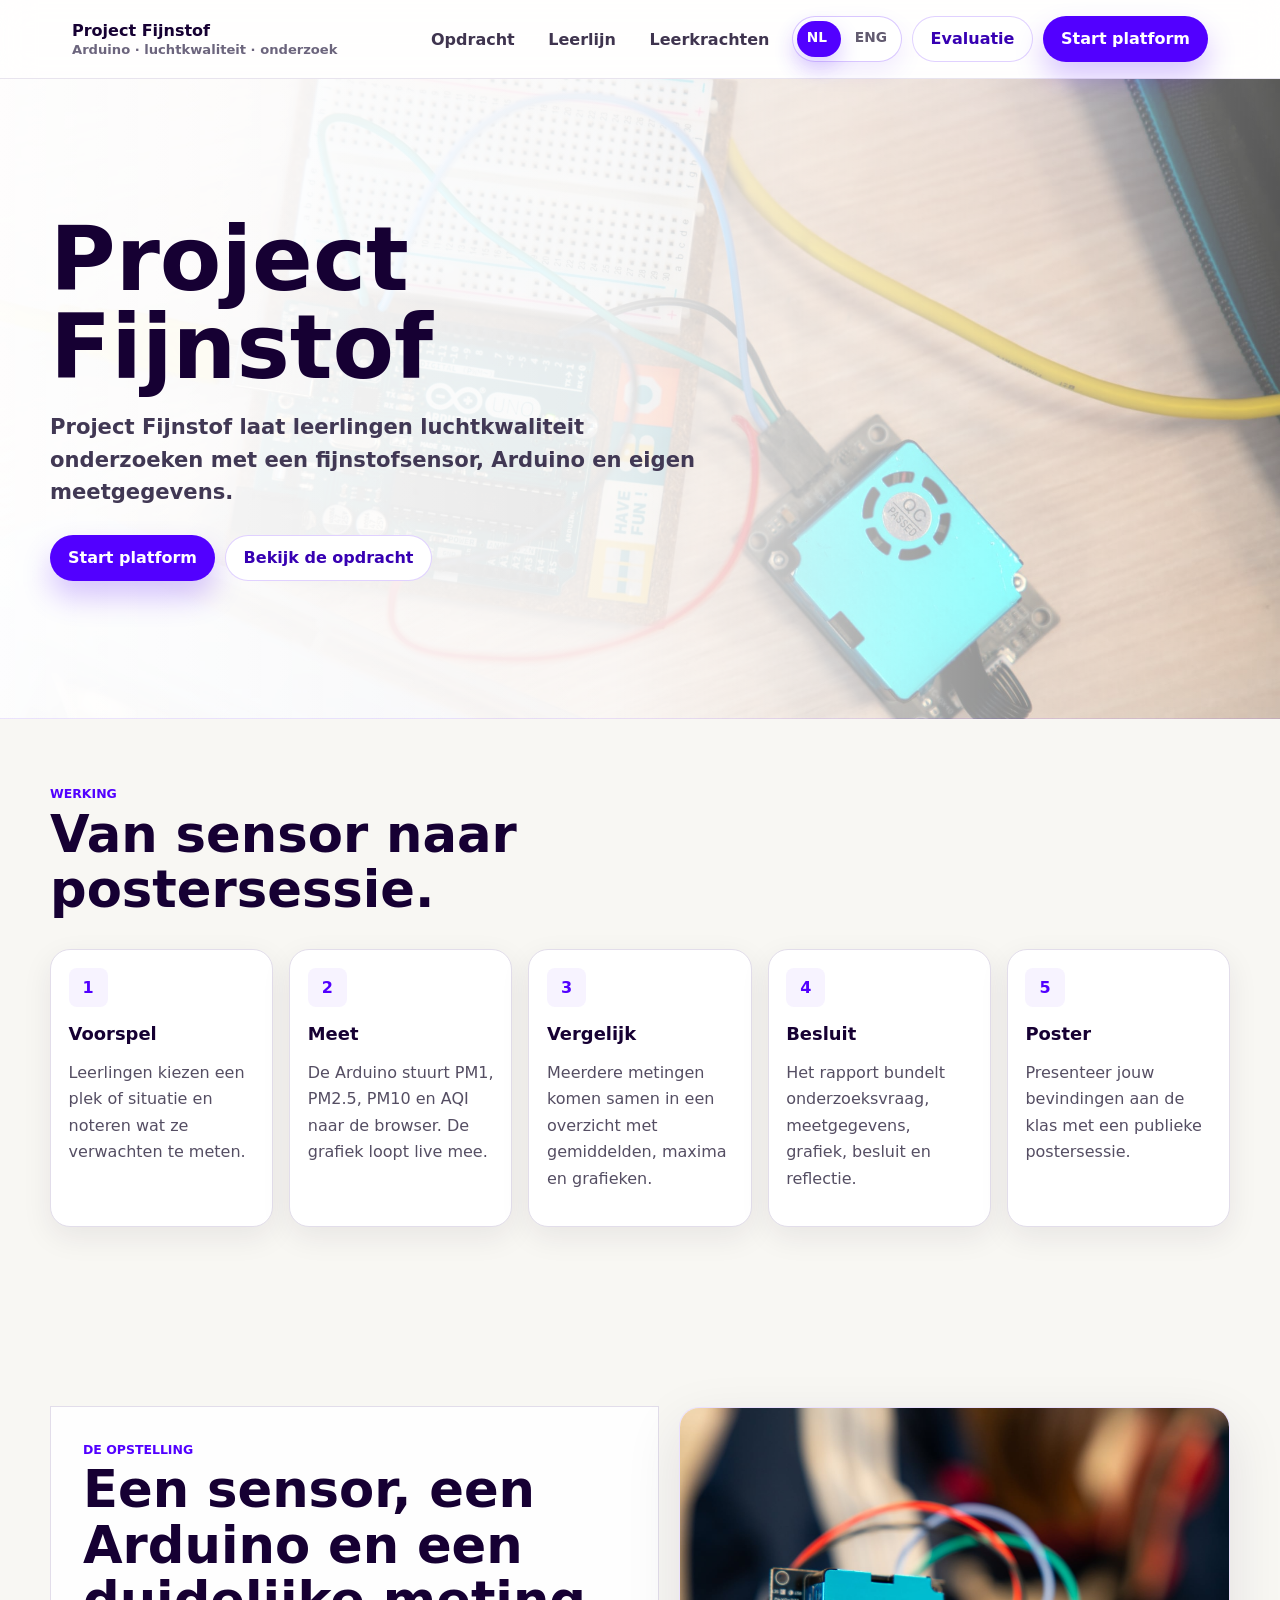
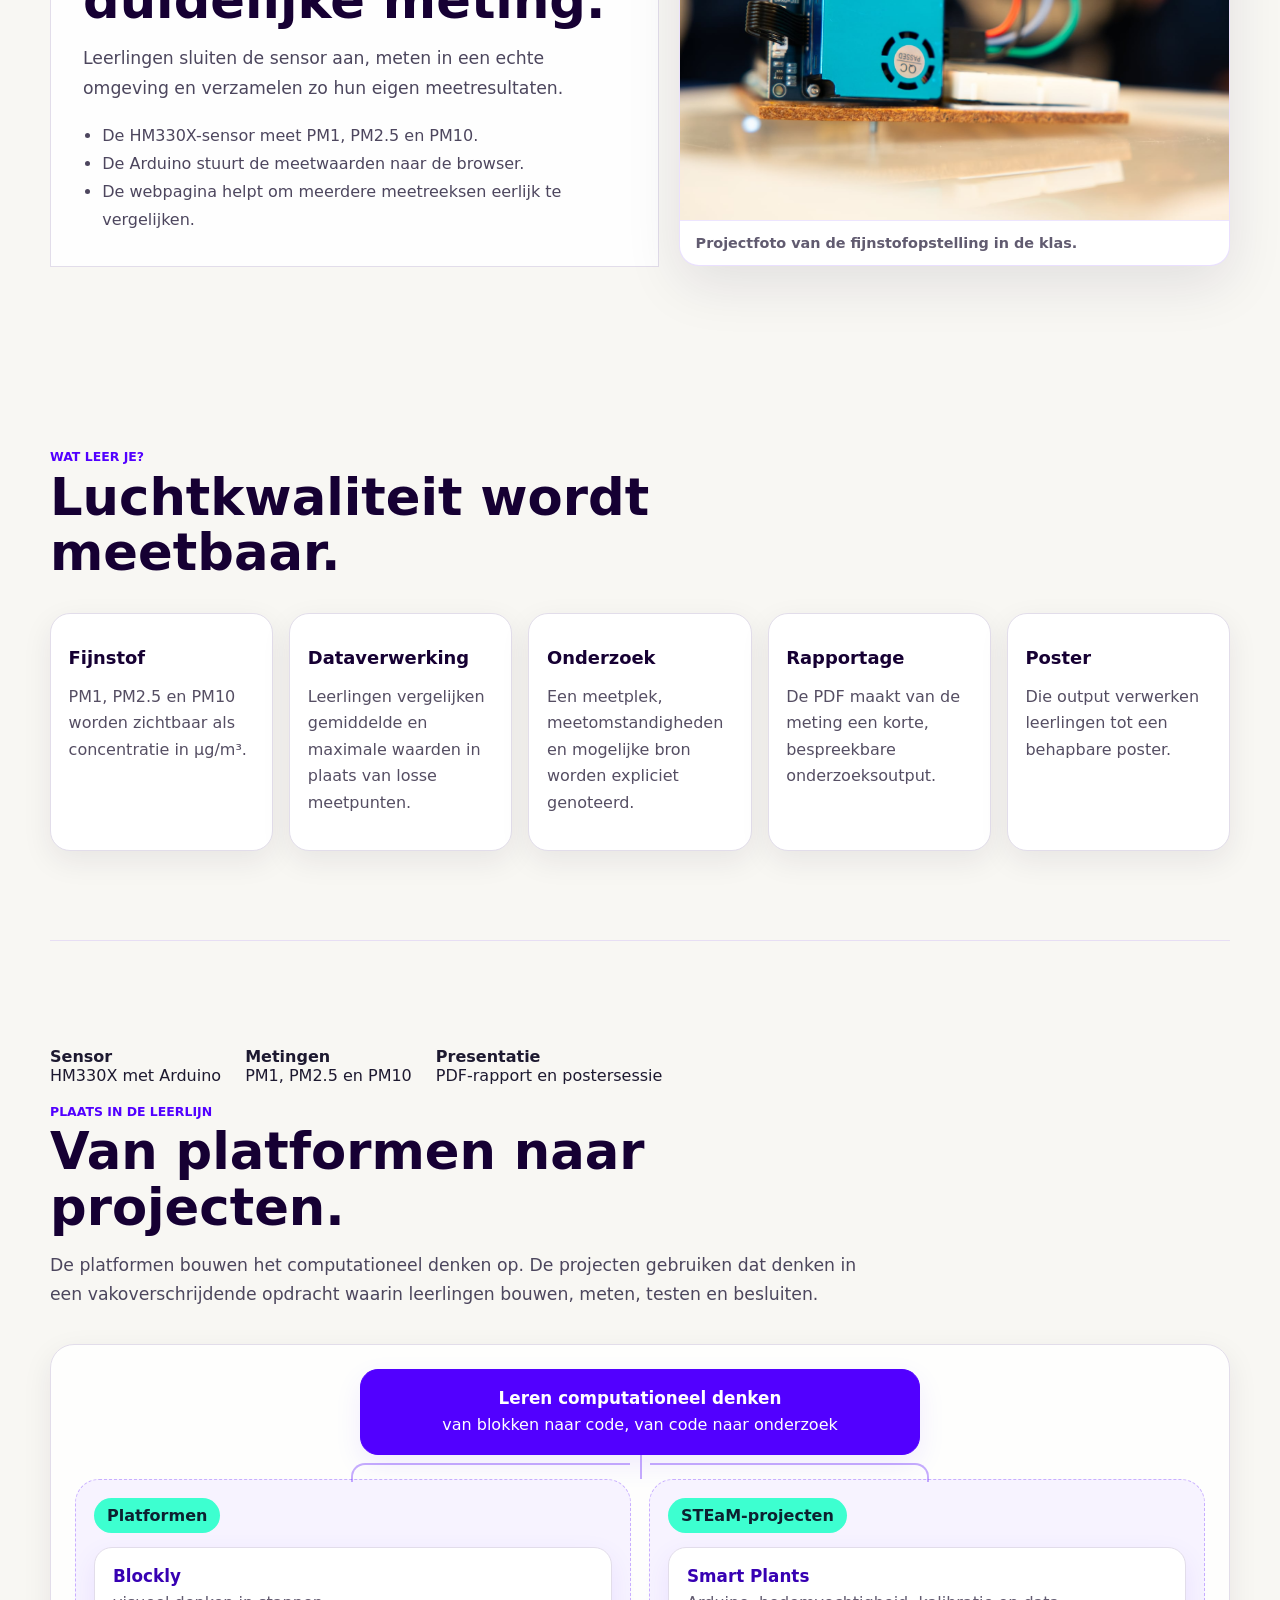
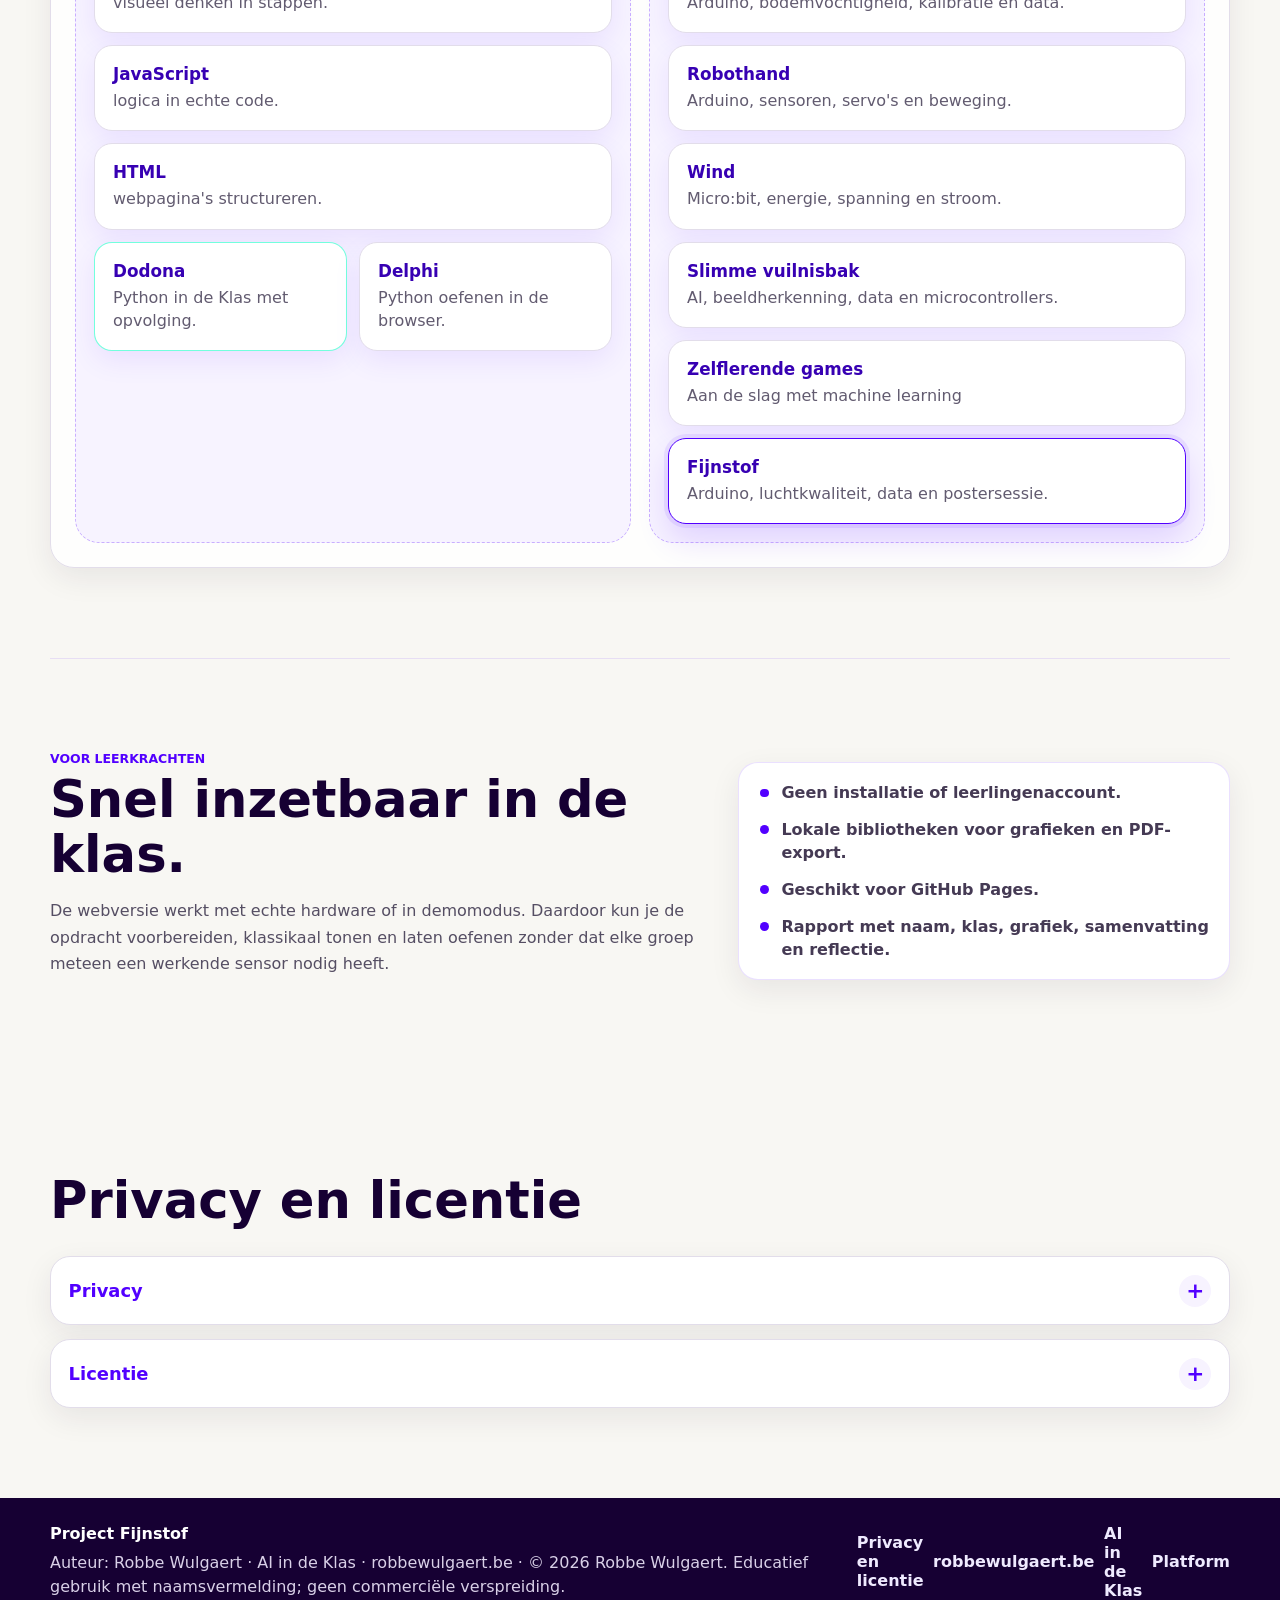
<file: index.html>
<!doctype html>
<!--
  Project Fijnstof - landingspagina
  Copyright (c) 2026 Robbe Wulgaert
-->
<html lang="nl-BE">
<head>
  <meta charset="utf-8" />
  <meta name="viewport" content="width=device-width, initial-scale=1" />
  <meta name="author" content="Robbe Wulgaert, AI in de Klas, robbewulgaert.be" />
  <meta name="copyright" content="Copyright (c) 2026 Robbe Wulgaert" />
  <!-- generated:favicon -->
  <link rel="icon" type="image/png" sizes="64x64" href="./favicon.png?v=ff7968036640">
  <link rel="shortcut icon" type="image/png" sizes="64x64" href="./favicon.png?v=ff7968036640">
  <!-- /generated:favicon -->
<link rel="stylesheet" href="style.css" />
<style>@media (max-width: 980px) { .split { grid-template-columns: minmax(0, 1fr); } .cta-band > div { min-width: 0; } h1, h2 { overflow-wrap: anywhere; } .footer-links { flex-wrap: wrap; } }</style>
  <style id="language-toggle-styles">
.language-toggle {
  display: inline-flex;
  align-items: center;
  gap: 4px;
  border: 1px solid rgba(82, 0, 255, 0.22);
  border-radius: 999px;
  background: #fff;
  padding: 4px;
  box-shadow: 0 10px 24px rgba(82, 0, 255, 0.08);
}
.language-toggle a {
  min-width: 44px;
  min-height: 36px;
  border: 0;
  border-radius: 999px;
  padding: 8px 10px;
  background: transparent;
  color: var(--muted, var(--delphi-muted, #625b70));
  font: inherit;
  font-size: 0.86rem;
  font-weight: 900;
  cursor: pointer;
}
.language-toggle a.is-active {
  background: var(--brand, var(--brand-purple, var(--delphi-blue, #5200FF)));
  color: #fff;
  box-shadow: 0 10px 22px rgba(82, 0, 255, 0.20);
}
.language-toggle a:focus-visible {
  outline: 3px solid rgba(61, 255, 208, 0.75);
  outline-offset: 2px;
}
</style>
<!-- generated:seo-head -->
<title>Project Fijnstof</title>
<meta name="description" content="Project Fijnstof laat leerlingen luchtkwaliteit onderzoeken met een fijnstofsensor, Arduino en eigen meetgegevens.">
<meta name="robots" content="index, follow, max-image-preview:large">
<link rel="canonical" href="https://robbew.github.io/projectfijnstof/">
<link rel="alternate" hreflang="nl-BE" href="https://robbew.github.io/projectfijnstof/">
<link rel="alternate" hreflang="en" href="https://robbew.github.io/projectfijnstof/en.html">
<link rel="alternate" hreflang="x-default" href="https://robbew.github.io/projectfijnstof/">
<meta property="og:type" content="website">
<meta property="og:locale" content="nl_BE">
<meta property="og:title" content="Project Fijnstof">
<meta property="og:description" content="Project Fijnstof laat leerlingen luchtkwaliteit onderzoeken met een fijnstofsensor, Arduino en eigen meetgegevens.">
<meta property="og:url" content="https://robbew.github.io/projectfijnstof/">
<meta property="og:image" content="https://robbew.github.io/projectfijnstof/media/fijnstof_hero.jpg">
<meta property="og:image:alt" content="Project Fijnstof — lesproject">
<meta name="twitter:card" content="summary_large_image">
<meta name="twitter:title" content="Project Fijnstof">
<meta name="twitter:description" content="Project Fijnstof laat leerlingen luchtkwaliteit onderzoeken met een fijnstofsensor, Arduino en eigen meetgegevens.">
<meta name="twitter:image" content="https://robbew.github.io/projectfijnstof/media/fijnstof_hero.jpg">
<meta name="twitter:image:alt" content="Project Fijnstof — lesproject">
<script type="application/ld+json">{"@context":"https://schema.org","@graph":[{"@type":"WebPage","@id":"https://robbew.github.io/projectfijnstof/#webpage","url":"https://robbew.github.io/projectfijnstof/","name":"Project Fijnstof","description":"Project Fijnstof laat leerlingen luchtkwaliteit onderzoeken met een fijnstofsensor, Arduino en eigen meetgegevens.","inLanguage":"nl-BE","about":{"@id":"https://robbew.github.io/projectfijnstof/#resource"},"mainEntity":{"@id":"https://robbew.github.io/projectfijnstof/#resource"}},{"@type":"Person","@id":"https://robbew.github.io/aiindeklas/#robbe-wulgaert","name":"Robbe Wulgaert","url":"https://robbew.github.io/aiindeklas/"},{"@type":["CreativeWork","LearningResource"],"@id":"https://robbew.github.io/projectfijnstof/#resource","name":"Project Fijnstof","description":"Project Fijnstof laat leerlingen luchtkwaliteit onderzoeken met een fijnstofsensor, Arduino en eigen meetgegevens.","url":"https://robbew.github.io/projectfijnstof/","creator":{"@id":"https://robbew.github.io/aiindeklas/#robbe-wulgaert"},"license":"https://robbew.github.io/projectfijnstof/LICENSE.md","inLanguage":"nl-BE","teaches":["Meetreeksen vergelijken","Onderzoeksresultaten rapporteren"],"abstract":"Sensor: HM330X met Arduino; Metingen: PM1, PM2.5 en PM10; Presentatie: PDF-rapport en postersessie"}]}</script>
<!-- /generated:seo-head -->
<style id="seo-facts-styles">.seo-facts dl { display: flex; flex-wrap: wrap; gap: 0.75rem 1.5rem; } .seo-facts dl > div { min-width: 10rem; } .seo-facts dt { font-weight: 700; } .seo-facts dd { margin: 0; } .language-toggle a { text-decoration: none; }</style>
</head>
<body class="landing-page">
  <a class="skip-link" href="#main">Spring naar inhoud</a>

  <header class="site-header">
    <nav class="nav" aria-label="Hoofdnavigatie">
      <button class="menu-button" id="menuButton" type="button" aria-expanded="false" aria-controls="navLinks" aria-label="Navigatie openen">
        <span class="menu-button-icon" aria-hidden="true"></span>
      </button>
      <a class="brand-link" href="#top" aria-label="Project Fijnstof">
        <span class="brand-copy">
          <span class="brand-title">Project Fijnstof</span>
          <span class="brand-subtitle">Arduino · luchtkwaliteit · onderzoek</span>
        </span>
      </a>
      <div class="nav-panel" id="navLinks">
        <div class="nav-links">
          <a href="#werking">Opdracht</a>
          <a href="#leerlijn">Leerlijn</a>
          <a href="#klas">Leerkrachten</a>
        </div>
        <div class="nav-actions">
          <div class="language-toggle" role="group" aria-label="Taalkeuze">
            <a href="./" data-language-choice="nl" class="is-active" aria-current="page">NL</a>
            <a href="en.html" data-language-choice="en">ENG</a>
          </div>
          <a class="btn btn-secondary" href="evaluatie.html">Evaluatie</a>
          <a class="btn btn-primary" href="platform.html">Start platform</a>
        </div>
      </div>
    </nav>
  </header>

  <main id="main">
    <section class="landing-hero" id="top" aria-label="Project Fijnstof">
      <div class="hero-content">
        <h1>Project Fijnstof</h1>
        <p class="hero-lead">Project Fijnstof laat leerlingen luchtkwaliteit onderzoeken met een fijnstofsensor, Arduino en eigen meetgegevens.</p>
        <div class="hero-actions">
          <a class="btn btn-primary" href="platform.html">Start platform</a>
          <a class="btn btn-secondary" href="#werking">Bekijk de opdracht</a>
        </div>
      </div>
    </section>

    <section class="section landing-intro" id="werking">
      <div class="section-kicker">Werking</div>
      <h2 class="section-title">Van sensor naar postersessie.</h2>
      <div class="steps">
        <article class="step-card">
          <span>1</span>
          <h3>Voorspel</h3>
          <p>Leerlingen kiezen een plek of situatie en noteren wat ze verwachten te meten.</p>
        </article>
        <article class="step-card">
          <span>2</span>
          <h3>Meet</h3>
          <p>De Arduino stuurt PM1, PM2.5, PM10 en AQI naar de browser. De grafiek loopt live mee.</p>
        </article>
        <article class="step-card">
          <span>3</span>
          <h3>Vergelijk</h3>
          <p>Meerdere metingen komen samen in een overzicht met gemiddelden, maxima en grafieken.</p>
        </article>
        <article class="step-card">
          <span>4</span>
          <h3>Besluit</h3>
          <p>Het rapport bundelt onderzoeksvraag, meetgegevens, grafiek, besluit en reflectie.</p>
        </article>
        <article class="step-card">
          <span>5</span>
          <h3>Poster</h3>
          <p>Presenteer jouw bevindingen aan de klas met een publieke postersessie.</p>
        </article>
      </div>
    </section>

    <section class="section media-section" id="opstelling" aria-label="Projectopstelling">
      <div class="split">
        <article class="audience-card">
          <p class="section-kicker">De opstelling</p>
          <h2 class="section-title">Een sensor, een Arduino en een duidelijke meting.</h2>
          <p class="section-lead">
            Leerlingen sluiten de sensor aan, meten in een echte omgeving en verzamelen zo hun eigen meetresultaten.
          </p>
          <ul class="bullet-list">
            <li>De HM330X-sensor meet PM1, PM2.5 en PM10.</li>
            <li>De Arduino stuurt de meetwaarden naar de browser.</li>
            <li>De webpagina helpt om meerdere meetreeksen eerlijk te vergelijken.</li>
          </ul>
        </article>

        <figure class="photo-frame">
          <img src="media/fijnstof_opstelling.jpg" alt="Arduino fijnstofopstelling met sensor en bedrading" />
          <figcaption>Projectfoto van de fijnstofopstelling in de klas.</figcaption>
        </figure>
      </div>
    </section>

    <section class="section" id="leren">
      <div class="section-kicker">Wat leer je?</div>
      <h2 class="section-title">Luchtkwaliteit wordt meetbaar.</h2>
      <div class="feature-grid">
        <article class="feature-card">
          <h3>Fijnstof</h3>
          <p>PM1, PM2.5 en PM10 worden zichtbaar als concentratie in µg/m³.</p>
        </article>
        <article class="feature-card">
          <h3>Dataverwerking</h3>
          <p>Leerlingen vergelijken gemiddelde en maximale waarden in plaats van losse meetpunten.</p>
        </article>
        <article class="feature-card">
          <h3>Onderzoek</h3>
          <p>Een meetplek, meetomstandigheden en mogelijke bron worden expliciet genoteerd.</p>
        </article>
        <article class="feature-card">
          <h3>Rapportage</h3>
          <p>De PDF maakt van de meting een korte, bespreekbare onderzoeksoutput.</p>
        </article>
        <article class="feature-card">
          <h3>Poster</h3>
          <p>Die output verwerken leerlingen tot een behapbare poster.</p>
        </article>
      </div>
    </section>

    <section class="section curriculum-section" id="leerlijn">
      <!-- generated:seo-facts -->
<section class="seo-facts" aria-label="Projectgegevens"><dl><div><dt>Sensor</dt><dd>HM330X met Arduino</dd></div><div><dt>Metingen</dt><dd>PM1, PM2.5 en PM10</dd></div><div><dt>Presentatie</dt><dd>PDF-rapport en postersessie</dd></div></dl></section>
<!-- /generated:seo-facts -->
      <!-- generated:heading -->
      <p class="section-kicker">Plaats in de leerlijn</p>
      <h2 class="section-title">Van platformen naar projecten.</h2>
      <p class="section-lead">De platformen bouwen het computationeel denken op. De projecten gebruiken dat denken in een vakoverschrijdende opdracht waarin leerlingen bouwen, meten, testen en besluiten.</p>
      <!-- /generated:heading -->

      <!-- generated:tree -->
      <div class="family-tree" aria-label="Leerlijn van platformen en projecten">
        <div class="tree-root">
          <a class="tree-node root" href="https://www.aiindeklas.be" target="_blank" rel="noopener">
            <strong>Leren computationeel denken</strong>
            <span>van blokken naar code, van code naar onderzoek</span>
          </a>
        </div>
        <div class="tree-branches">
          <div class="tree-branch">
            <div class="branch-title">Platformen</div>
            <div class="tree-stack">
              <a class="tree-node" href="https://robbew.github.io/Blockly/" target="_blank" rel="noopener">
                <strong>Blockly</strong>
                <span>visueel denken in stappen.</span>
              </a>
              <a class="tree-node" href="https://robbew.github.io/jsindeklas/" target="_blank" rel="noopener">
                <strong>JavaScript</strong>
                <span>logica in echte code.</span>
              </a>
              <a class="tree-node" href="https://robbew.github.io/htmlindeklas/" target="_blank" rel="noopener">
                <strong>HTML</strong>
                <span>webpagina&#x27;s structureren.</span>
              </a>
              <div class="delphi-dodona-pair" aria-label="Dodona en Delphi">
                <a class="tree-node dodona" href="https://dodona.be/nl/courses/2641/" target="_blank" rel="noopener">
                  <strong>Dodona</strong>
                  <span>Python in de Klas met opvolging.</span>
                </a>
                <a class="tree-node" href="https://robbew.github.io/delphi/" target="_blank" rel="noopener">
                  <strong>Delphi</strong>
                  <span>Python oefenen in de browser.</span>
                </a>
              </div>
            </div>
          </div>
          <div class="tree-branch">
            <div class="branch-title">STEaM-projecten</div>
            <div class="tree-stack">
              <a class="tree-node" href="https://robbew.github.io/smartplants/" target="_blank" rel="noopener">
                <strong>Smart Plants</strong>
                <span>Arduino, bodemvochtigheid, kalibratie en data.</span>
              </a>
              <a class="tree-node" href="https://robbew.github.io/robothand/" target="_blank" rel="noopener">
                <strong>Robothand</strong>
                <span>Arduino, sensoren, servo&#x27;s en beweging.</span>
              </a>
              <a class="tree-node" href="https://robbew.github.io/projectwind/" target="_blank" rel="noopener">
                <strong>Wind</strong>
                <span>Micro:bit, energie, spanning en stroom.</span>
              </a>
              <a class="tree-node" href="https://robbew.github.io/slimme_vuilnisbak/" target="_blank" rel="noopener">
                <strong>Slimme vuilnisbak</strong>
                <span>AI, beeldherkenning, data en microcontrollers.</span>
              </a>
              <a class="tree-node" href="https://robbew.github.io/aiindeklas/zelflerende-games/" target="_blank" rel="noopener">
                <strong>Zelflerende games</strong>
                <span>Aan de slag met machine learning</span>
              </a>
              <a class="tree-node current" href="https://robbew.github.io/projectfijnstof/" target="_blank" rel="noopener" aria-current="page">
                <strong>Fijnstof</strong>
                <span>Arduino, luchtkwaliteit, data en postersessie.</span>
              </a>
            </div>
          </div>
        </div>
      </div>
      <!-- /generated:tree -->
    </section>

    <section class="section split-section teacher-section" id="klas">
      <div class="teacher-copy">
        <div class="section-kicker">Voor leerkrachten</div>
        <h2 class="section-title">Snel inzetbaar in de klas.</h2>
        <p>
          De webversie werkt met echte hardware of in demomodus. Daardoor kun je de opdracht voorbereiden,
          klassikaal tonen en laten oefenen zonder dat elke groep meteen een werkende sensor nodig heeft.
        </p>
      </div>
      <ul class="check-list teacher-check-list">
        <li>Geen installatie of leerlingenaccount.</li>
        <li>Lokale bibliotheken voor grafieken en PDF-export.</li>
        <li>Geschikt voor GitHub Pages.</li>
        <li>Rapport met naam, klas, grafiek, samenvatting en reflectie.</li>
      </ul>
    </section>

    <section class="section" id="privacy-license" aria-labelledby="privacy-license-title">
      <h2 class="section-title" id="privacy-license-title">Privacy en licentie</h2>
      <div class="privacy-license-list">
        <details class="feature-card privacy-license-details">
          <summary>Privacy</summary>
          <div class="privacy-license-content">
            <p>Dit project gebruikt geen eigen analytics of advertentiecookies. Invoer, voortgang en meetgegevens worden in de browser verwerkt en kunnen lokaal op het toestel worden bewaard. Een download of export gebeurt alleen wanneer de gebruiker die zelf start. Toegang tot aangesloten hardware gebeurt alleen na toestemming in de browser. GitHub Pages registreert het IP-adres van bezoekers voor beveiligingsdoeleinden; externe diensten vallen onder het privacybeleid van hun aanbieder.</p>
            <p><a href="https://docs.github.com/en/pages/getting-started-with-github-pages/what-is-github-pages#data-collection">Lees hoe GitHub Pages technische bezoekgegevens verwerkt.</a></p>
          </div>
        </details>
        <details class="feature-card privacy-license-details">
          <summary>Licentie</summary>
          <div class="privacy-license-content">
            <p>Het oorspronkelijke projectmateriaal van Robbe Wulgaert mag gratis worden gebruikt, gekopieerd en aangepast voor onderwijs, op voorwaarde dat “Robbe Wulgaert – AI in de Klas” duidelijk zichtbaar wordt vermeld, waar redelijkerwijs mogelijk met een link naar het oorspronkelijke project. Commerciële verkoop, betaalde verspreiding, sublicentiëring of herverpakking als commercieel product is niet toegestaan zonder voorafgaande schriftelijke toestemming. Voor ander gebruik buiten onderwijs is ook voorafgaande schriftelijke toestemming nodig. Componenten van derden blijven onder hun eigen licenties vallen.</p>
            <p><a href="LICENSE.md">Lees de volledige licentievoorwaarden.</a></p>
          </div>
        </details>
      </div>
    </section>

  </main>

  <footer class="site-footer">
    <div class="footer-inner">
      <div>
        <div class="footer-title">Project Fijnstof</div>
        <p>Auteur: Robbe Wulgaert · AI in de Klas · robbewulgaert.be · © 2026 Robbe Wulgaert. Educatief gebruik met naamsvermelding; geen commerciële verspreiding.</p>
      </div>
      <div class="footer-links">
        <a href="#privacy-license">Privacy en licentie</a>
        <a href="https://www.robbewulgaert.be">robbewulgaert.be</a>
        <a href="https://www.aiindeklas.be">AI in de Klas</a>
        <a href="platform.html">Platform</a>
      </div>
    </div>
  </footer>

  <script src="landing.js" defer></script>
<script id="language-toggle-script">
(() => {
  const LANGUAGE_KEY = "aiindeklas:index-language";
  const TRANSLATIONS = {
  "Belangrijke acties": "Key actions",
  "Hoe werkt het?": "How does it work?",
  "Start": "Get started",
  "Footerlinks": "Footer links",
  "Navigatie openen": "Open navigation",
  "Projectopstelling": "Project setup",
  "PDF-export": "PDF export",
  "Formularium": "Reference sheet",
  "Arduino fijnstofopstelling met sensor en bedrading": "Arduino particulate matter setup with sensor and wiring",
  "Snel inzetbaar in de klas.": "Ready to use in the classroom.",
  // generated:translations
  "Plaats in de leerlijn": "Place in the learning path",
  "Van platformen naar projecten.": "From platforms to projects.",
  "De platformen bouwen het computationeel denken op. De projecten gebruiken dat denken in een vakoverschrijdende opdracht waarin leerlingen bouwen, meten, testen en besluiten.": "The platforms build computational thinking. The projects use that thinking in a cross-curricular assignment in which students build, measure, test and conclude.",
  "Leerlijn van platformen en projecten": "Learning path of platforms and projects",
  "Leren computationeel denken": "Learning computational thinking",
  "van blokken naar code, van code naar onderzoek": "from blocks to code, from code to research",
  "Blockly": "Blockly",
  "visueel denken in stappen.": "visual step-by-step thinking.",
  "JavaScript": "JavaScript",
  "logica in echte code.": "logic in real code.",
  "HTML": "HTML",
  "webpagina's structureren.": "structuring webpages.",
  "Dodona": "Dodona",
  "Python in de Klas met opvolging.": "Python in the Classroom with tracking.",
  "Delphi": "Delphi",
  "Python oefenen in de browser.": "Practice Python in the browser.",
  "Smart Plants": "Smart Plants",
  "Arduino, bodemvochtigheid, kalibratie en data.": "Arduino, soil moisture, calibration and data.",
  "Robothand": "Robotic hand",
  "Arduino, sensoren, servo's en beweging.": "Arduino, sensors, servos and movement.",
  "Wind": "Wind",
  "Micro:bit, energie, spanning en stroom.": "Micro:bit, energy, voltage and current.",
  "Slimme vuilnisbak": "Smart bin",
  "AI, beeldherkenning, data en microcontrollers.": "AI, image recognition, data and microcontrollers.",
  "Zelflerende games": "Self-learning games",
  "Aan de slag met machine learning": "Getting started with machine learning",
  "Fijnstof": "Particulate matter",
  "Arduino, luchtkwaliteit, data en postersessie.": "Arduino, air quality, data and poster session.",
  "Platformen": "Platforms",
  "STEaM-projecten": "STEaM projects",
  "Dodona en Delphi": "Dodona and Delphi",
  // /generated:translations
  "Privacy en licentie": "Privacy and licence",
  "Dit project gebruikt geen eigen analytics of advertentiecookies. Invoer, voortgang en meetgegevens worden in de browser verwerkt en kunnen lokaal op het toestel worden bewaard. Een download of export gebeurt alleen wanneer de gebruiker die zelf start. Toegang tot aangesloten hardware gebeurt alleen na toestemming in de browser. GitHub Pages registreert het IP-adres van bezoekers voor beveiligingsdoeleinden; externe diensten vallen onder het privacybeleid van hun aanbieder.": "This project does not use its own analytics or advertising cookies. Input, progress and measurement data are processed in the browser and may be stored locally on the device. A download or export occurs only when the user initiates it. Connected hardware is accessed only after permission is given in the browser. GitHub Pages logs visitors’ IP addresses for security purposes; external services are governed by their provider’s privacy policy.",
  "Lees hoe GitHub Pages technische bezoekgegevens verwerkt.": "Read how GitHub Pages processes technical visitor data.",
  "Educatief gebruik met naamsvermelding": "Educational use with attribution",
  "Het oorspronkelijke projectmateriaal van Robbe Wulgaert mag gratis worden gebruikt, gekopieerd en aangepast voor onderwijs, op voorwaarde dat “Robbe Wulgaert – AI in de Klas” duidelijk zichtbaar wordt vermeld, waar redelijkerwijs mogelijk met een link naar het oorspronkelijke project. Commerciële verkoop, betaalde verspreiding, sublicentiëring of herverpakking als commercieel product is niet toegestaan zonder voorafgaande schriftelijke toestemming. Voor ander gebruik buiten onderwijs is ook voorafgaande schriftelijke toestemming nodig. Componenten van derden blijven onder hun eigen licenties vallen.": "Original project material by Robbe Wulgaert may be used, copied and adapted free of charge for education, provided that ‘Robbe Wulgaert – AI in de Klas’ is clearly displayed, where reasonably practical with a link to the original project. Commercial sale, paid distribution, sublicensing or repackaging as a commercial product is not permitted without prior written permission. Other uses outside education also require prior written permission. Third-party components remain subject to their own licences.",
  "Lees de volledige licentievoorwaarden.": "Read the full licence terms.",
  "Auteur: Robbe Wulgaert · AI in de Klas · robbewulgaert.be · © 2026 Robbe Wulgaert. Educatief gebruik met naamsvermelding; geen commerciële verspreiding.": "Author: Robbe Wulgaert · AI in de Klas · robbewulgaert.be · © 2026 Robbe Wulgaert. Educational use with attribution; no commercial distribution.",
  "Spring naar inhoud": "Skip to content",
  "Spring naar hoofdinhoud": "Skip to main content",
  "Hoofdnavigatie": "Main navigation",
  "Paginaonderdelen": "Page sections",
  "Taalkeuze": "Language selection",
  "Nederlands kiezen": "Choose Dutch",
  "Engels kiezen": "Choose English",
  "Evaluatie": "Evaluation",
  "Opdracht": "Assignment",
  "Werking": "How it works",
  "Wat leer je?": "What will you learn?",
  "Onderdelen": "Components",
  "Familie": "Family",
  "Voor leerkrachten": "For teachers",
  "Leerkrachten": "Teachers",
  "Leerlijn": "Learning path",
  "Benodigdheden": "Materials",
  "Privacy": "Privacy",
  "Opstelling": "Setup",
  "Gebruik": "Use",
  "README": "README",
  "Platform": "Platform",
  "Pythia": "Pythia",
  "Start leerplatform": "Start learning platform",
  "Start platform": "Start platform",
  "Menu": "Menu",
  "Bekijk de opdracht": "View the assignment",
  "Lees README": "Read README",
  "Leerplatform": "Learning platform",
  "Onderzoeksplatform": "Research platform",
  "Oefeningmaker": "Exercise builder",
  "Open oefeningmaker": "Open exercise builder",
  "Slimme Vuilnisbak": "Smart Bin",
  "Geen installatie of leerlingenaccount.": "No installation or student account.",
  "Lokale bibliotheken voor grafieken en PDF-export.": "Local libraries for charts and PDF export.",
  "Geschikt voor GitHub Pages.": "Suitable for GitHub Pages.",
  "robbewulgaert.be": "robbewulgaert.be",
  "AI in de Klas": "AI in de Klas",
  "Auteur: Robbe Wulgaert · AI in de Klas · robbewulgaert.be": "Author: Robbe Wulgaert · AI in de Klas · robbewulgaert.be",
  "Auteur: Robbe Wulgaert · AI in de Klas · robbewulgaert.be · © 2026 Robbe Wulgaert.": "Author: Robbe Wulgaert · AI in de Klas · robbewulgaert.be · © 2026 Robbe Wulgaert.",
  "Robbe Wulgaert, AI in de Klas, robbewulgaert.be": "Robbe Wulgaert, AI in de Klas, robbewulgaert.be",
  "Licentie": "License",
  "Third-party notices": "Third-party notices",
  "Contact": "Contact",
  "Project Fijnstof": "Project Particulate Matter",
  "Arduino · luchtkwaliteit · onderzoek": "Arduino · air quality · research",
  "Leerlingen formuleren een onderzoeksvraag, meten fijnstof in hun omgeving, vergelijken meetmomenten en schrijven een besluit op basis van eigen data.": "Students formulate a research question, measure particulate matter in their environment, compare measurement moments and write a conclusion based on their own data.",
  "Van sensor naar postersessie.": "From sensor to poster session.",
  "Voorspel": "Predict",
  "Leerlingen kiezen een plek of situatie en noteren wat ze verwachten te meten.": "Students choose a place or situation and note what they expect to measure.",
  "Meet": "Measure",
  "De Arduino stuurt PM1, PM2.5, PM10 en AQI naar de browser. De grafiek loopt live mee.": "The Arduino sends PM1, PM2.5, PM10 and AQI to the browser. The graph updates live.",
  "Vergelijk": "Compare",
  "Meerdere metingen komen samen in een overzicht met gemiddelden, maxima en grafieken.": "Multiple measurements come together in an overview with averages, maxima and graphs.",
  "Besluit": "Conclude",
  "Het rapport bundelt onderzoeksvraag, meetgegevens, grafiek, besluit en reflectie.": "The report bundles research question, measurement data, graph, conclusion and reflection.",
  "Poster": "Poster",
  "Presenteer jouw bevindingen aan de klas met een publieke postersessie.": "Present your findings to the class in a public poster session.",
  "De opstelling": "The setup",
  "Een sensor, een Arduino en een duidelijke meting.": "One sensor, one Arduino and a clear measurement.",
  "Leerlingen sluiten de sensor aan, meten in een echte omgeving en verzamelen zo hun eigen meetresultaten.": "Students connect the sensor, measure in a real environment and collect their own measurement results.",
  "De HM330X-sensor meet PM1, PM2.5 en PM10.": "The HM330X sensor measures PM1, PM2.5 and PM10.",
  "De Arduino stuurt de meetwaarden naar de browser.": "The Arduino sends the measurements to the browser.",
  "De webpagina helpt om meerdere meetreeksen eerlijk te vergelijken.": "The webpage helps compare multiple measurement series fairly.",
  "Projectfoto van de fijnstofopstelling in de klas.": "Project photo of the particulate matter setup in class.",
  "Luchtkwaliteit wordt meetbaar.": "Air quality becomes measurable.",
  "PM1, PM2.5 en PM10 worden zichtbaar als concentratie in µg/m³.": "PM1, PM2.5 and PM10 become visible as concentrations in µg/m³.",
  "Dataverwerking": "Data processing",
  "Leerlingen vergelijken gemiddelde en maximale waarden in plaats van losse meetpunten.": "Students compare average and maximum values instead of isolated measurement points.",
  "Onderzoek": "Research",
  "Een meetplek, meetomstandigheden en mogelijke bron worden expliciet genoteerd.": "A measurement location, measurement conditions and possible source are explicitly noted.",
  "Rapportage": "Reporting",
  "De PDF maakt van de meting een korte, bespreekbare onderzoeksoutput.": "The PDF turns the measurement into a short research output that can be discussed.",
  "Die output verwerken leerlingen tot een behapbare poster.": "Students process that output into a manageable poster.",
  "De webversie werkt met echte hardware of in demomodus. Daardoor kun je de opdracht voorbereiden, klassikaal tonen en laten oefenen zonder dat elke groep meteen een werkende sensor nodig heeft.": "The web version works with real hardware or in demo mode. This lets you prepare the assignment, show it to the class and let students practise without every group immediately needing a working sensor.",
  "Rapport met naam, klas, grafiek, samenvatting en reflectie.": "Report with name, class, graph, summary and reflection."
};
  const META = {
  "title": "Project Particulate Matter",
  "description": "Project Particulate Matter is a measurement assignment with Arduino, HM330X sensor, WebSerial, live charts and PDF reporting."
};
  const SKIP_TAGS = new Set(["SCRIPT", "STYLE", "NOSCRIPT", "TEXTAREA", "INPUT", "SELECT", "OPTION"]);
  const TEXT_NODES = [];
  const ATTR_NODES = [];
  let originalTitle = document.title;
  let originalDescription = null;
  const normalize = (value) => String(value || "").replace(/\s+/g, " ").trim();
  function preserveOuterWhitespace(original, translated) {
    const start = original.match(/^\s*/)?.[0] || "";
    const end = original.match(/\s*$/)?.[0] || "";
    return start + translated + end;
  }
  function collectTextNodes() {
    if (TEXT_NODES.length) return;
    const walker = document.createTreeWalker(document.body, NodeFilter.SHOW_TEXT, {
      acceptNode(node) {
        const parent = node.parentElement;
        if (!parent || SKIP_TAGS.has(parent.tagName)) return NodeFilter.FILTER_REJECT;
        return normalize(node.nodeValue) ? NodeFilter.FILTER_ACCEPT : NodeFilter.FILTER_REJECT;
      }
    });
    while (walker.nextNode()) {
      const node = walker.currentNode;
      TEXT_NODES.push({ node, original: node.nodeValue, key: normalize(node.nodeValue) });
    }
  }
  function collectAttributes() {
    if (ATTR_NODES.length) return;
    document.querySelectorAll("[aria-label], [alt], [title], [placeholder]").forEach((element) => {
      ["aria-label", "alt", "title", "placeholder"].forEach((attr) => {
        if (element.hasAttribute(attr)) {
          const original = element.getAttribute(attr);
          ATTR_NODES.push({ element, attr, original, key: normalize(original) });
        }
      });
    });
  }
  function setLanguage(language) {
    const useEnglish = language === "en";
    collectTextNodes();
    collectAttributes();
    TEXT_NODES.forEach((entry) => {
      const translated = TRANSLATIONS[entry.key];
      entry.node.nodeValue = useEnglish && translated ? preserveOuterWhitespace(entry.original, translated) : entry.original;
    });
    ATTR_NODES.forEach((entry) => {
      const translated = TRANSLATIONS[entry.key];
      entry.element.setAttribute(entry.attr, useEnglish && translated ? translated : entry.original);
    });
    document.documentElement.lang = useEnglish ? "en" : "nl-BE";
    document.title = useEnglish && META.title ? META.title : originalTitle;
    const description = document.querySelector('meta[name="description"]');
    if (description) {
      if (originalDescription === null) originalDescription = description.getAttribute("content") || "";
      description.setAttribute("content", useEnglish && META.description ? META.description : originalDescription);
    }
    document.querySelectorAll("[data-language-choice]").forEach((button) => {
      const isActive = button.dataset.languageChoice === (useEnglish ? "en" : "nl");
      button.classList.toggle("is-active", isActive);
      if (isActive) button.setAttribute("aria-current", "page"); else button.removeAttribute("aria-current");
    });
    document.dispatchEvent(new CustomEvent("fijnstof:languagechange"));
    try { localStorage.setItem(LANGUAGE_KEY, useEnglish ? "en" : "nl"); } catch (error) {}
  }
  function initLanguageToggle() {
    try { localStorage.setItem(LANGUAGE_KEY, "nl"); } catch (error) {}
    document.dispatchEvent(new CustomEvent("landing:language-ready"));
  }
  if (document.readyState === "loading") document.addEventListener("DOMContentLoaded", initLanguageToggle);
  else initLanguageToggle();
})();
</script>
</body>
</html>
</file>
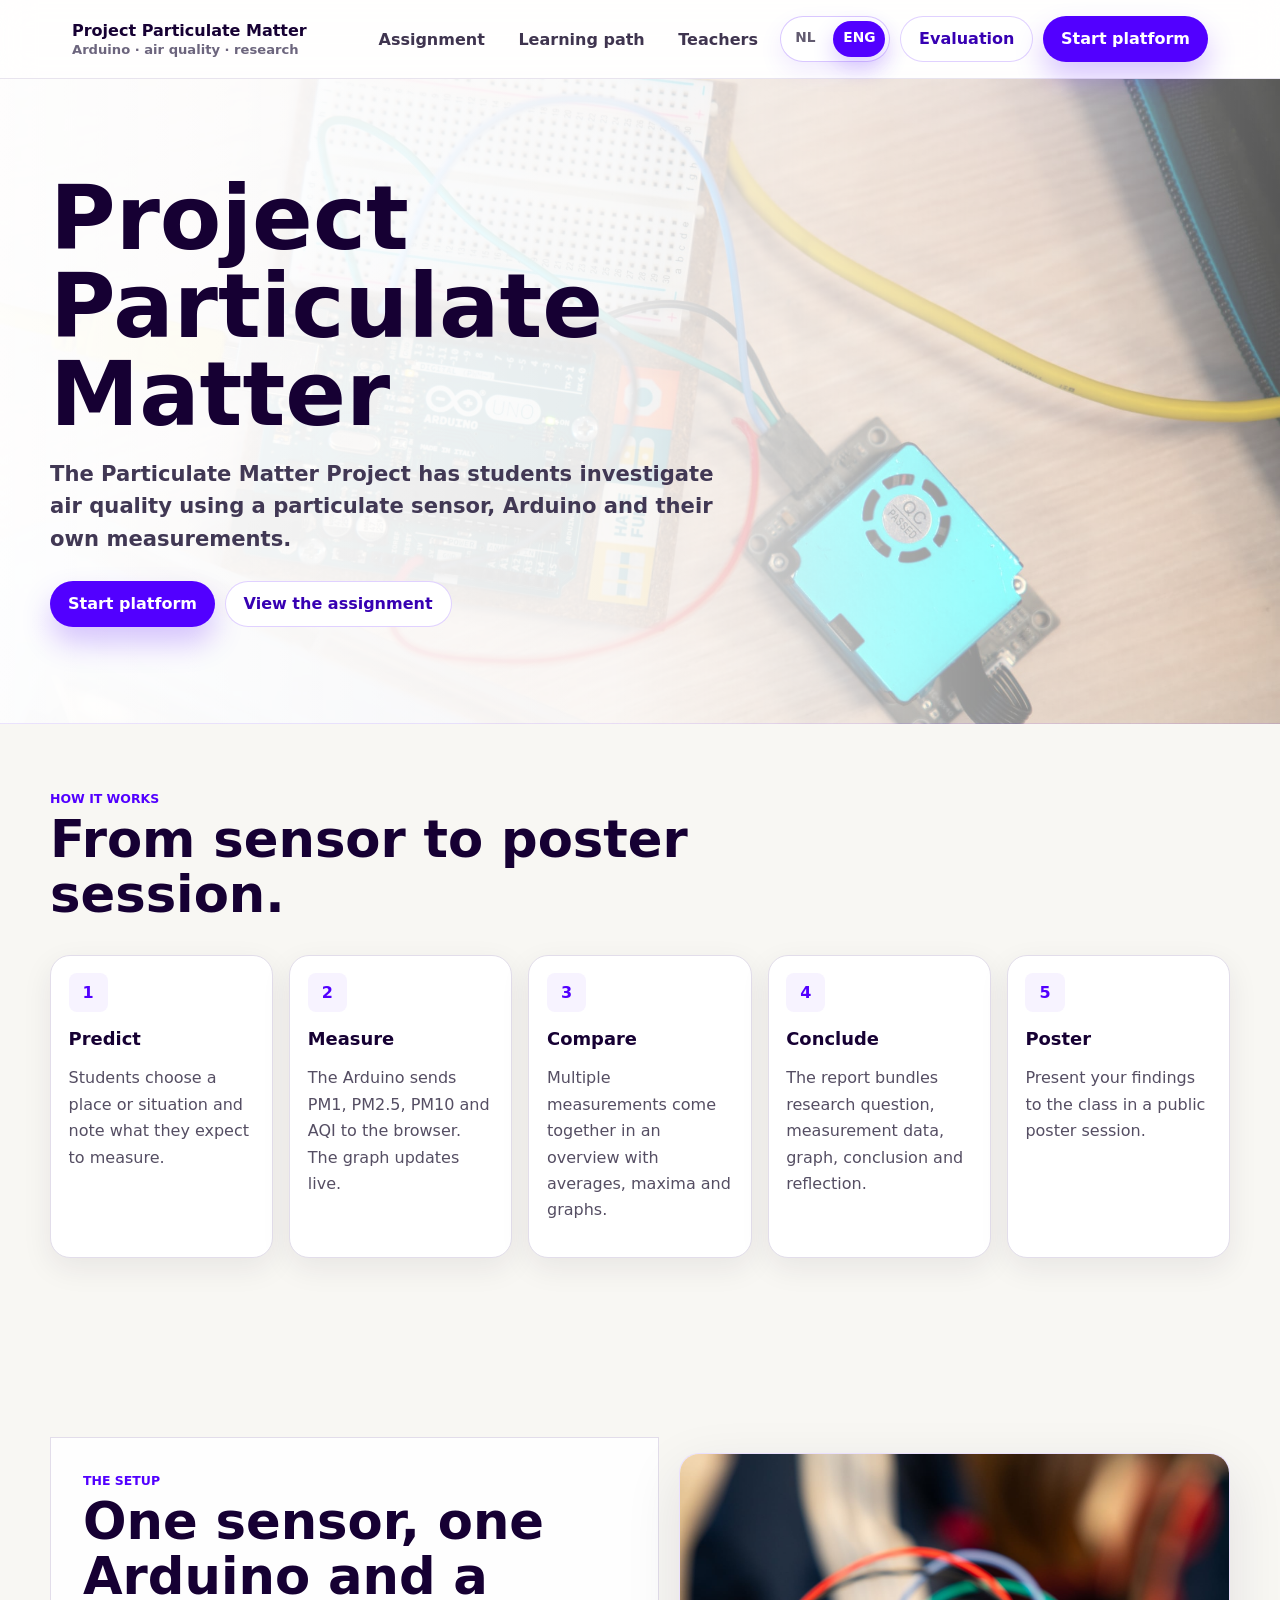
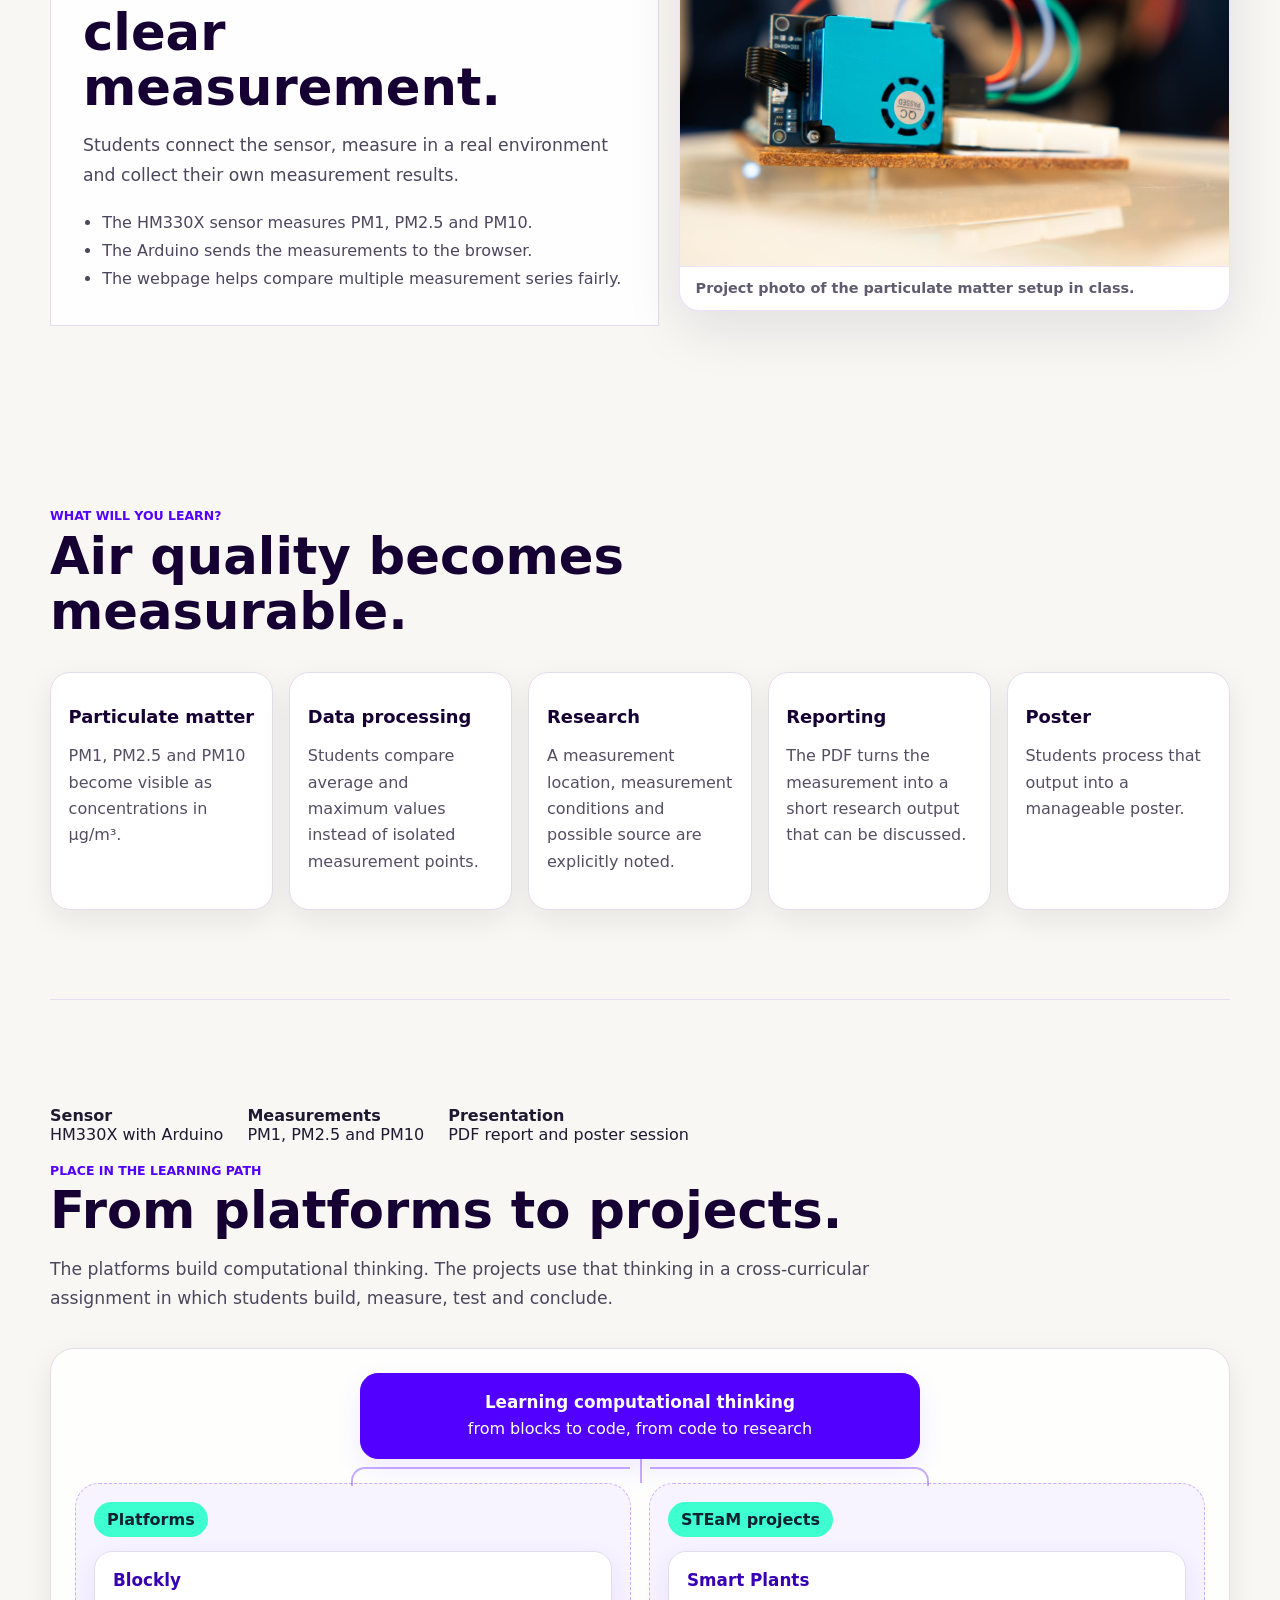
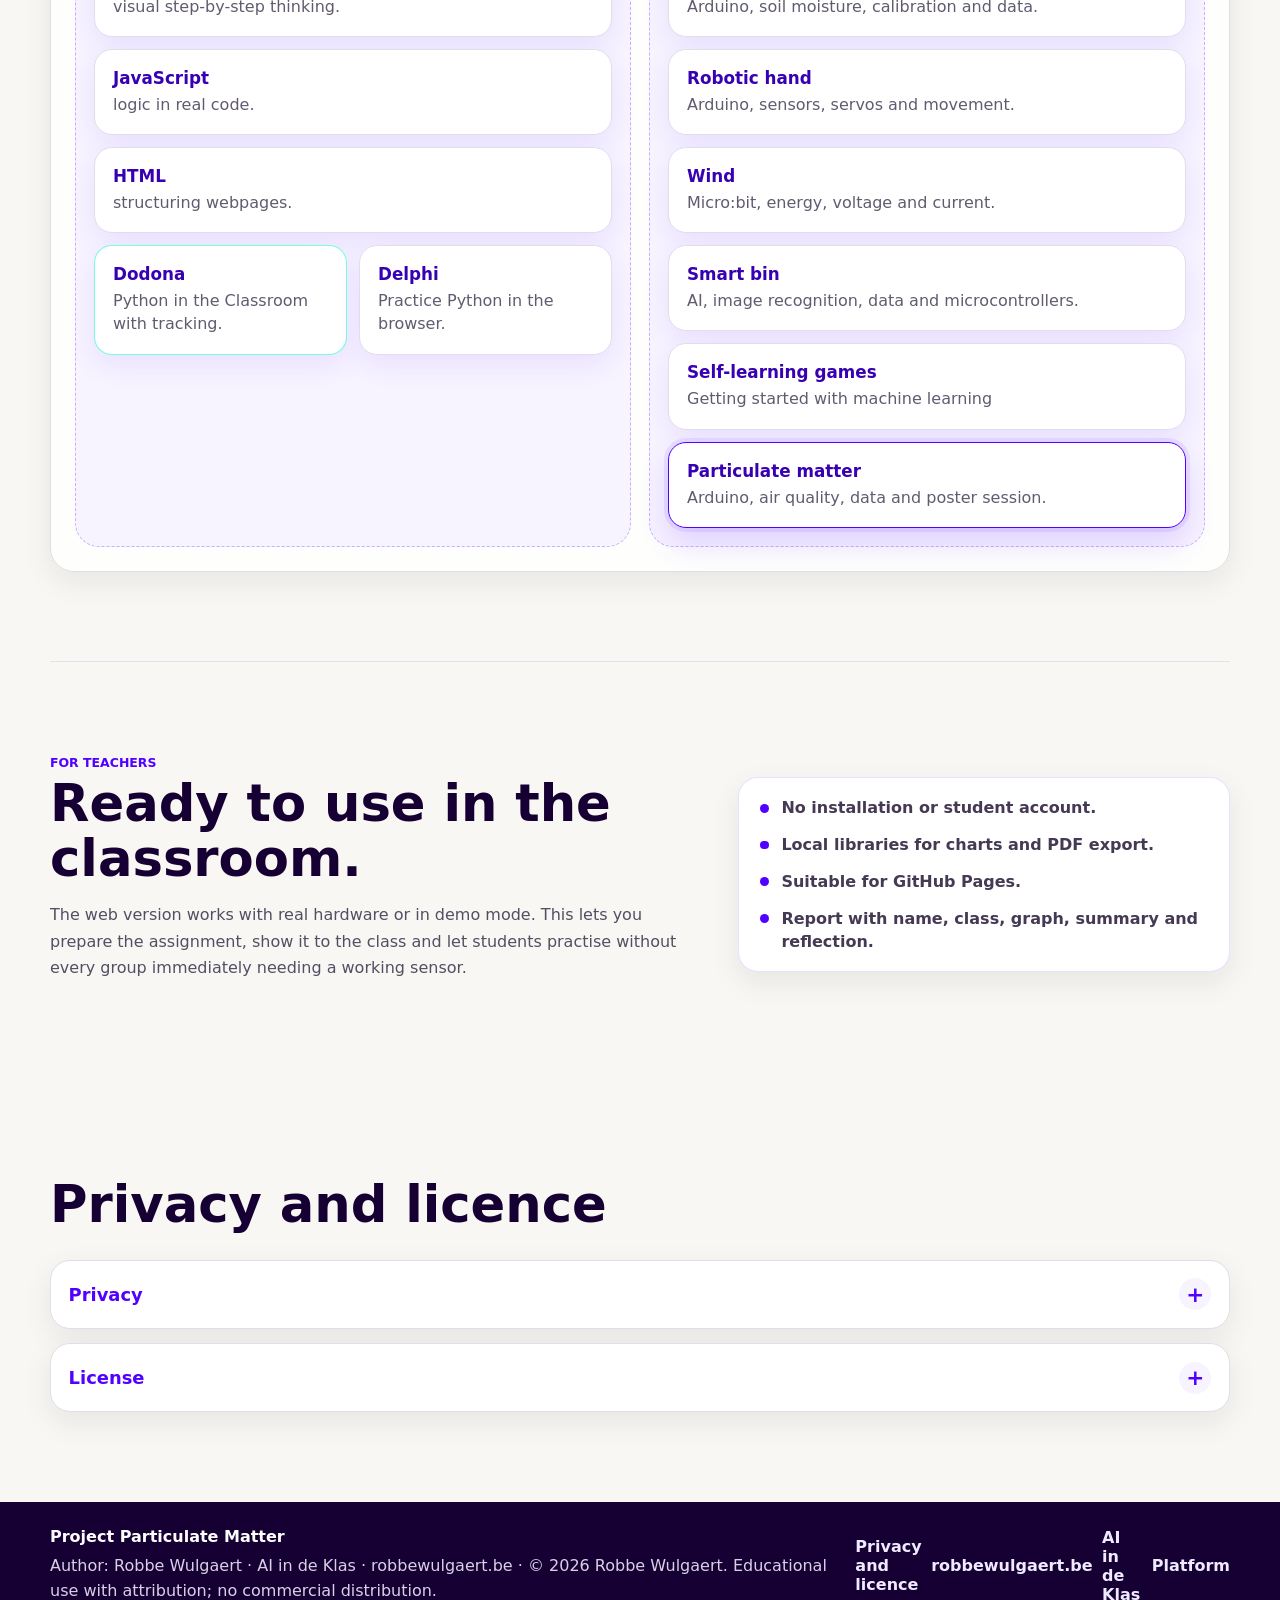
<file: en.html>
<!doctype html>
<!--
  Project Fijnstof - landingspagina
  Copyright (c) 2026 Robbe Wulgaert
-->
<html lang="en">
<head>
  <meta charset="utf-8" />
  <meta name="viewport" content="width=device-width, initial-scale=1" />
  <meta name="author" content="Robbe Wulgaert, AI in de Klas, robbewulgaert.be" />
  <meta name="copyright" content="Copyright (c) 2026 Robbe Wulgaert" />
  <!-- generated:favicon -->
  <link rel="icon" type="image/png" sizes="64x64" href="./favicon.png?v=ff7968036640">
  <link rel="shortcut icon" type="image/png" sizes="64x64" href="./favicon.png?v=ff7968036640">
  <!-- /generated:favicon -->
<link rel="stylesheet" href="style.css" />
<style>@media (max-width: 980px) { .split { grid-template-columns: minmax(0, 1fr); } .cta-band > div { min-width: 0; } h1, h2 { overflow-wrap: anywhere; } .footer-links { flex-wrap: wrap; } }</style>
  <style id="language-toggle-styles">
.language-toggle {
  display: inline-flex;
  align-items: center;
  gap: 4px;
  border: 1px solid rgba(82, 0, 255, 0.22);
  border-radius: 999px;
  background: #fff;
  padding: 4px;
  box-shadow: 0 10px 24px rgba(82, 0, 255, 0.08);
}
.language-toggle a {
  min-width: 44px;
  min-height: 36px;
  border: 0;
  border-radius: 999px;
  padding: 8px 10px;
  background: transparent;
  color: var(--muted, var(--delphi-muted, #625b70));
  font: inherit;
  font-size: 0.86rem;
  font-weight: 900;
  cursor: pointer;
}
.language-toggle a.is-active {
  background: var(--brand, var(--brand-purple, var(--delphi-blue, #5200FF)));
  color: #fff;
  box-shadow: 0 10px 22px rgba(82, 0, 255, 0.20);
}
.language-toggle a:focus-visible {
  outline: 3px solid rgba(61, 255, 208, 0.75);
  outline-offset: 2px;
}
</style>
<!-- generated:seo-head -->
<title>Particulate Matter Project</title>
<meta name="description" content="The Particulate Matter Project has students investigate air quality using a particulate sensor, Arduino and their own measurements.">
<meta name="robots" content="index, follow, max-image-preview:large">
<link rel="canonical" href="https://robbew.github.io/projectfijnstof/en.html">
<link rel="alternate" hreflang="nl-BE" href="https://robbew.github.io/projectfijnstof/">
<link rel="alternate" hreflang="en" href="https://robbew.github.io/projectfijnstof/en.html">
<link rel="alternate" hreflang="x-default" href="https://robbew.github.io/projectfijnstof/">
<meta property="og:type" content="website">
<meta property="og:locale" content="en_GB">
<meta property="og:title" content="Particulate Matter Project">
<meta property="og:description" content="The Particulate Matter Project has students investigate air quality using a particulate sensor, Arduino and their own measurements.">
<meta property="og:url" content="https://robbew.github.io/projectfijnstof/en.html">
<meta property="og:image" content="https://robbew.github.io/projectfijnstof/media/fijnstof_hero.jpg">
<meta property="og:image:alt" content="Particulate Matter Project — learning project">
<meta name="twitter:card" content="summary_large_image">
<meta name="twitter:title" content="Particulate Matter Project">
<meta name="twitter:description" content="The Particulate Matter Project has students investigate air quality using a particulate sensor, Arduino and their own measurements.">
<meta name="twitter:image" content="https://robbew.github.io/projectfijnstof/media/fijnstof_hero.jpg">
<meta name="twitter:image:alt" content="Particulate Matter Project — learning project">
<script type="application/ld+json">{"@context":"https://schema.org","@graph":[{"@type":"WebPage","@id":"https://robbew.github.io/projectfijnstof/en.html#webpage","url":"https://robbew.github.io/projectfijnstof/en.html","name":"Particulate Matter Project","description":"The Particulate Matter Project has students investigate air quality using a particulate sensor, Arduino and their own measurements.","inLanguage":"en","about":{"@id":"https://robbew.github.io/projectfijnstof/#resource"},"mainEntity":{"@id":"https://robbew.github.io/projectfijnstof/#resource"}},{"@type":"Person","@id":"https://robbew.github.io/aiindeklas/#robbe-wulgaert","name":"Robbe Wulgaert","url":"https://robbew.github.io/aiindeklas/"},{"@type":["CreativeWork","LearningResource"],"@id":"https://robbew.github.io/projectfijnstof/#resource","name":"Particulate Matter Project","description":"The Particulate Matter Project has students investigate air quality using a particulate sensor, Arduino and their own measurements.","url":"https://robbew.github.io/projectfijnstof/","creator":{"@id":"https://robbew.github.io/aiindeklas/#robbe-wulgaert"},"license":"https://robbew.github.io/projectfijnstof/LICENSE.md","inLanguage":"en","teaches":["Comparing measurement series","Reporting research findings"],"abstract":"Sensor: HM330X with Arduino; Measurements: PM1, PM2.5 and PM10; Presentation: PDF report and poster session"}]}</script>
<!-- /generated:seo-head -->
<style id="seo-facts-styles">.seo-facts dl { display: flex; flex-wrap: wrap; gap: 0.75rem 1.5rem; } .seo-facts dl > div { min-width: 10rem; } .seo-facts dt { font-weight: 700; } .seo-facts dd { margin: 0; } .language-toggle a { text-decoration: none; }</style>
</head>
<body class="landing-page">
  <a class="skip-link" href="#main">Skip to content</a>

  <header class="site-header">
    <nav class="nav" aria-label="Main navigation">
      <button class="menu-button" id="menuButton" type="button" aria-expanded="false" aria-controls="navLinks" aria-label="Open navigation">
        <span class="menu-button-icon" aria-hidden="true"></span>
      </button>
      <a class="brand-link" href="#top" aria-label="Project Particulate Matter">
        <span class="brand-copy">
          <span class="brand-title">Project Particulate Matter</span>
          <span class="brand-subtitle">Arduino · air quality · research</span>
        </span>
      </a>
      <div class="nav-panel" id="navLinks">
        <div class="nav-links">
          <a href="#werking">Assignment</a>
          <a href="#leerlijn">Learning path</a>
          <a href="#klas">Teachers</a>
        </div>
        <div class="nav-actions">
          <div class="language-toggle" role="group" aria-label="Language selection">
            <a href="./" data-language-choice="nl">NL</a>
            <a href="en.html" data-language-choice="en" class="is-active" aria-current="page">ENG</a>
          </div>
          <a class="btn btn-secondary" href="evaluatie.html">Evaluation</a>
          <a class="btn btn-primary" href="platform.html">Start platform</a>
        </div>
      </div>
    </nav>
  </header>

  <main id="main">
    <section class="landing-hero" id="top" aria-label="Project Particulate Matter">
      <div class="hero-content">
        <h1>Project Particulate Matter</h1>
        <p class="hero-lead">The Particulate Matter Project has students investigate air quality using a particulate sensor, Arduino and their own measurements.</p>
        <div class="hero-actions">
          <a class="btn btn-primary" href="platform.html">Start platform</a>
          <a class="btn btn-secondary" href="#werking">View the assignment</a>
        </div>
      </div>
    </section>

    <section class="section landing-intro" id="werking">
      <div class="section-kicker">How it works</div>
      <h2 class="section-title">From sensor to poster session.</h2>
      <div class="steps">
        <article class="step-card">
          <span>1</span>
          <h3>Predict</h3>
          <p>Students choose a place or situation and note what they expect to measure.</p>
        </article>
        <article class="step-card">
          <span>2</span>
          <h3>Measure</h3>
          <p>The Arduino sends PM1, PM2.5, PM10 and AQI to the browser. The graph updates live.</p>
        </article>
        <article class="step-card">
          <span>3</span>
          <h3>Compare</h3>
          <p>Multiple measurements come together in an overview with averages, maxima and graphs.</p>
        </article>
        <article class="step-card">
          <span>4</span>
          <h3>Conclude</h3>
          <p>The report bundles research question, measurement data, graph, conclusion and reflection.</p>
        </article>
        <article class="step-card">
          <span>5</span>
          <h3>Poster</h3>
          <p>Present your findings to the class in a public poster session.</p>
        </article>
      </div>
    </section>

    <section class="section media-section" id="opstelling" aria-label="Project setup">
      <div class="split">
        <article class="audience-card">
          <p class="section-kicker">The setup</p>
          <h2 class="section-title">One sensor, one Arduino and a clear measurement.</h2>
          <p class="section-lead">
            Students connect the sensor, measure in a real environment and collect their own measurement results.
          </p>
          <ul class="bullet-list">
            <li>The HM330X sensor measures PM1, PM2.5 and PM10.</li>
            <li>The Arduino sends the measurements to the browser.</li>
            <li>The webpage helps compare multiple measurement series fairly.</li>
          </ul>
        </article>

        <figure class="photo-frame">
          <img src="media/fijnstof_opstelling.jpg" alt="Arduino particulate matter setup with sensor and wiring" />
          <figcaption>Project photo of the particulate matter setup in class.</figcaption>
        </figure>
      </div>
    </section>

    <section class="section" id="leren">
      <div class="section-kicker">What will you learn?</div>
      <h2 class="section-title">Air quality becomes measurable.</h2>
      <div class="feature-grid">
        <article class="feature-card">
          <h3>Particulate matter</h3>
          <p>PM1, PM2.5 and PM10 become visible as concentrations in µg/m³.</p>
        </article>
        <article class="feature-card">
          <h3>Data processing</h3>
          <p>Students compare average and maximum values instead of isolated measurement points.</p>
        </article>
        <article class="feature-card">
          <h3>Research</h3>
          <p>A measurement location, measurement conditions and possible source are explicitly noted.</p>
        </article>
        <article class="feature-card">
          <h3>Reporting</h3>
          <p>The PDF turns the measurement into a short research output that can be discussed.</p>
        </article>
        <article class="feature-card">
          <h3>Poster</h3>
          <p>Students process that output into a manageable poster.</p>
        </article>
      </div>
    </section>

    <section class="section curriculum-section" id="leerlijn">
      <!-- generated:seo-facts -->
<section class="seo-facts" aria-label="Project facts"><dl><div><dt>Sensor</dt><dd>HM330X with Arduino</dd></div><div><dt>Measurements</dt><dd>PM1, PM2.5 and PM10</dd></div><div><dt>Presentation</dt><dd>PDF report and poster session</dd></div></dl></section>
<!-- /generated:seo-facts -->
      <!-- generated:heading -->
      <p class="section-kicker">Place in the learning path</p>
      <h2 class="section-title">From platforms to projects.</h2>
      <p class="section-lead">The platforms build computational thinking. The projects use that thinking in a cross-curricular assignment in which students build, measure, test and conclude.</p>
      <!-- /generated:heading -->

      <!-- generated:tree -->
      <div class="family-tree" aria-label="Learning path of platforms and projects">
        <div class="tree-root">
          <a class="tree-node root" href="https://www.aiindeklas.be" target="_blank" rel="noopener">
            <strong>Learning computational thinking</strong>
            <span>from blocks to code, from code to research</span>
          </a>
        </div>
        <div class="tree-branches">
          <div class="tree-branch">
            <div class="branch-title">Platforms</div>
            <div class="tree-stack">
              <a class="tree-node" href="https://robbew.github.io/Blockly/" target="_blank" rel="noopener">
                <strong>Blockly</strong>
                <span>visual step-by-step thinking.</span>
              </a>
              <a class="tree-node" href="https://robbew.github.io/jsindeklas/" target="_blank" rel="noopener">
                <strong>JavaScript</strong>
                <span>logic in real code.</span>
              </a>
              <a class="tree-node" href="https://robbew.github.io/htmlindeklas/" target="_blank" rel="noopener">
                <strong>HTML</strong>
                <span>structuring webpages.</span>
              </a>
              <div class="delphi-dodona-pair" aria-label="Dodona and Delphi">
                <a class="tree-node dodona" href="https://dodona.be/nl/courses/2641/" target="_blank" rel="noopener">
                  <strong>Dodona</strong>
                  <span>Python in the Classroom with tracking.</span>
                </a>
                <a class="tree-node" href="https://robbew.github.io/delphi/" target="_blank" rel="noopener">
                  <strong>Delphi</strong>
                  <span>Practice Python in the browser.</span>
                </a>
              </div>
            </div>
          </div>
          <div class="tree-branch">
            <div class="branch-title">STEaM projects</div>
            <div class="tree-stack">
              <a class="tree-node" href="https://robbew.github.io/smartplants/" target="_blank" rel="noopener">
                <strong>Smart Plants</strong>
                <span>Arduino, soil moisture, calibration and data.</span>
              </a>
              <a class="tree-node" href="https://robbew.github.io/robothand/" target="_blank" rel="noopener">
                <strong>Robotic hand</strong>
                <span>Arduino, sensors, servos and movement.</span>
              </a>
              <a class="tree-node" href="https://robbew.github.io/projectwind/" target="_blank" rel="noopener">
                <strong>Wind</strong>
                <span>Micro:bit, energy, voltage and current.</span>
              </a>
              <a class="tree-node" href="https://robbew.github.io/slimme_vuilnisbak/" target="_blank" rel="noopener">
                <strong>Smart bin</strong>
                <span>AI, image recognition, data and microcontrollers.</span>
              </a>
              <a class="tree-node" href="https://robbew.github.io/aiindeklas/zelflerende-games/" target="_blank" rel="noopener">
                <strong>Self-learning games</strong>
                <span>Getting started with machine learning</span>
              </a>
              <a class="tree-node current" href="https://robbew.github.io/projectfijnstof/" target="_blank" rel="noopener" aria-current="page">
                <strong>Particulate matter</strong>
                <span>Arduino, air quality, data and poster session.</span>
              </a>
            </div>
          </div>
        </div>
      </div>
      <!-- /generated:tree -->
    </section>

    <section class="section split-section teacher-section" id="klas">
      <div class="teacher-copy">
        <div class="section-kicker">For teachers</div>
        <h2 class="section-title">Ready to use in the classroom.</h2>
        <p>
          The web version works with real hardware or in demo mode. This lets you prepare the assignment, show it to the class and let students practise without every group immediately needing a working sensor.
        </p>
      </div>
      <ul class="check-list teacher-check-list">
        <li>No installation or student account.</li>
        <li>Local libraries for charts and PDF export.</li>
        <li>Suitable for GitHub Pages.</li>
        <li>Report with name, class, graph, summary and reflection.</li>
      </ul>
    </section>

    <section class="section" id="privacy-license" aria-labelledby="privacy-license-title">
      <h2 class="section-title" id="privacy-license-title">Privacy and licence</h2>
      <div class="privacy-license-list">
        <details class="feature-card privacy-license-details">
          <summary>Privacy</summary>
          <div class="privacy-license-content">
            <p>This project does not use its own analytics or advertising cookies. Input, progress and measurement data are processed in the browser and may be stored locally on the device. A download or export occurs only when the user initiates it. Connected hardware is accessed only after permission is given in the browser. GitHub Pages logs visitors’ IP addresses for security purposes; external services are governed by their provider’s privacy policy.</p>
            <p><a href="https://docs.github.com/en/pages/getting-started-with-github-pages/what-is-github-pages#data-collection">Read how GitHub Pages processes technical visitor data.</a></p>
          </div>
        </details>
        <details class="feature-card privacy-license-details">
          <summary>License</summary>
          <div class="privacy-license-content">
            <p>Original project material by Robbe Wulgaert may be used, copied and adapted free of charge for education, provided that ‘Robbe Wulgaert – AI in de Klas’ is clearly displayed, where reasonably practical with a link to the original project. Commercial sale, paid distribution, sublicensing or repackaging as a commercial product is not permitted without prior written permission. Other uses outside education also require prior written permission. Third-party components remain subject to their own licences.</p>
            <p><a href="LICENSE.md">Read the full licence terms.</a></p>
          </div>
        </details>
      </div>
    </section>

  </main>

  <footer class="site-footer">
    <div class="footer-inner">
      <div>
        <div class="footer-title">Project Particulate Matter</div>
        <p>Author: Robbe Wulgaert · AI in de Klas · robbewulgaert.be · © 2026 Robbe Wulgaert. Educational use with attribution; no commercial distribution.</p>
      </div>
      <div class="footer-links">
        <a href="#privacy-license">Privacy and licence</a>
        <a href="https://www.robbewulgaert.be">robbewulgaert.be</a>
        <a href="https://www.aiindeklas.be">AI in de Klas</a>
        <a href="platform.html">Platform</a>
      </div>
    </div>
  </footer>

  <script src="landing.js" defer></script>
<script id="language-toggle-script">
(() => {
  const LANGUAGE_KEY = "aiindeklas:index-language";
  const TRANSLATIONS = {
  "Belangrijke acties": "Key actions",
  "Hoe werkt het?": "How does it work?",
  "Start": "Get started",
  "Footerlinks": "Footer links",
  "Navigatie openen": "Open navigation",
  "Projectopstelling": "Project setup",
  "PDF-export": "PDF export",
  "Formularium": "Reference sheet",
  "Arduino fijnstofopstelling met sensor en bedrading": "Arduino particulate matter setup with sensor and wiring",
  "Snel inzetbaar in de klas.": "Ready to use in the classroom.",
  // generated:translations
  "Plaats in de leerlijn": "Place in the learning path",
  "Van platformen naar projecten.": "From platforms to projects.",
  "De platformen bouwen het computationeel denken op. De projecten gebruiken dat denken in een vakoverschrijdende opdracht waarin leerlingen bouwen, meten, testen en besluiten.": "The platforms build computational thinking. The projects use that thinking in a cross-curricular assignment in which students build, measure, test and conclude.",
  "Leerlijn van platformen en projecten": "Learning path of platforms and projects",
  "Leren computationeel denken": "Learning computational thinking",
  "van blokken naar code, van code naar onderzoek": "from blocks to code, from code to research",
  "Blockly": "Blockly",
  "visueel denken in stappen.": "visual step-by-step thinking.",
  "JavaScript": "JavaScript",
  "logica in echte code.": "logic in real code.",
  "HTML": "HTML",
  "webpagina's structureren.": "structuring webpages.",
  "Dodona": "Dodona",
  "Python in de Klas met opvolging.": "Python in the Classroom with tracking.",
  "Delphi": "Delphi",
  "Python oefenen in de browser.": "Practice Python in the browser.",
  "Smart Plants": "Smart Plants",
  "Arduino, bodemvochtigheid, kalibratie en data.": "Arduino, soil moisture, calibration and data.",
  "Robothand": "Robotic hand",
  "Arduino, sensoren, servo's en beweging.": "Arduino, sensors, servos and movement.",
  "Wind": "Wind",
  "Micro:bit, energie, spanning en stroom.": "Micro:bit, energy, voltage and current.",
  "Slimme vuilnisbak": "Smart bin",
  "AI, beeldherkenning, data en microcontrollers.": "AI, image recognition, data and microcontrollers.",
  "Zelflerende games": "Self-learning games",
  "Aan de slag met machine learning": "Getting started with machine learning",
  "Fijnstof": "Particulate matter",
  "Arduino, luchtkwaliteit, data en postersessie.": "Arduino, air quality, data and poster session.",
  "Platformen": "Platforms",
  "STEaM-projecten": "STEaM projects",
  "Dodona en Delphi": "Dodona and Delphi",
  // /generated:translations
  "Privacy en licentie": "Privacy and licence",
  "Dit project gebruikt geen eigen analytics of advertentiecookies. Invoer, voortgang en meetgegevens worden in de browser verwerkt en kunnen lokaal op het toestel worden bewaard. Een download of export gebeurt alleen wanneer de gebruiker die zelf start. Toegang tot aangesloten hardware gebeurt alleen na toestemming in de browser. GitHub Pages registreert het IP-adres van bezoekers voor beveiligingsdoeleinden; externe diensten vallen onder het privacybeleid van hun aanbieder.": "This project does not use its own analytics or advertising cookies. Input, progress and measurement data are processed in the browser and may be stored locally on the device. A download or export occurs only when the user initiates it. Connected hardware is accessed only after permission is given in the browser. GitHub Pages logs visitors’ IP addresses for security purposes; external services are governed by their provider’s privacy policy.",
  "Lees hoe GitHub Pages technische bezoekgegevens verwerkt.": "Read how GitHub Pages processes technical visitor data.",
  "Educatief gebruik met naamsvermelding": "Educational use with attribution",
  "Het oorspronkelijke projectmateriaal van Robbe Wulgaert mag gratis worden gebruikt, gekopieerd en aangepast voor onderwijs, op voorwaarde dat “Robbe Wulgaert – AI in de Klas” duidelijk zichtbaar wordt vermeld, waar redelijkerwijs mogelijk met een link naar het oorspronkelijke project. Commerciële verkoop, betaalde verspreiding, sublicentiëring of herverpakking als commercieel product is niet toegestaan zonder voorafgaande schriftelijke toestemming. Voor ander gebruik buiten onderwijs is ook voorafgaande schriftelijke toestemming nodig. Componenten van derden blijven onder hun eigen licenties vallen.": "Original project material by Robbe Wulgaert may be used, copied and adapted free of charge for education, provided that ‘Robbe Wulgaert – AI in de Klas’ is clearly displayed, where reasonably practical with a link to the original project. Commercial sale, paid distribution, sublicensing or repackaging as a commercial product is not permitted without prior written permission. Other uses outside education also require prior written permission. Third-party components remain subject to their own licences.",
  "Lees de volledige licentievoorwaarden.": "Read the full licence terms.",
  "Auteur: Robbe Wulgaert · AI in de Klas · robbewulgaert.be · © 2026 Robbe Wulgaert. Educatief gebruik met naamsvermelding; geen commerciële verspreiding.": "Author: Robbe Wulgaert · AI in de Klas · robbewulgaert.be · © 2026 Robbe Wulgaert. Educational use with attribution; no commercial distribution.",
  "Spring naar inhoud": "Skip to content",
  "Spring naar hoofdinhoud": "Skip to main content",
  "Hoofdnavigatie": "Main navigation",
  "Paginaonderdelen": "Page sections",
  "Taalkeuze": "Language selection",
  "Nederlands kiezen": "Choose Dutch",
  "Engels kiezen": "Choose English",
  "Evaluatie": "Evaluation",
  "Opdracht": "Assignment",
  "Werking": "How it works",
  "Wat leer je?": "What will you learn?",
  "Onderdelen": "Components",
  "Familie": "Family",
  "Voor leerkrachten": "For teachers",
  "Leerkrachten": "Teachers",
  "Leerlijn": "Learning path",
  "Benodigdheden": "Materials",
  "Privacy": "Privacy",
  "Opstelling": "Setup",
  "Gebruik": "Use",
  "README": "README",
  "Platform": "Platform",
  "Pythia": "Pythia",
  "Start leerplatform": "Start learning platform",
  "Start platform": "Start platform",
  "Menu": "Menu",
  "Bekijk de opdracht": "View the assignment",
  "Lees README": "Read README",
  "Leerplatform": "Learning platform",
  "Onderzoeksplatform": "Research platform",
  "Oefeningmaker": "Exercise builder",
  "Open oefeningmaker": "Open exercise builder",
  "Slimme Vuilnisbak": "Smart Bin",
  "Geen installatie of leerlingenaccount.": "No installation or student account.",
  "Lokale bibliotheken voor grafieken en PDF-export.": "Local libraries for charts and PDF export.",
  "Geschikt voor GitHub Pages.": "Suitable for GitHub Pages.",
  "robbewulgaert.be": "robbewulgaert.be",
  "AI in de Klas": "AI in de Klas",
  "Auteur: Robbe Wulgaert · AI in de Klas · robbewulgaert.be": "Author: Robbe Wulgaert · AI in de Klas · robbewulgaert.be",
  "Auteur: Robbe Wulgaert · AI in de Klas · robbewulgaert.be · © 2026 Robbe Wulgaert.": "Author: Robbe Wulgaert · AI in de Klas · robbewulgaert.be · © 2026 Robbe Wulgaert.",
  "Robbe Wulgaert, AI in de Klas, robbewulgaert.be": "Robbe Wulgaert, AI in de Klas, robbewulgaert.be",
  "Licentie": "License",
  "Third-party notices": "Third-party notices",
  "Contact": "Contact",
  "Project Fijnstof": "Project Particulate Matter",
  "Arduino · luchtkwaliteit · onderzoek": "Arduino · air quality · research",
  "Leerlingen formuleren een onderzoeksvraag, meten fijnstof in hun omgeving, vergelijken meetmomenten en schrijven een besluit op basis van eigen data.": "Students formulate a research question, measure particulate matter in their environment, compare measurement moments and write a conclusion based on their own data.",
  "Van sensor naar postersessie.": "From sensor to poster session.",
  "Voorspel": "Predict",
  "Leerlingen kiezen een plek of situatie en noteren wat ze verwachten te meten.": "Students choose a place or situation and note what they expect to measure.",
  "Meet": "Measure",
  "De Arduino stuurt PM1, PM2.5, PM10 en AQI naar de browser. De grafiek loopt live mee.": "The Arduino sends PM1, PM2.5, PM10 and AQI to the browser. The graph updates live.",
  "Vergelijk": "Compare",
  "Meerdere metingen komen samen in een overzicht met gemiddelden, maxima en grafieken.": "Multiple measurements come together in an overview with averages, maxima and graphs.",
  "Besluit": "Conclude",
  "Het rapport bundelt onderzoeksvraag, meetgegevens, grafiek, besluit en reflectie.": "The report bundles research question, measurement data, graph, conclusion and reflection.",
  "Poster": "Poster",
  "Presenteer jouw bevindingen aan de klas met een publieke postersessie.": "Present your findings to the class in a public poster session.",
  "De opstelling": "The setup",
  "Een sensor, een Arduino en een duidelijke meting.": "One sensor, one Arduino and a clear measurement.",
  "Leerlingen sluiten de sensor aan, meten in een echte omgeving en verzamelen zo hun eigen meetresultaten.": "Students connect the sensor, measure in a real environment and collect their own measurement results.",
  "De HM330X-sensor meet PM1, PM2.5 en PM10.": "The HM330X sensor measures PM1, PM2.5 and PM10.",
  "De Arduino stuurt de meetwaarden naar de browser.": "The Arduino sends the measurements to the browser.",
  "De webpagina helpt om meerdere meetreeksen eerlijk te vergelijken.": "The webpage helps compare multiple measurement series fairly.",
  "Projectfoto van de fijnstofopstelling in de klas.": "Project photo of the particulate matter setup in class.",
  "Luchtkwaliteit wordt meetbaar.": "Air quality becomes measurable.",
  "PM1, PM2.5 en PM10 worden zichtbaar als concentratie in µg/m³.": "PM1, PM2.5 and PM10 become visible as concentrations in µg/m³.",
  "Dataverwerking": "Data processing",
  "Leerlingen vergelijken gemiddelde en maximale waarden in plaats van losse meetpunten.": "Students compare average and maximum values instead of isolated measurement points.",
  "Onderzoek": "Research",
  "Een meetplek, meetomstandigheden en mogelijke bron worden expliciet genoteerd.": "A measurement location, measurement conditions and possible source are explicitly noted.",
  "Rapportage": "Reporting",
  "De PDF maakt van de meting een korte, bespreekbare onderzoeksoutput.": "The PDF turns the measurement into a short research output that can be discussed.",
  "Die output verwerken leerlingen tot een behapbare poster.": "Students process that output into a manageable poster.",
  "De webversie werkt met echte hardware of in demomodus. Daardoor kun je de opdracht voorbereiden, klassikaal tonen en laten oefenen zonder dat elke groep meteen een werkende sensor nodig heeft.": "The web version works with real hardware or in demo mode. This lets you prepare the assignment, show it to the class and let students practise without every group immediately needing a working sensor.",
  "Rapport met naam, klas, grafiek, samenvatting en reflectie.": "Report with name, class, graph, summary and reflection."
};
  const META = {
  "title": "Project Particulate Matter",
  "description": "Project Particulate Matter is a measurement assignment with Arduino, HM330X sensor, WebSerial, live charts and PDF reporting."
};
  const SKIP_TAGS = new Set(["SCRIPT", "STYLE", "NOSCRIPT", "TEXTAREA", "INPUT", "SELECT", "OPTION"]);
  const TEXT_NODES = [];
  const ATTR_NODES = [];
  let originalTitle = document.title;
  let originalDescription = null;
  const normalize = (value) => String(value || "").replace(/\s+/g, " ").trim();
  function preserveOuterWhitespace(original, translated) {
    const start = original.match(/^\s*/)?.[0] || "";
    const end = original.match(/\s*$/)?.[0] || "";
    return start + translated + end;
  }
  function collectTextNodes() {
    if (TEXT_NODES.length) return;
    const walker = document.createTreeWalker(document.body, NodeFilter.SHOW_TEXT, {
      acceptNode(node) {
        const parent = node.parentElement;
        if (!parent || SKIP_TAGS.has(parent.tagName)) return NodeFilter.FILTER_REJECT;
        return normalize(node.nodeValue) ? NodeFilter.FILTER_ACCEPT : NodeFilter.FILTER_REJECT;
      }
    });
    while (walker.nextNode()) {
      const node = walker.currentNode;
      TEXT_NODES.push({ node, original: node.nodeValue, key: normalize(node.nodeValue) });
    }
  }
  function collectAttributes() {
    if (ATTR_NODES.length) return;
    document.querySelectorAll("[aria-label], [alt], [title], [placeholder]").forEach((element) => {
      ["aria-label", "alt", "title", "placeholder"].forEach((attr) => {
        if (element.hasAttribute(attr)) {
          const original = element.getAttribute(attr);
          ATTR_NODES.push({ element, attr, original, key: normalize(original) });
        }
      });
    });
  }
  function setLanguage(language) {
    const useEnglish = language === "en";
    collectTextNodes();
    collectAttributes();
    TEXT_NODES.forEach((entry) => {
      const translated = TRANSLATIONS[entry.key];
      entry.node.nodeValue = useEnglish && translated ? preserveOuterWhitespace(entry.original, translated) : entry.original;
    });
    ATTR_NODES.forEach((entry) => {
      const translated = TRANSLATIONS[entry.key];
      entry.element.setAttribute(entry.attr, useEnglish && translated ? translated : entry.original);
    });
    document.documentElement.lang = useEnglish ? "en" : "nl-BE";
    document.title = useEnglish && META.title ? META.title : originalTitle;
    const description = document.querySelector('meta[name="description"]');
    if (description) {
      if (originalDescription === null) originalDescription = description.getAttribute("content") || "";
      description.setAttribute("content", useEnglish && META.description ? META.description : originalDescription);
    }
    document.querySelectorAll("[data-language-choice]").forEach((button) => {
      const isActive = button.dataset.languageChoice === (useEnglish ? "en" : "nl");
      button.classList.toggle("is-active", isActive);
      if (isActive) button.setAttribute("aria-current", "page"); else button.removeAttribute("aria-current");
    });
    document.dispatchEvent(new CustomEvent("fijnstof:languagechange"));
    try { localStorage.setItem(LANGUAGE_KEY, useEnglish ? "en" : "nl"); } catch (error) {}
  }
  function initLanguageToggle() {
    try { localStorage.setItem(LANGUAGE_KEY, "en"); } catch (error) {}
    document.dispatchEvent(new CustomEvent("landing:language-ready"));
  }
  if (document.readyState === "loading") document.addEventListener("DOMContentLoaded", initLanguageToggle);
  else initLanguageToggle();
})();
</script>
</body>
</html>
</file>
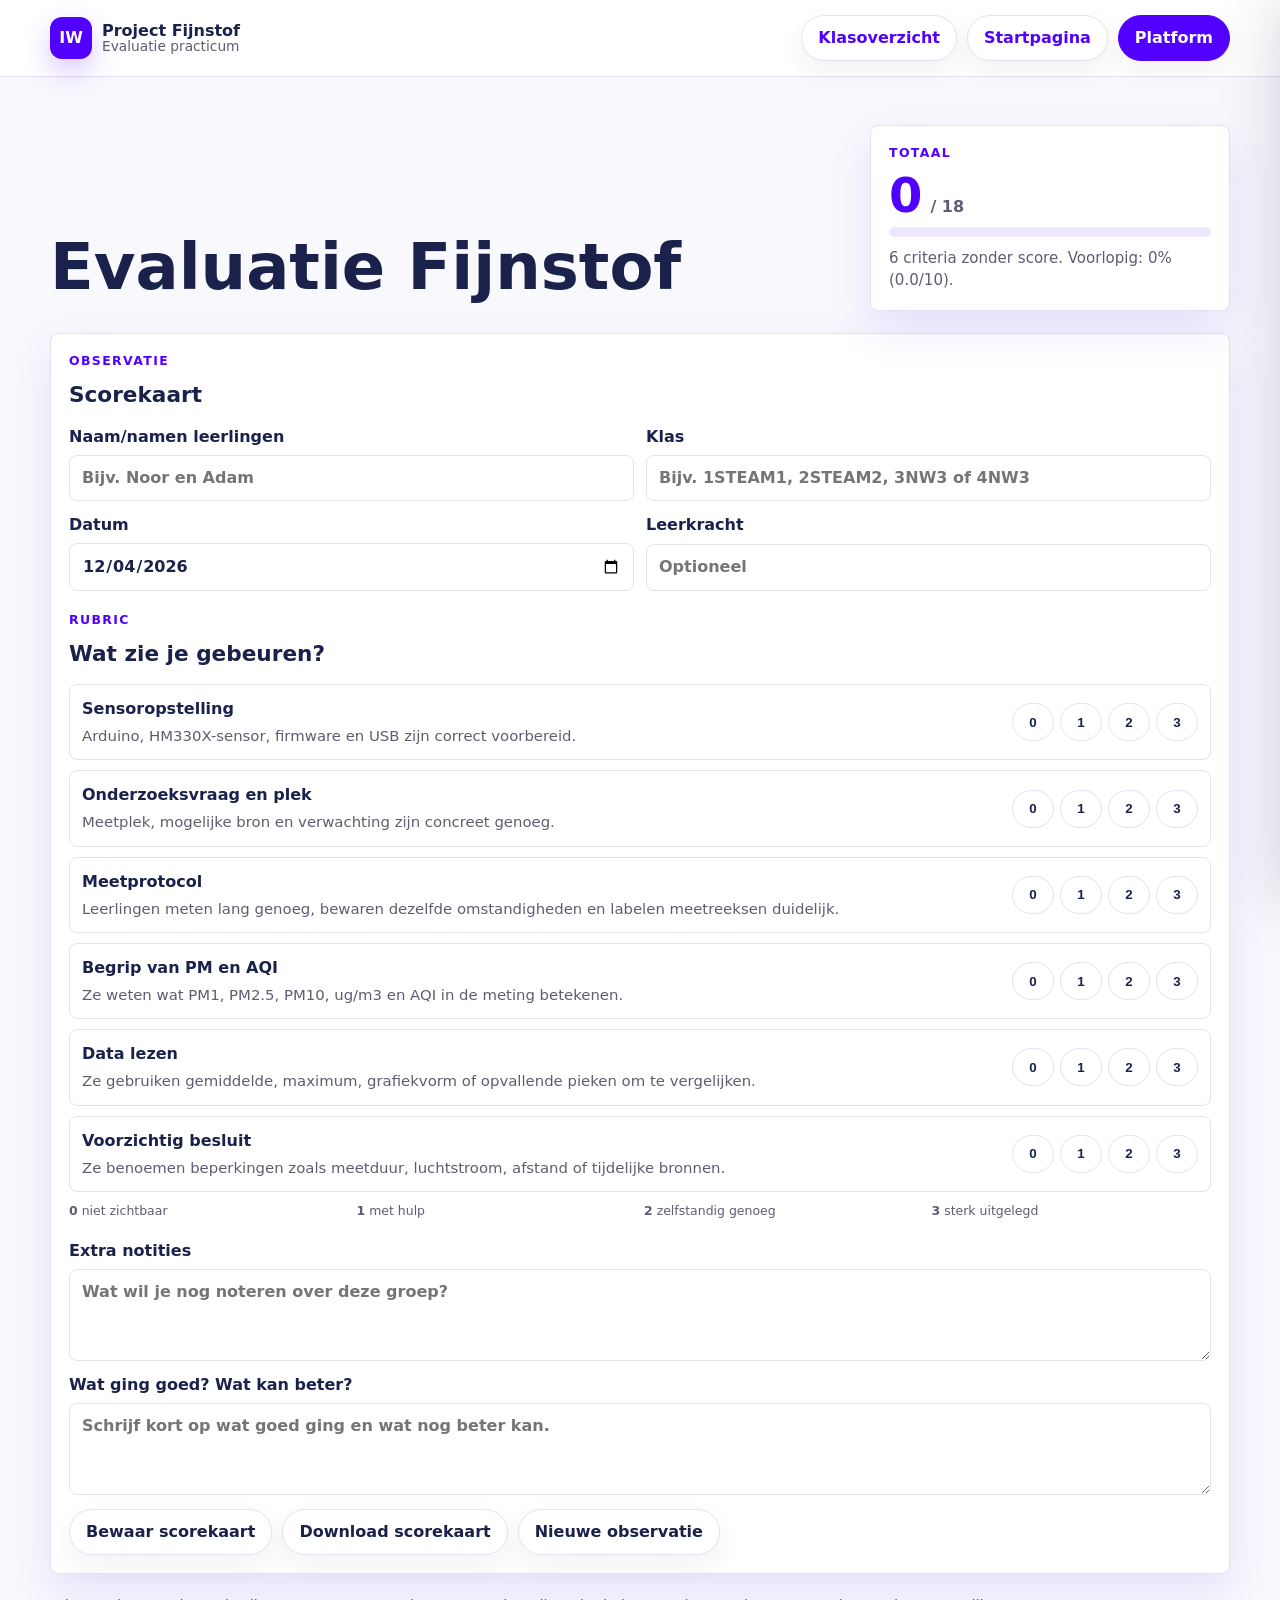
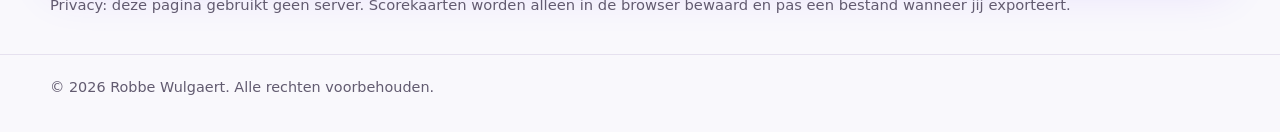
<file: evaluatie.html>
<!doctype html>
<!--
  Project Fijnstof - evaluatieformulier
  Copyright (c) 2026 Robbe Wulgaert
-->
<html lang="nl-BE">
<head>
  <meta charset="utf-8" />
  <meta name="viewport" content="width=device-width, initial-scale=1" />
  <title>Project Fijnstof - Evaluatie</title>
  <meta name="description" content="Leerkrachtformulier voor snelle practicumobservatie en scorekaarten bij Project Fijnstof." />
  <meta name="author" content="Robbe Wulgaert, AI in de Klas, robbewulgaert.be" />
  <meta name="copyright" content="Copyright (c) 2026 Robbe Wulgaert" />

  <link rel="icon" type="image/png" href="favicon.png">
  <link rel="shortcut icon" type="image/png" href="favicon.png">
  <style>
    :root { --brand:#5200FF; --brand-dark:#3700B3; --aqua:#03ddef; --ink:#1A224C; --muted:#625b70; --bg:#F9F8FC; --panel:#ffffff; --line:#e6e1ef; --danger:#b42318; --shadow:0 18px 45px rgba(82,0,255,.10); --radius:8px; }
    * { box-sizing:border-box; }
    html { scroll-behavior:smooth; }
    body { margin:0; background:var(--bg); color:var(--ink); font-family:Roboto, system-ui, -apple-system, "Segoe UI", Arial, sans-serif; line-height:1.5; }
    body.drawer-open { overflow:hidden; }
    .drawer-toggle { position:fixed; inline-size:1px; block-size:1px; opacity:0; pointer-events:none; }
    a { color:inherit; }
    .skip-link { position:absolute; left:-999px; top:8px; background:var(--brand); color:#fff; padding:10px 14px; border-radius:999px; z-index:30; }
    .skip-link:focus { left:12px; }
    .site-header { position:sticky; top:0; z-index:12; background:rgba(255,255,255,.94); backdrop-filter:blur(14px); border-bottom:1px solid var(--line); }
    .nav { width:min(1180px, calc(100% - 32px)); margin:0 auto; min-height:76px; display:flex; align-items:center; justify-content:space-between; gap:16px; }
    .brand-link { display:flex; align-items:center; gap:10px; text-decoration:none; min-width:0; }
    .brand-mark { display:grid; place-items:center; width:42px; height:42px; border-radius:12px; background:var(--brand); color:#fff; font-weight:900; box-shadow:0 12px 28px rgba(82,0,255,.22); flex:0 0 auto; }
    .brand-copy { display:grid; line-height:1.1; }
    .brand-title { font-weight:900; }
    .brand-subtitle { color:var(--muted); font-size:.86rem; }
    .nav-actions, .actions { display:flex; align-items:center; justify-content:flex-end; gap:10px; flex-wrap:wrap; }
    .btn, button.btn { appearance:none; border:1px solid var(--line); border-radius:999px; min-height:42px; padding:10px 16px; background:#fff; color:var(--ink); font:inherit; font-weight:900; text-decoration:none; cursor:pointer; box-shadow:0 10px 26px rgba(26,34,76,.06); }
    .btn:hover { border-color:rgba(82,0,255,.45); box-shadow:0 14px 30px rgba(82,0,255,.12); }
    .btn-primary { background:var(--brand); border-color:var(--brand); color:#fff; }
    .btn-secondary { background:#fff; color:var(--brand); }
    .btn-danger { color:var(--danger); }
    .btn-small { min-height:34px; padding:7px 11px; font-size:.88rem; }
    main { width:min(1180px, calc(100% - 32px)); margin:0 auto; }
    .eval-hero { padding:48px 0 22px; display:grid; grid-template-columns:minmax(0, 1fr) minmax(260px, 360px); gap:24px; align-items:end; }
    h1, h2, h3, p { margin-top:0; }
    h1 { margin-bottom:12px; font-size:clamp(2rem, 5vw, 4rem); line-height:.98; letter-spacing:0; }
    .hero-lead { max-width:780px; color:var(--muted); font-size:1.08rem; }
    .section-kicker { margin:0 0 8px; color:var(--brand); font-size:.78rem; font-weight:900; letter-spacing:.11em; text-transform:uppercase; }
    .summary-panel, .panel, .class-drawer { background:var(--panel); border:1px solid var(--line); border-radius:var(--radius); box-shadow:var(--shadow); }
    .summary-panel { padding:18px; }
    .score-number { display:flex; align-items:baseline; gap:8px; margin:8px 0; }
    .score-number strong { font-size:3rem; line-height:1; color:var(--brand); }
    .score-number span { color:var(--muted); font-weight:800; }
    .meter { height:10px; border-radius:999px; background:#ede8ff; overflow:hidden; }
    .meter span { display:block; width:0%; height:100%; background:linear-gradient(90deg,var(--brand),var(--aqua)); transition:width .2s ease; }
    .score-detail { margin:10px 0 0; color:var(--muted); font-size:.94rem; }
    .score-area { padding-bottom:44px; }
    .panel { padding:18px; }
    .panel-title, .drawer-header { display:flex; justify-content:space-between; gap:12px; align-items:start; margin-bottom:14px; }
    .panel-title h2, .drawer-header h2 { margin:0; font-size:1.35rem; }
    .muted { color:var(--muted); }
    .form-grid { display:grid; grid-template-columns:repeat(2, minmax(0, 1fr)); gap:12px; }
    label { display:grid; gap:6px; font-weight:900; color:var(--ink); }
    input, textarea { width:100%; border:1px solid var(--line); border-radius:var(--radius); padding:10px 12px; background:#fff; color:var(--ink); font:inherit; }
    textarea { resize:vertical; min-height:92px; }
    .wide { grid-column:1 / -1; }
    .rubric { display:grid; gap:10px; }
    .criterion { border:1px solid var(--line); border-radius:var(--radius); background:#fff; padding:12px; display:grid; grid-template-columns:minmax(0, 1fr) auto; gap:12px; align-items:center; }
    .criterion h3 { margin:0 0 4px; font-size:1rem; }
    .criterion p { margin:0; color:var(--muted); font-size:.93rem; }
    .score-scale { display:grid; grid-template-columns:repeat(4, 42px); gap:6px; }
    .score-button { appearance:none; height:38px; border:1px solid var(--line); border-radius:999px; background:#fff; color:var(--ink); font-weight:900; cursor:pointer; }
    .score-button.is-active { background:var(--brand); border-color:var(--brand); color:#fff; }
    .score-legend { display:grid; grid-template-columns:repeat(4, 1fr); gap:8px; margin:10px 0 0; }
    .score-legend span { color:var(--muted); font-size:.78rem; }
    .actions { justify-content:flex-start; margin-top:14px; }
    .drawer-backdrop { position:fixed; inset:0; z-index:18; background:rgba(26,34,76,.34); opacity:0; pointer-events:none; transition:opacity .18s ease; }
    .class-drawer { position:fixed; top:0; right:0; left:auto; z-index:20; width:min(620px, calc(100vw - 20px)); height:100dvh; border-radius:0; border-right:0; transform:translate3d(104%,0,0); transition:transform .22s ease; display:flex; flex-direction:column; padding:18px; box-shadow:-24px 0 60px rgba(26,34,76,.20); }
    body.drawer-open .drawer-backdrop, .drawer-backdrop.is-visible, .drawer-toggle:checked ~ .drawer-backdrop { opacity:1; pointer-events:auto; }
    body.drawer-open .class-drawer, .class-drawer.is-open, .drawer-toggle:checked ~ .class-drawer { transform:translate3d(0,0,0); }
    .drawer-tools { display:flex; flex-wrap:wrap; gap:8px; margin-bottom:12px; }
    .saved-table-wrap { overflow:auto; border:1px solid var(--line); border-radius:var(--radius); flex:1; min-height:0; }
    table { width:100%; border-collapse:collapse; min-width:520px; background:#fff; }
    th, td { padding:10px; border-bottom:1px solid var(--line); text-align:left; vertical-align:top; }
    th { font-size:.76rem; text-transform:uppercase; letter-spacing:.08em; color:var(--muted); background:#fbfaff; }
    tr:last-child td { border-bottom:0; }
    .card-actions { display:flex; gap:6px; flex-wrap:wrap; }
    .empty-state { color:var(--muted); margin:0; padding:16px; }
    .privacy-note { margin:20px 0 38px; color:var(--muted); font-size:.92rem; }
    footer { border-top:1px solid var(--line); padding:22px 0 34px; color:var(--muted); font-size:.9rem; }
    @media (max-width:900px) { .eval-hero { grid-template-columns:1fr; } .summary-panel { order:-1; } .criterion { grid-template-columns:1fr; } .score-scale { grid-template-columns:repeat(4, minmax(44px, 1fr)); } }
    @media (max-width:640px) { .nav { align-items:flex-start; padding:12px 0; flex-direction:column; } .nav-actions { width:100%; justify-content:flex-start; } .form-grid, .score-legend { grid-template-columns:1fr; } h1 { font-size:2.2rem; } }
    @media print { .site-header, .actions, .drawer-backdrop, .class-drawer, .privacy-note { display:none !important; } body { background:#fff; } main { width:100%; } .panel, .summary-panel { box-shadow:none; } .eval-hero { display:block; } }
  </style>
</head>
<body>
  <input class="drawer-toggle" id="drawerToggle" type="checkbox" aria-hidden="true" />
  <a class="skip-link" href="#main">Spring naar evaluatie</a>
  <header class="site-header">
    <nav class="nav" aria-label="Hoofdnavigatie">
      <a class="brand-link" href="index.html" aria-label="Project Fijnstof">
        <span class="brand-mark">IW</span>
        <span class="brand-copy"><span class="brand-title">Project Fijnstof</span><span class="brand-subtitle">Evaluatie practicum</span></span>
      </a>
      <div class="nav-actions"><label class="btn btn-secondary" id="openClassDrawer" for="drawerToggle" role="button" tabindex="0">Klasoverzicht</label><a class="btn btn-secondary" href="index.html">Startpagina</a><a class="btn btn-primary" href="platform.html">Platform</a></div>
    </nav>
  </header>
  <main id="main">
    <section class="eval-hero"><div><h1>Evaluatie Fijnstof</h1></div><aside class="summary-panel" aria-live="polite"><p class="section-kicker">Totaal</p><div class="score-number"><strong id="scoreTotal">0</strong><span id="scoreMax">/ 18</span></div><div class="meter" aria-hidden="true"><span id="scoreMeter"></span></div><p class="score-detail" id="scoreDetail">Nog geen criteria gescoord.</p></aside></section>
    <section class="score-area panel" aria-labelledby="formTitle"><div class="panel-title"><div><p class="section-kicker">Observatie</p><h2 id="formTitle">Scorekaart</h2></div></div><div class="form-grid"><label>Naam/namen leerlingen<input id="studentNames" autocomplete="off" placeholder="Bijv. Noor en Adam" /></label><label>Klas<input id="className" autocomplete="off" placeholder="Bijv. 1STEAM1, 2STEAM2, 3NW3 of 4NW3" /></label><label>Datum<input id="dateInput" type="date" /></label><label>Leerkracht<input id="teacherName" autocomplete="off" placeholder="Optioneel" /></label></div><div class="panel-title" style="margin-top:20px;"><div><p class="section-kicker">Rubric</p><h2>Wat zie je gebeuren?</h2></div></div><div id="rubric" class="rubric"></div><div class="score-legend" aria-label="Scorelegende"><span><strong>0</strong> niet zichtbaar</span><span><strong>1</strong> met hulp</span><span><strong>2</strong> zelfstandig genoeg</span><span><strong>3</strong> sterk uitgelegd</span></div><div class="form-grid" style="margin-top:18px;"><label class="wide">Extra notities<textarea id="notes" placeholder="Wat wil je nog noteren over deze groep?"></textarea></label><label class="wide">Wat ging goed? Wat kan beter?<textarea id="nextStep" placeholder="Schrijf kort op wat goed ging en wat nog beter kan."></textarea></label></div><div class="actions"><button class="btn btn-primary" id="saveCard" type="button">Bewaar scorekaart</button><button class="btn btn-secondary" id="downloadCard" type="button">Download scorekaart</button><button class="btn" id="newCard" type="button">Nieuwe observatie</button></div></section>
    <p class="privacy-note">Privacy: deze pagina gebruikt geen server. Scorekaarten worden alleen in de browser bewaard en pas een bestand wanneer jij exporteert.</p>
  </main>
  <label class="drawer-backdrop" id="drawerBackdrop" for="drawerToggle" aria-hidden="true"></label>
  <aside class="class-drawer" id="classDrawer" aria-labelledby="savedTitle" aria-hidden="true" tabindex="-1"><div class="drawer-header"><div><p class="section-kicker">Klasoverzicht</p><h2 id="savedTitle">Bewaarde scorekaarten</h2><p class="muted">Alles blijft lokaal in deze browser tot je exporteert of wist.</p></div><label class="btn btn-small" id="closeClassDrawer" for="drawerToggle" role="button" tabindex="0">Sluiten</label></div><div class="drawer-tools"><button class="btn btn-secondary" id="exportCsv" type="button">Exporteer CSV</button><button class="btn" id="exportJson" type="button">Backup JSON</button><button class="btn" id="importJsonButton" type="button">Importeer JSON</button><button class="btn btn-danger" id="clearAll" type="button">Wis alles</button><input id="importJson" type="file" accept="application/json,.json" hidden /></div><div class="saved-table-wrap"><table><thead><tr><th>Leerlingen</th><th>Klas</th><th>Score</th><th>Acties</th></tr></thead><tbody id="savedCards"></tbody></table><p class="empty-state" id="emptyState">Nog geen scorekaarten bewaard.</p></div></aside>
  <footer><main>&copy; 2026 Robbe Wulgaert. Alle rechten voorbehouden.</main></footer>
  <script>
    const PROJECT = {
  "id": "fijnstof",
  "title": "Project Fijnstof",
  "shortTitle": "Fijnstof",
  "root": "Project Fijnstof",
  "storageKey": "aiindeklas:evaluatie:fijnstof",
  "platformHref": "platform.html",
  "criteria": [
    {
      "name": "Sensoropstelling",
      "focus": "Arduino, HM330X-sensor, firmware en USB zijn correct voorbereid."
    },
    {
      "name": "Onderzoeksvraag en plek",
      "focus": "Meetplek, mogelijke bron en verwachting zijn concreet genoeg."
    },
    {
      "name": "Meetprotocol",
      "focus": "Leerlingen meten lang genoeg, bewaren dezelfde omstandigheden en labelen meetreeksen duidelijk."
    },
    {
      "name": "Begrip van PM en AQI",
      "focus": "Ze weten wat PM1, PM2.5, PM10, ug/m3 en AQI in de meting betekenen."
    },
    {
      "name": "Data lezen",
      "focus": "Ze gebruiken gemiddelde, maximum, grafiekvorm of opvallende pieken om te vergelijken."
    },
    {
      "name": "Voorzichtig besluit",
      "focus": "Ze benoemen beperkingen zoals meetduur, luchtstroom, afstand of tijdelijke bronnen."
    }
  ]
};
    const SCORE_LABELS = ["niet zichtbaar", "met hulp", "zelfstandig genoeg", "sterk uitgelegd"];
    const state = { scores: PROJECT.criteria.map(() => null), editingId: null };
    const $ = (selector) => document.querySelector(selector);
    const rubric = $("#rubric");
    const savedCardsBody = $("#savedCards");
    const emptyState = $("#emptyState");
    const drawer = $("#classDrawer");
    const drawerBackdrop = $("#drawerBackdrop");
    const drawerToggle = $("#drawerToggle");
    function escapeHtml(value) { return String(value ?? "").replaceAll("&", "&amp;").replaceAll("<", "&lt;").replaceAll(">", "&gt;").replaceAll('"', "&quot;"); }
    function todayIso() { return new Date().toISOString().slice(0, 10); }
    const storage = (() => { try { const testKey = PROJECT.storageKey + ":test"; localStorage.setItem(testKey, "1"); localStorage.removeItem(testKey); return localStorage; } catch (error) { const memory = new Map(); return { getItem: (key) => memory.get(key) || null, setItem: (key, value) => memory.set(key, String(value)) }; } })();
    function loadCards() { try { const parsed = JSON.parse(storage.getItem(PROJECT.storageKey) || "[]"); return Array.isArray(parsed) ? parsed : []; } catch (error) { return []; } }
    function saveCards(cards) { try { storage.setItem(PROJECT.storageKey, JSON.stringify(cards)); } catch (error) { alert("Bewaren lukt niet in deze browsercontext. Open de pagina via GitHub Pages of localhost."); } }
    function scoreInfo(total) { const max = PROJECT.criteria.length * 3; const percent = max ? Math.round((total / max) * 100) : 0; let label = "nog oefenen"; if (percent >= 85) label = "sterk"; else if (percent >= 70) label = "goed op weg"; else if (percent >= 55) label = "basis zichtbaar"; return { max, percent, label, score10: (percent / 10).toFixed(1) }; }
    function totalScore() { return state.scores.reduce((sum, score) => sum + (Number.isFinite(score) ? score : 0), 0); }
    function updateScore() { const total = totalScore(); const info = scoreInfo(total); const missing = state.scores.filter((score) => score === null).length; $("#scoreTotal").textContent = total; $("#scoreMax").textContent = "/ " + info.max; $("#scoreMeter").style.width = info.percent + "%"; $("#scoreDetail").textContent = missing ? missing + " criteria zonder score. Voorlopig: " + info.percent + "% (" + info.score10 + "/10)." : info.percent + "% - " + info.label + " (" + info.score10 + "/10)."; document.querySelectorAll(".score-button").forEach((button) => { const index = Number(button.dataset.index); const score = Number(button.dataset.score); button.classList.toggle("is-active", state.scores[index] === score); button.setAttribute("aria-pressed", String(state.scores[index] === score)); }); }
    function renderRubric() { rubric.innerHTML = PROJECT.criteria.map((criterion, index) => { const buttons = [0, 1, 2, 3].map((score) => '<button class="score-button" type="button" data-index="' + index + '" data-score="' + score + '" aria-pressed="false" title="' + SCORE_LABELS[score] + '">' + score + '</button>').join(""); return '<article class="criterion"><div><h3>' + escapeHtml(criterion.name) + '</h3><p>' + escapeHtml(criterion.focus) + '</p></div><div class="score-scale" role="group" aria-label="Score voor ' + escapeHtml(criterion.name) + '">' + buttons + '</div></article>'; }).join(""); }
    function currentCard() { const total = totalScore(); const info = scoreInfo(total); return { id: state.editingId || String(Date.now()), projectId: PROJECT.id, projectTitle: PROJECT.title, createdAt: new Date().toISOString(), date: $("#dateInput").value || todayIso(), teacher: $("#teacherName").value.trim(), students: $("#studentNames").value.trim(), className: $("#className").value.trim(), scores: PROJECT.criteria.map((criterion, index) => ({ name: criterion.name, focus: criterion.focus, score: state.scores[index], label: state.scores[index] === null ? "niet gescoord" : SCORE_LABELS[state.scores[index]] })), total, max: info.max, percent: info.percent, score10: info.score10, level: info.label, notes: $("#notes").value.trim(), nextStep: $("#nextStep").value.trim() }; }
    function saveCurrentCard() { const card = currentCard(); if (!card.students) { alert("Vul minstens de naam of namen van de leerlingen in."); return; } const cards = loadCards(); const index = cards.findIndex((item) => item.id === card.id); if (index >= 0) cards[index] = card; else cards.unshift(card); state.editingId = card.id; saveCards(cards); renderSavedCards(); }
    function resetForm() { state.editingId = null; state.scores = PROJECT.criteria.map(() => null); ["#studentNames", "#className", "#teacherName", "#notes", "#nextStep"].forEach((selector) => { $(selector).value = ""; }); $("#dateInput").value = todayIso(); updateScore(); }
    function applyCard(card) { state.editingId = card.id; state.scores = PROJECT.criteria.map((criterion, index) => { const saved = card.scores?.[index]?.score; return Number.isFinite(saved) ? saved : null; }); $("#studentNames").value = card.students || ""; $("#className").value = card.className || ""; $("#teacherName").value = card.teacher || ""; $("#dateInput").value = card.date || todayIso(); $("#notes").value = card.notes || ""; $("#nextStep").value = card.nextStep || ""; hideClassDrawer(); updateScore(); window.scrollTo({ top: 0, behavior: "smooth" }); }
    function deleteCard(id) { const cards = loadCards().filter((card) => card.id !== id); if (state.editingId === id) resetForm(); saveCards(cards); renderSavedCards(); }
    function renderSavedCards() { const cards = loadCards(); emptyState.hidden = cards.length > 0; savedCardsBody.innerHTML = cards.map((card) => '<tr><td><strong>' + escapeHtml(card.students || "zonder naam") + '</strong><br><span class="muted">' + escapeHtml(card.date || "") + '</span></td><td>' + escapeHtml(card.className || "-") + '</td><td><strong>' + card.total + '/' + card.max + '</strong><br><span class="muted">' + card.percent + '% - ' + escapeHtml(card.score10) + '/10</span></td><td><div class="card-actions"><button class="btn btn-small" type="button" data-action="load" data-id="' + escapeHtml(card.id) + '">Laad</button><button class="btn btn-small" type="button" data-action="download" data-id="' + escapeHtml(card.id) + '">Download</button><button class="btn btn-small btn-danger" type="button" data-action="delete" data-id="' + escapeHtml(card.id) + '">Verwijder</button></div></td></tr>').join(""); }
    function downloadFile(filename, content, type) { const blob = new Blob([content], { type }); const url = URL.createObjectURL(blob); const link = document.createElement("a"); link.href = url; link.download = filename; document.body.appendChild(link); link.click(); link.remove(); URL.revokeObjectURL(url); }
    function slug(value) { return String(value || "scorekaart").toLowerCase().normalize("NFD").replace(/[\u0300-\u036f]/g, "").replace(/[^a-z0-9]+/g, "-").replace(/^-|-$/g, ""); }
    function scoreCardHtml(card) { const rows = card.scores.map((item) => '<tr><td>' + escapeHtml(item.name) + '</td><td>' + (item.score ?? "-") + '</td><td>' + escapeHtml(item.label) + '</td><td>' + escapeHtml(item.focus) + '</td></tr>').join(""); return '<!doctype html><html lang="nl-BE"><head><meta charset="utf-8"><title>' + escapeHtml(card.projectTitle) + ' - scorekaart</title><style>body{font-family:Roboto,Arial,sans-serif;color:#1A224C;margin:32px;line-height:1.5}h1{color:#5200FF}table{width:100%;border-collapse:collapse}td,th{border:1px solid #e6e1ef;padding:8px;text-align:left}th{background:#f2efff}.muted{color:#625b70}</style></head><body><h1>' + escapeHtml(card.projectTitle) + ' - scorekaart</h1><p><strong>Leerlingen:</strong> ' + escapeHtml(card.students) + '<br><strong>Klas:</strong> ' + escapeHtml(card.className) + '<br><strong>Datum:</strong> ' + escapeHtml(card.date) + '</p><h2>Score: ' + card.total + '/' + card.max + ' - ' + card.percent + '% - ' + escapeHtml(card.score10) + '/10</h2><table><thead><tr><th>Criterium</th><th>Score</th><th>Label</th><th>Waarop gelet?</th></tr></thead><tbody>' + rows + '</tbody></table><h2>Notities</h2><p>' + escapeHtml(card.notes || "-") + '</p><h2>Wat ging goed? Wat kan beter?</h2><p>' + escapeHtml(card.nextStep || "-") + '</p><p class="muted">&copy; 2026 Robbe Wulgaert. Alle rechten voorbehouden.</p></body></html>'; }
    function downloadCard(card = currentCard()) { downloadFile(slug(PROJECT.shortTitle + '-' + card.students + '-' + card.date) + '.html', scoreCardHtml(card), 'text/html;charset=utf-8'); }
    function csvValue(value) { const text = String(value ?? ""); return '"' + text.replaceAll('"', '""') + '"'; }
    function exportCsv() { const cards = loadCards(); if (!cards.length) { alert("Er zijn nog geen scorekaarten om te exporteren."); return; } const header = ["project", "datum", "klas", "leerlingen", "totaal", "max", "percentage", "score_op_10", "niveau", "notities", "wat_ging_goed_wat_kan_beter", ...PROJECT.criteria.map((criterion) => criterion.name)]; const rows = cards.map((card) => [card.projectTitle, card.date, card.className, card.students, card.total, card.max, card.percent, card.score10, card.level, card.notes, card.nextStep, ...PROJECT.criteria.map((criterion, index) => card.scores?.[index]?.score ?? "")]); const csv = [header, ...rows].map((row) => row.map(csvValue).join(";")).join("\n"); downloadFile(slug(PROJECT.shortTitle + '-klasoverzicht') + '.csv', '\uFEFF' + csv, 'text/csv;charset=utf-8'); }
    function exportJson() { const cards = loadCards(); downloadFile(slug(PROJECT.shortTitle + '-scorekaarten') + '.json', JSON.stringify({ project: PROJECT, cards }, null, 2), 'application/json;charset=utf-8'); }
    function importJsonFile(file) { if (!file) return; const reader = new FileReader(); reader.onload = () => { try { const parsed = JSON.parse(String(reader.result || "{}")); const incoming = Array.isArray(parsed) ? parsed : parsed.cards; if (!Array.isArray(incoming)) throw new Error("Geen scorekaarten gevonden."); const existing = loadCards(); const byId = new Map(existing.map((card) => [card.id, card])); incoming.forEach((card) => { if (card && card.projectId === PROJECT.id && card.id) byId.set(card.id, card); }); saveCards(Array.from(byId.values()).sort((a, b) => String(b.createdAt).localeCompare(String(a.createdAt)))); renderSavedCards(); } catch (error) { alert("Dit JSON-bestand past niet bij deze evaluatiepagina."); } }; reader.readAsText(file); }
    function showClassDrawer() { drawerToggle.checked = true; window.requestAnimationFrame(() => { document.body.classList.add("drawer-open"); drawer.classList.add("is-open"); drawerBackdrop.classList.add("is-visible"); drawer.setAttribute("aria-hidden", "false"); drawer.focus({ preventScroll: true }); }); renderSavedCards(); }
    function hideClassDrawer() { drawerToggle.checked = false; document.body.classList.remove("drawer-open"); drawer.classList.remove("is-open"); drawerBackdrop.classList.remove("is-visible"); drawer.setAttribute("aria-hidden", "true"); }
    rubric.addEventListener("click", (event) => { const button = event.target.closest(".score-button"); if (!button) return; state.scores[Number(button.dataset.index)] = Number(button.dataset.score); updateScore(); });
    savedCardsBody.addEventListener("click", (event) => { const button = event.target.closest("button[data-action]"); if (!button) return; const id = button.dataset.id; const cards = loadCards(); const card = cards.find((item) => item.id === id); if (button.dataset.action === "load" && card) applyCard(card); if (button.dataset.action === "download" && card) downloadCard(card); if (button.dataset.action === "delete" && confirm("Deze scorekaart verwijderen?")) deleteCard(id); });
    $("#saveCard").addEventListener("click", saveCurrentCard); $("#downloadCard").addEventListener("click", () => downloadCard(currentCard())); $("#newCard").addEventListener("click", resetForm); $("#openClassDrawer").addEventListener("click", (event) => { event.preventDefault(); showClassDrawer(); }); $("#openClassDrawer").addEventListener("keydown", (event) => { if (event.key === "Enter" || event.key === " ") { event.preventDefault(); showClassDrawer(); } }); $("#closeClassDrawer").addEventListener("click", (event) => { event.preventDefault(); hideClassDrawer(); }); $("#closeClassDrawer").addEventListener("keydown", (event) => { if (event.key === "Enter" || event.key === " ") { event.preventDefault(); hideClassDrawer(); } }); drawerBackdrop.addEventListener("click", (event) => { event.preventDefault(); hideClassDrawer(); }); document.addEventListener("keydown", (event) => { if (event.key === "Escape") hideClassDrawer(); }); $("#exportCsv").addEventListener("click", exportCsv); $("#exportJson").addEventListener("click", exportJson); $("#importJsonButton").addEventListener("click", () => $("#importJson").click()); $("#importJson").addEventListener("change", (event) => importJsonFile(event.target.files[0])); $("#clearAll").addEventListener("click", () => { if (!confirm("Alle scorekaarten voor dit project wissen?")) return; saveCards([]); resetForm(); renderSavedCards(); });
    renderRubric(); $("#dateInput").value = todayIso(); updateScore(); renderSavedCards();
  </script>
</body>
</html>
</file>
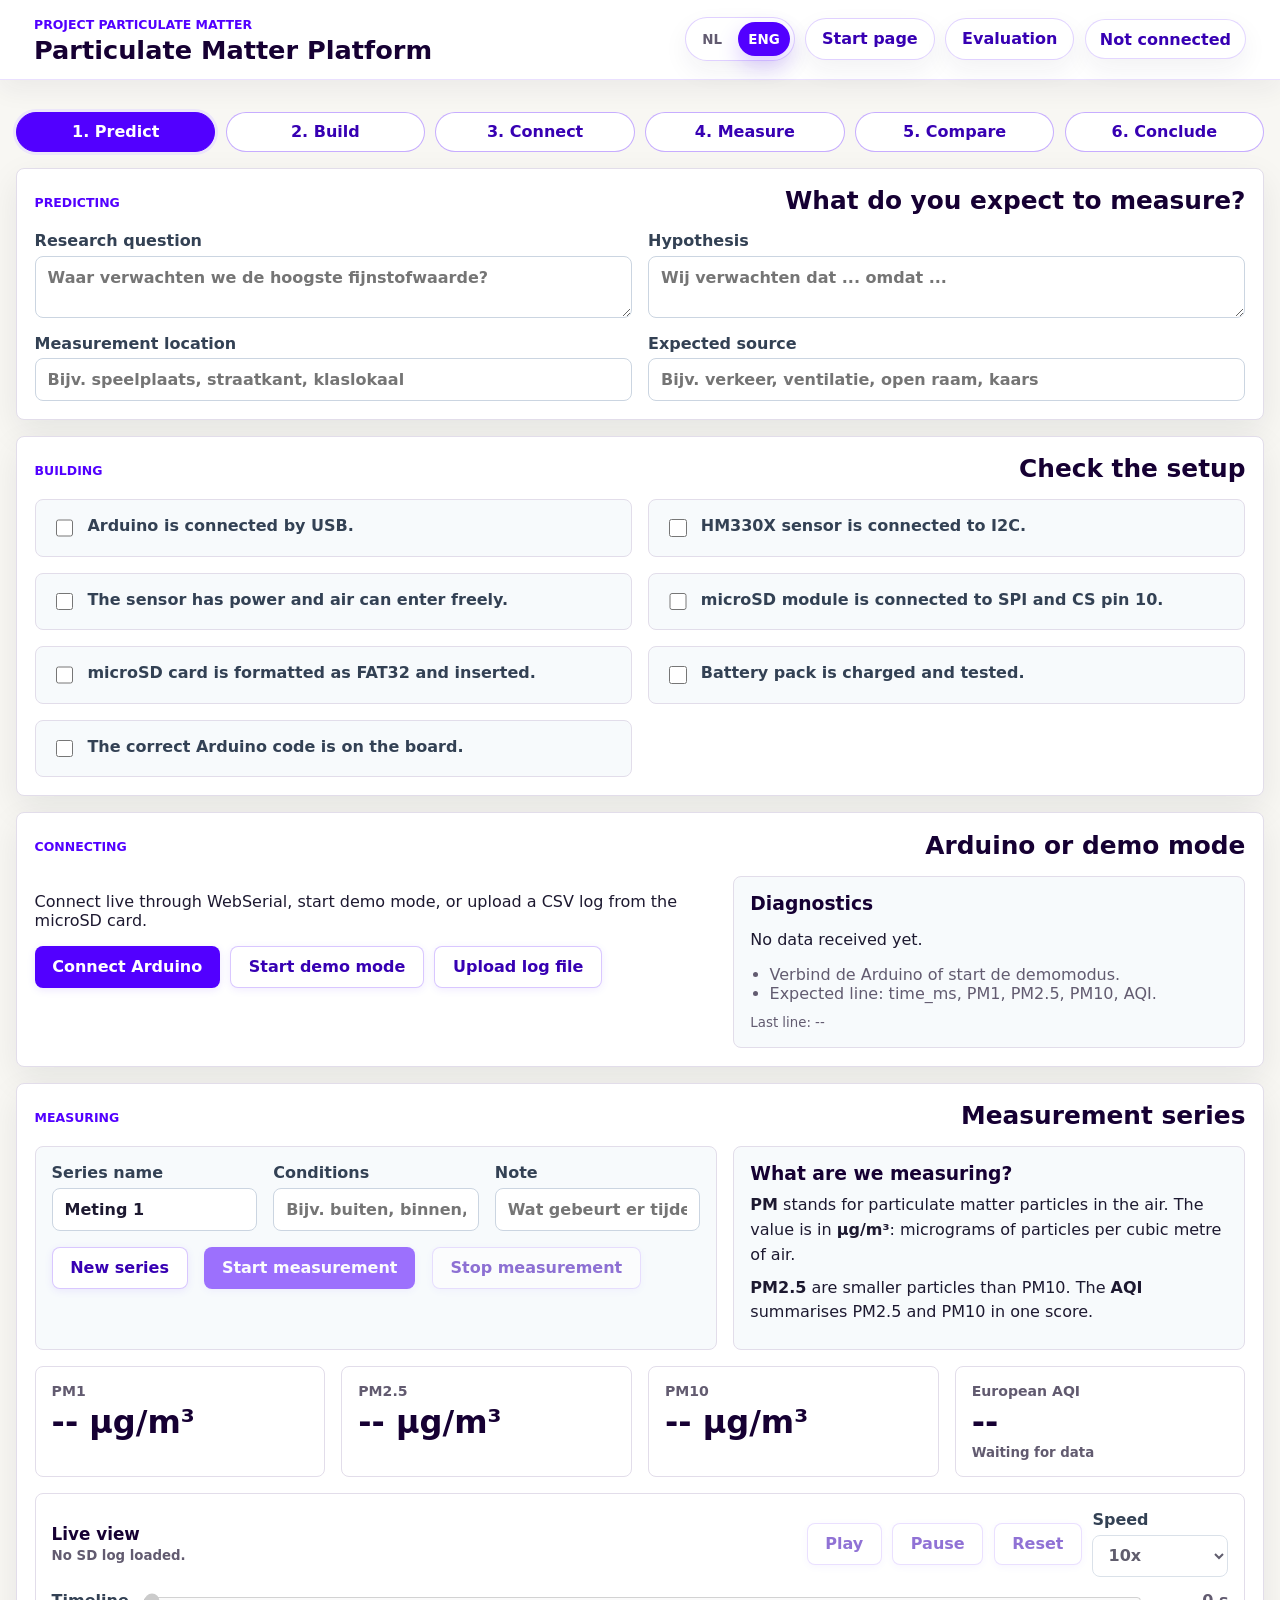
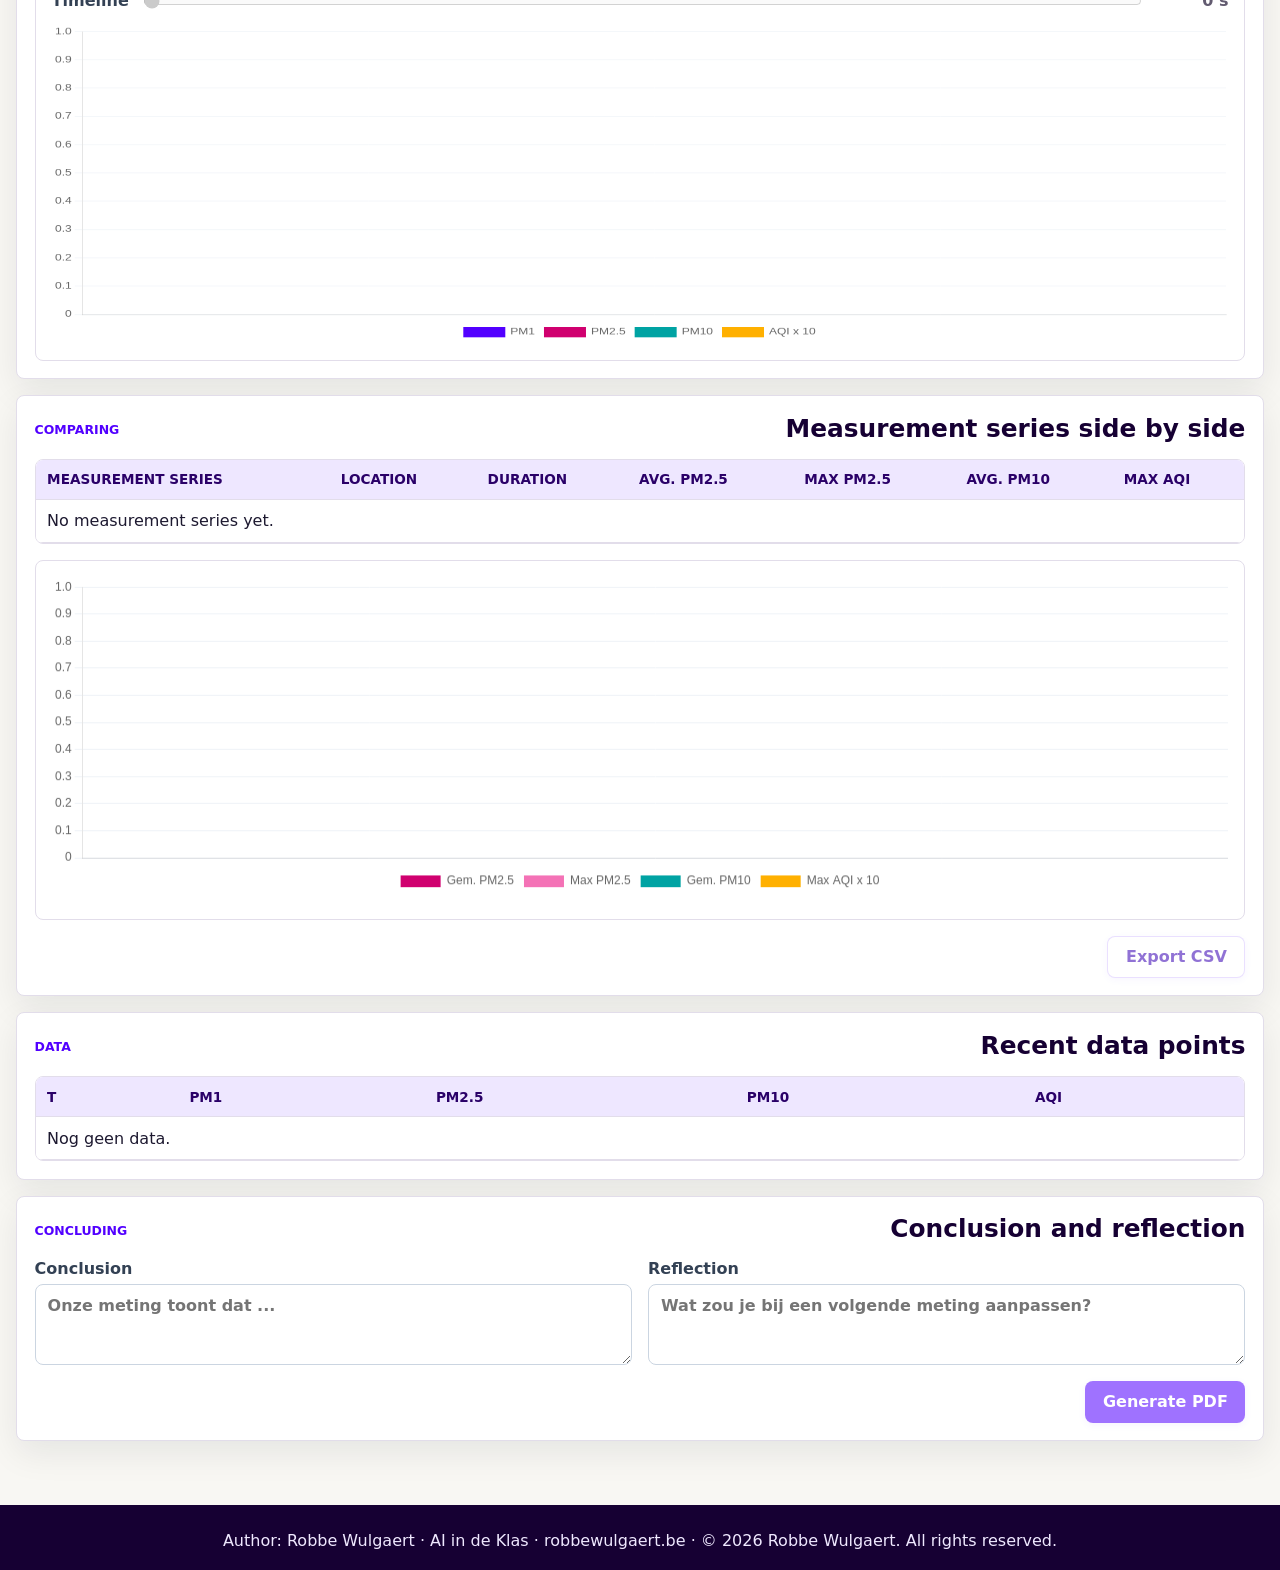
<file: platform.html>
<!doctype html>
<!--
  Project Fijnstof - meetplatform
  Copyright (c) 2026 Robbe Wulgaert
-->
<html lang="nl-BE">
<head>
  <meta charset="utf-8" />
  <meta name="viewport" content="width=device-width, initial-scale=1" />
  <title>Platform Fijnstof</title>
  <meta
    name="description"
    content="Meetplatform voor Project Fijnstof met WebSerial, demomodus, meetreeksen, grafieken, CSV-export en PDF-rapportage."
  />

  <link rel="icon" type="image/png" href="favicon.png">
  <link rel="shortcut icon" type="image/png" href="favicon.png">
<link rel="stylesheet" href="style.css" />
  <script src="vendor/chart.umd.min.js" defer></script>
  <script src="vendor/jspdf.umd.min.js" defer></script>
  <script src="vendor/jspdf.plugin.autotable.min.js" defer></script>
  <script src="script.js" defer></script>
  <style id="platform-language-toggle-styles">
.language-toggle {
  display: inline-flex;
  align-items: center;
  gap: 4px;
  border: 1px solid rgba(82, 0, 255, 0.22);
  border-radius: 999px;
  background: #fff;
  padding: 4px;
  box-shadow: 0 10px 24px rgba(82, 0, 255, 0.08);
}
.language-toggle button {
  min-width: 44px;
  min-height: 34px;
  border: 0;
  border-radius: 999px;
  padding: 7px 10px;
  background: transparent;
  color: var(--muted, #625b70);
  font: inherit;
  font-size: 0.84rem;
  font-weight: 900;
  cursor: pointer;
}
.language-toggle button.is-active {
  background: var(--brand, var(--brand-purple, var(--primary, #5200FF)));
  color: #fff;
  box-shadow: 0 10px 22px rgba(82, 0, 255, 0.20);
}
.language-toggle button:focus-visible {
  outline: 3px solid rgba(61, 255, 208, 0.75);
  outline-offset: 2px;
}
.header-actions .language-toggle,
.toolbar .language-toggle,
.app-actions .language-toggle {
  flex: 0 0 auto;
}
@media (max-width: 760px) {
  .language-toggle { order: 2; }
}
</style>
<style id="platform-header-style">
:root {
  --platform-brand: #5200FF;
  --platform-brand-dark: #3700B3;
  --platform-aqua: #3DFFD0;
  --platform-ink: #160033;
  --platform-muted: #625b70;
  --platform-line: rgba(82, 0, 255, 0.16);
  --platform-shadow: 0 10px 26px rgba(26, 34, 76, 0.06);
  --platform-strong-shadow: 0 16px 30px rgba(82, 0, 255, 0.22);
}
.app-page .app-header,
body > header.topbar,
body > header:not(.site-header):not(.app-header):not(.topbar) {
  background: rgba(255, 255, 255, 0.94);
  border-bottom: 1px solid rgba(82, 0, 255, 0.12);
  box-shadow: var(--platform-shadow);
  backdrop-filter: blur(14px);
}
.app-page .app-header {
  display: flex;
  align-items: center;
  justify-content: space-between;
  flex-wrap: wrap;
  gap: 14px;
  padding: 14px clamp(18px, 4vw, 34px);
}
.app-page .project-title {
  flex: 1 1 260px;
  min-width: min(100%, 240px);
}
body > header.topbar,
body > header:not(.site-header):not(.app-header):not(.topbar) {
  padding: 12px 18px;
  gap: 14px;
}
.app-page .app-header h1 {
  color: var(--platform-ink);
  font-size: clamp(1.35rem, 2vw, 1.8rem);
  line-height: 1.08;
  letter-spacing: 0;
}
.app-page .app-header .eyebrow {
  margin: 0 0 5px;
  color: var(--platform-brand);
  font-size: 0.78rem;
  font-weight: 900;
  letter-spacing: 0;
  text-transform: uppercase;
}
.ai-brand,
.brand,
.opdracht strong {
  color: var(--platform-ink);
}
.ai-brand a,
.brand .title {
  color: var(--platform-brand);
  text-decoration: none;
}
.app-page .header-actions,
.topbar .toolbar,
header .app-actions {
  display: flex;
  align-items: center;
  justify-content: flex-end;
  gap: 0.65rem;
  flex-wrap: wrap;
}
.app-page .project-actions {
  flex: 2 1 520px;
  min-width: min(100%, 320px);
}
.app-page .header-actions .primary-button,
.app-page .header-actions .secondary-button,
.app-page .header-actions .ghost-button,
.topbar .toolbar > button,
header .app-actions .btn {
  min-height: 42px;
  display: inline-flex;
  align-items: center;
  justify-content: center;
  border: 1px solid rgba(82, 0, 255, 0.18);
  border-radius: 999px;
  padding: 10px 16px;
  background: #ffffff;
  color: var(--platform-brand-dark);
  font: inherit;
  font-weight: 900;
  line-height: 1;
  text-decoration: none;
  white-space: nowrap;
  cursor: pointer;
  box-shadow: var(--platform-shadow);
  transition:
    transform var(--motion-fast) var(--ease-standard),
    box-shadow var(--motion-fast) var(--ease-standard),
    border-color var(--motion-fast) var(--ease-standard),
    background var(--motion-fast) var(--ease-standard),
    color var(--motion-fast) var(--ease-standard);
}
.app-page .header-actions .primary-button,
.topbar .toolbar > button.is-primary,
header .app-actions .btn.primary,
header .app-actions #btn-pdf {
  border-color: var(--platform-brand);
  background: var(--platform-brand);
  color: #ffffff;
  box-shadow: var(--platform-strong-shadow);
}
.app-page .header-actions .primary-button:hover,
.app-page .header-actions .secondary-button:hover,
.app-page .header-actions .ghost-button:hover,
.topbar .toolbar > button:hover,
header .app-actions .btn:hover {
  transform: translateY(-1px);
  border-color: rgba(82, 0, 255, 0.45);
  box-shadow: 0 14px 30px rgba(82, 0, 255, 0.12);
}
.app-page .header-actions .primary-button:hover,
header .app-actions .btn.primary:hover,
header .app-actions #btn-pdf:hover {
  background: var(--platform-brand-dark);
  border-color: var(--platform-brand-dark);
}
.language-toggle {
  min-height: 42px;
  border-color: rgba(82, 0, 255, 0.18) !important;
  border-radius: 999px !important;
  background: #ffffff !important;
  box-shadow: var(--platform-shadow) !important;
}
.language-toggle button {
  border-radius: 999px !important;
  font-weight: 900 !important;
}
.language-toggle button.is-active {
  background: var(--platform-brand) !important;
  color: #ffffff !important;
  box-shadow: 0 10px 22px rgba(82, 0, 255, 0.20) !important;
}
.app-page .status-pill {
  min-height: 40px;
  border: 1px solid rgba(82, 0, 255, 0.16);
  border-radius: 999px;
  padding: 9px 14px;
  background: #ffffff;
  color: var(--platform-brand-dark);
  font-weight: 900;
  white-space: nowrap;
  box-shadow: var(--platform-shadow);
}
body > header .tabs {
  display: inline-flex;
  gap: 4px;
  border: 1px solid rgba(82, 0, 255, 0.16);
  border-radius: 999px;
  padding: 4px;
  background: #ffffff;
  box-shadow: var(--platform-shadow);
}
body > header .tab {
  min-height: 36px;
  border: 0;
  border-radius: 999px;
  padding: 8px 14px;
  background: transparent;
  color: var(--platform-brand-dark);
  font-weight: 900;
}
body > header .tab.active {
  background: var(--platform-brand);
  color: #ffffff;
  box-shadow: 0 10px 22px rgba(82, 0, 255, 0.20);
}
.topbar .exercise-btn {
  box-shadow: var(--platform-shadow);
}
.topbar .exercise-btn.current {
  box-shadow: 0 0 0 3px rgba(82, 0, 255, 0.14), var(--platform-shadow);
}
@media (max-width: 900px) {
  .app-page .app-header {
    flex-direction: column;
    flex-wrap: nowrap;
    align-items: stretch;
    padding: 12px 18px;
  }
  .app-page .project-title,
  .app-page .project-actions {
    width: 100%;
    min-width: 0;
    flex: none;
  }
  .app-page .project-actions {
    justify-content: flex-start;
  }
}
@media (max-width: 760px) {
  .app-page .header-actions,
  .topbar .toolbar,
  header .app-actions {
    justify-content: flex-start;
    width: 100%;
  }
  .app-page .header-actions > *,
  .topbar .toolbar > button,
  header .app-actions .btn {
    min-width: 0;
  }
}
@media (max-width: 640px) {
  .app-page .project-actions {
    display: grid;
    grid-template-columns: repeat(2, minmax(0, 1fr));
  }
  .app-page .project-actions .language-toggle,
  .app-page .project-actions .status-pill {
    grid-column: span 2;
  }
  .app-page .project-actions > a,
  .app-page .project-actions > button,
  .app-page .project-actions > span {
    width: 100%;
  }
}
@media (max-width: 460px) {
  .app-page .project-actions {
    grid-template-columns: repeat(2, minmax(0, 1fr));
  }
  .app-page .project-actions .language-toggle,
  .app-page .project-actions .status-pill {
    grid-column: span 2;
  }
  .app-page .project-actions .primary-button,
  .app-page .project-actions .secondary-button,
  .app-page .project-actions .ghost-button {
    min-height: 42px;
    line-height: 1.15;
    text-align: center;
    white-space: normal;
  }
}
</style>
</head>
<body class="app-page">
  <header class="app-header project-header">
    <div class="project-title">
      <p class="eyebrow">Project Fijnstof</p>
      <h1>Platform Fijnstof</h1>
    </div>
    <div class="header-actions project-actions" aria-label="Platformacties">
      
      <div class="language-toggle" role="group" aria-label="Taalkeuze">
        <button type="button" class="is-active" data-language-choice="nl" aria-pressed="true">NL</button>
        <button type="button" data-language-choice="en" aria-pressed="false">ENG</button>
      </div>
<a class="secondary-button header-link" href="index.html">Startpagina</a>
      <a class="secondary-button header-link" href="evaluatie.html">Evaluatie</a>
      <span id="connection-status" class="status-pill">Niet verbonden</span>
    </div>
  </header>

  <main class="app-shell">
    <section id="compatibility-notice" class="notice hidden" aria-live="polite"></section>

    <nav class="workflow-nav" aria-label="Onderzoeksstappen">
      <a href="#prediction" class="workflow-step is-active" data-step-link="prediction">1. Voorspel</a>
      <a href="#setup" class="workflow-step" data-step-link="setup">2. Bouw</a>
      <a href="#connect" class="workflow-step" data-step-link="connect">3. Verbind</a>
      <a href="#measurement" class="workflow-step" data-step-link="measurement">4. Meet</a>
      <a href="#comparison" class="workflow-step" data-step-link="comparison">5. Vergelijk</a>
      <a href="#conclusion" class="workflow-step" data-step-link="conclusion">6. Besluit</a>
    </nav>

    <section id="prediction" class="workflow-section">
      <div class="section-heading">
        <p class="eyebrow">Voorspellen</p>
        <h2>Wat verwacht je te meten?</h2>
      </div>
      <div class="form-grid">
        <label>
          Onderzoeksvraag
          <textarea id="input-question" rows="2" placeholder="Waar verwachten we de hoogste fijnstofwaarde?"></textarea>
        </label>
        <label>
          Hypothese
          <textarea id="input-hypothesis" rows="2" placeholder="Wij verwachten dat ... omdat ..."></textarea>
        </label>
        <label>
          Meetplek
          <input id="input-location" type="text" placeholder="Bijv. speelplaats, straatkant, klaslokaal" />
        </label>
        <label>
          Verwachte bron
          <input id="input-source" type="text" placeholder="Bijv. verkeer, ventilatie, open raam, kaars" />
        </label>
      </div>
    </section>

    <section id="setup" class="workflow-section">
      <div class="section-heading">
        <p class="eyebrow">Bouwen</p>
        <h2>Controleer de opstelling</h2>
      </div>
      <div id="setup-checklist" class="checklist">
        <label><input type="checkbox" /> Arduino is verbonden met USB.</label>
        <label><input type="checkbox" /> HM330X-sensor is aangesloten op I2C.</label>
        <label><input type="checkbox" /> De sensor krijgt voeding en lucht kan vrij binnen.</label>
        <label><input type="checkbox" data-optional /> microSD-module is aangesloten op SPI en CS-pin 10.</label>
        <label><input type="checkbox" data-optional /> microSD-kaart is FAT32 geformatteerd en geplaatst.</label>
        <label><input type="checkbox" data-optional /> Batterijpack is opgeladen en getest.</label>
        <label><input type="checkbox" /> De correcte Arduino-code staat op het bord.</label>
      </div>
    </section>

    <section id="connect" class="workflow-section">
      <div class="section-heading">
        <p class="eyebrow">Verbinden</p>
        <h2>Arduino of demomodus</h2>
      </div>
      <div class="control-panel">
        <div>
          <p>
            Verbind live via WebSerial, start de demomodus of upload een CSV-log van de microSD-kaart.
          </p>
          <div class="toolbar">
            <button id="btn-connect" class="primary-button" type="button">Verbind Arduino</button>
            <button id="btn-demo" class="secondary-button" type="button">Start demomodus</button>
            <input id="input-log-file" type="file" accept=".csv,text/csv" hidden />
            <button id="btn-import-log" class="ghost-button" type="button">Upload log-bestand</button>
          </div>
        </div>
        <div class="diagnostics-panel" aria-live="polite">
          <h3>Diagnose</h3>
          <p id="diagnostic-summary">Nog geen data ontvangen.</p>
          <ul id="diagnostic-list">
            <li>Verwachte regel: tijd_ms, PM1, PM2.5, PM10, AQI.</li>
          </ul>
          <small id="serial-preview">Laatste regel: --</small>
        </div>
      </div>
    </section>

    <section id="measurement" class="workflow-section">
      <div class="section-heading">
        <p class="eyebrow">Meten</p>
        <h2>Meetreeks</h2>
      </div>
      <div class="measurement-grid">
        <div class="trial-panel">
          <div class="form-grid compact-grid">
            <label>
              Naam meetreeks
              <input id="input-trial-name" type="text" value="Meting 1" />
            </label>
            <label>
              Omstandigheden
              <input id="input-condition" type="text" placeholder="Bijv. buiten, binnen, raam open, druk verkeer" />
            </label>
            <label>
              Notitie
              <input id="input-note" type="text" placeholder="Wat gebeurt er tijdens de meting?" />
            </label>
          </div>
          <div class="toolbar">
            <button id="btn-new-trial" class="secondary-button" type="button">Nieuwe meetreeks</button>
            <button id="btn-start" class="primary-button" type="button" disabled>Start meting</button>
            <button id="btn-stop" class="ghost-button" type="button" disabled>Stop meting</button>
          </div>
        </div>
        <div class="concept-panel">
          <h3>Wat meten we?</h3>
          <p><strong>PM</strong> staat voor fijnstofdeeltjes in de lucht. De waarde staat in <strong>µg/m³</strong>: microgram deeltjes per kubieke meter lucht.</p>
          <p><strong>PM2.5</strong> zijn kleinere deeltjes dan PM10. De <strong>AQI</strong> vat PM2.5 en PM10 samen in één score.</p>
        </div>
      </div>

      <div class="metric-grid">
        <article class="metric-card" data-level="pm1">
          <span>PM1</span>
          <strong id="metric-pm1">-- µg/m³</strong>
        </article>
        <article class="metric-card" data-level="pm25">
          <span>PM2.5</span>
          <strong id="metric-pm25">-- µg/m³</strong>
        </article>
        <article class="metric-card" data-level="pm10">
          <span>PM10</span>
          <strong id="metric-pm10">-- µg/m³</strong>
        </article>
        <article class="metric-card" data-level="aqi">
          <span>Europese AQI</span>
          <strong id="metric-aqi">--</strong>
          <small id="metric-aqi-label">Wacht op data</small>
        </article>
      </div>

      <div class="chart-panel">
        <div class="playback-controls" aria-label="Afspeelbediening">
          <div class="playback-readout">
            <strong id="playback-title">Liveweergave</strong>
            <small id="playback-status">Nog geen SD-log geladen.</small>
          </div>
          <div class="toolbar playback-toolbar">
            <button id="btn-playback-play" class="secondary-button" type="button" disabled>Speel af</button>
            <button id="btn-playback-pause" class="ghost-button" type="button" disabled>Pauzeer</button>
            <button id="btn-playback-reset" class="ghost-button" type="button" disabled>Reset</button>
            <label class="inline-control">
              Snelheid
              <select id="playback-speed">
                <option value="1">1x</option>
                <option value="5">5x</option>
                <option value="10" selected>10x</option>
                <option value="30">30x</option>
                <option value="60">60x</option>
              </select>
            </label>
          </div>
        </div>
        <label class="timeline-control">
          Tijdlijn
          <input id="playback-range" type="range" min="0" max="0" value="0" disabled />
          <span id="playback-time">0 s</span>
        </label>
        <canvas id="live-chart" aria-label="Live grafiek PM1, PM2.5, PM10 en AQI"></canvas>
      </div>
    </section>

    <section id="comparison" class="workflow-section">
      <div class="section-heading">
        <p class="eyebrow">Vergelijken</p>
        <h2>Meetreeksen naast elkaar</h2>
      </div>
      <div class="table-wrap">
        <table>
          <thead>
            <tr>
              <th>Meetreeks</th>
              <th>Plek</th>
              <th>Duur</th>
              <th>Gem. PM2.5</th>
              <th>Max PM2.5</th>
              <th>Gem. PM10</th>
              <th>Max AQI</th>
            </tr>
          </thead>
          <tbody id="trial-summary-body">
            <tr><td colspan="7">Nog geen meetreeks.</td></tr>
          </tbody>
        </table>
      </div>
      <div class="chart-panel comparison-chart-panel">
        <canvas id="comparison-chart" aria-label="Vergelijkende grafiek per meetreeks"></canvas>
      </div>
      <div class="table-actions">
        <button id="btn-export-csv" class="secondary-button" type="button">Exporteer CSV</button>
      </div>
    </section>

    <section id="data" class="workflow-section">
      <div class="section-heading">
        <p class="eyebrow">Data</p>
        <h2>Recente meetpunten</h2>
      </div>
      <div class="table-wrap">
        <table>
          <thead>
            <tr>
              <th>t</th>
              <th>PM1</th>
              <th>PM2.5</th>
              <th>PM10</th>
              <th>AQI</th>
            </tr>
          </thead>
          <tbody id="sample-body">
            <tr><td colspan="5">Nog geen data.</td></tr>
          </tbody>
        </table>
      </div>
    </section>

    <section id="conclusion" class="workflow-section">
      <div class="section-heading">
        <p class="eyebrow">Besluiten</p>
        <h2>Besluit en reflectie</h2>
      </div>
      <div class="form-grid">
        <label>
          Besluit
          <textarea id="input-conclusion" rows="3" placeholder="Onze meting toont dat ..."></textarea>
        </label>
        <label>
          Reflectie
          <textarea id="input-reflection" rows="3" placeholder="Wat zou je bij een volgende meting aanpassen?"></textarea>
        </label>
      </div>
      <div class="table-actions report-actions">
        <button id="btn-report" class="primary-button" type="button" disabled>Genereer PDF</button>
      </div>
    </section>
  </main>

  <div id="report-modal" class="report-overlay hidden" role="dialog" aria-modal="true" aria-labelledby="report-modal-title">
    <form id="report-form" class="report-modal">
      <button id="btn-cancel-report" class="close-button" type="button" aria-label="Sluit rapportvenster">x</button>
      <p class="eyebrow">Rapport</p>
      <h2 id="report-modal-title">Wie maakt dit rapport?</h2>
      <label>
        Naam of namen
        <input id="report-names" type="text" placeholder="Bijv. Noor, Adam en Lina" required />
      </label>
      <label>
        Klas
        <input id="report-class" type="text" placeholder="Bijv. 1IW A" required />
      </label>
      <div class="modal-actions">
        <button class="secondary-button" id="btn-report-back" type="button">Annuleer</button>
        <button class="primary-button" type="submit">Genereer PDF</button>
      </div>
    </form>
  </div>

  <footer class="app-footer">
    <p>Auteur: Robbe Wulgaert · AI in de Klas · robbewulgaert.be · © 2026 Robbe Wulgaert. Alle rechten voorbehouden.</p>
  </footer>
<script id="platform-language-toggle-script">
(() => {
  const LANGUAGE_KEY = "aiindeklas:index-language";
  const TRANSLATIONS = {
  "Taalkeuze": "Language selection",
  "Evaluatie": "Evaluation",
  "Startpagina": "Start page",
  "Platformacties": "Platform actions",
  "Start platform": "Start platform",
  "Start leerplatform": "Start learning platform",
  "Niet verbonden": "Not connected",
  "Verbind": "Connect",
  "Verbinden": "Connecting",
  "Bouw": "Build",
  "Bouwen": "Building",
  "Voorspel": "Predict",
  "Voorspellen": "Predicting",
  "Meet": "Measure",
  "Meten": "Measuring",
  "Vergelijk": "Compare",
  "Vergelijken": "Comparing",
  "Besluit": "Conclusion",
  "Besluiten": "Concluding",
  "Sluiten": "Close",
  "x": "x",
  "Status": "Status",
  "Data": "Data",
  "Diagnose": "Diagnostics",
  "Nog geen data ontvangen.": "No data received yet.",
  "Laatste regel: --": "Last line: --",
  "Rapport": "Report",
  "Wie maakt dit rapport?": "Who is making this report?",
  "Naam": "Name",
  "Naam of namen": "Name or names",
  "Klas": "Class",
  "Annuleer": "Cancel",
  "Reset": "Reset",
  "Genereer PDF": "Generate PDF",
  "Onderzoeksvraag": "Research question",
  "Hypothese": "Hypothesis",
  "Besluit en reflectie": "Conclusion and reflection",
  "Reflectie": "Reflection",
  "Korte reflectie": "Short reflection",
  "Waarde": "Value",
  "Variabele": "Variable",
  "Proef": "Trial",
  "Duur": "Duration",
  "Plek": "Location",
  "Tijd": "Time",
  "Bron": "Source",
  "Klasse": "Class",
  "Zekerheid": "Confidence",
  "Verwacht": "Expected",
  "Voorspeld": "Predicted",
  "Verstuurd": "Sent",
  "Projectstappen": "Project steps",
  "Onderzoeksstappen": "Research steps",
  "Auteur: Robbe Wulgaert · AI in de Klas · robbewulgaert.be · © 2026 Robbe Wulgaert. Alle rechten voorbehouden.": "Author: Robbe Wulgaert · AI in de Klas · robbewulgaert.be · © 2026 Robbe Wulgaert. All rights reserved.",
  "Project Fijnstof": "Project Particulate Matter",
  "Platform Fijnstof": "Particulate Matter Platform",
  "1. Voorspel": "1. Predict",
  "2. Bouw": "2. Build",
  "3. Verbind": "3. Connect",
  "4. Meet": "4. Measure",
  "5. Vergelijk": "5. Compare",
  "6. Besluit": "6. Conclude",
  "Wat verwacht je te meten?": "What do you expect to measure?",
  "Meetplek": "Measurement location",
  "Verwachte bron": "Expected source",
  "Controleer de opstelling": "Check the setup",
  "Arduino is verbonden met USB.": "Arduino is connected by USB.",
  "HM330X-sensor is aangesloten op I2C.": "HM330X sensor is connected to I2C.",
  "De sensor krijgt voeding en lucht kan vrij binnen.": "The sensor has power and air can enter freely.",
  "microSD-module is aangesloten op SPI en CS-pin 10.": "microSD module is connected to SPI and CS pin 10.",
  "microSD-kaart is FAT32 geformatteerd en geplaatst.": "microSD card is formatted as FAT32 and inserted.",
  "Batterijpack is opgeladen en getest.": "Battery pack is charged and tested.",
  "De correcte Arduino-code staat op het bord.": "The correct Arduino code is on the board.",
  "Arduino of demomodus": "Arduino or demo mode",
  "Verbind de Arduino via WebSerial. Geen sensor beschikbaar? Start de demomodus en oefen het meetverloop.": "Connect the Arduino through WebSerial. No sensor available? Start demo mode and practise the measurement flow.",
  "Verbind live via WebSerial, start de demomodus of upload een CSV-log van de microSD-kaart.": "Connect live through WebSerial, start demo mode, or upload a CSV log from the microSD card.",
  "Verbind Arduino": "Connect Arduino",
  "Start demomodus": "Start demo mode",
  "Upload log-bestand": "Upload log file",
  "Verwachte regel: tijd_ms, PM1, PM2.5, PM10, AQI.": "Expected line: time_ms, PM1, PM2.5, PM10, AQI.",
  "Meetreeks": "Measurement series",
  "Naam meetreeks": "Series name",
  "Omstandigheden": "Conditions",
  "Notitie": "Note",
  "Nieuwe meetreeks": "New series",
  "Start meting": "Start measurement",
  "Stop meting": "Stop measurement",
  "Wat meten we?": "What are we measuring?",
  "staat voor fijnstofdeeltjes in de lucht. De waarde staat in": "stands for particulate matter particles in the air. The value is in",
  ": microgram deeltjes per kubieke meter lucht.": ": micrograms of particles per cubic metre of air.",
  "zijn kleinere deeltjes dan PM10. De": "are smaller particles than PM10. The",
  "vat PM2.5 en PM10 samen in één score.": "summarises PM2.5 and PM10 in one score.",
  "Europese AQI": "European AQI",
  "Wacht op data": "Waiting for data",
  "Afspeelbediening": "Playback controls",
  "Liveweergave": "Live view",
  "Nog geen SD-log geladen.": "No SD log loaded.",
  "Speel af": "Play",
  "Pauzeer": "Pause",
  "Snelheid": "Speed",
  "Tijdlijn": "Timeline",
  "Meetreeksen naast elkaar": "Measurement series side by side",
  "Gem. PM2.5": "Avg. PM2.5",
  "Max PM2.5": "Max PM2.5",
  "Gem. PM10": "Avg. PM10",
  "Max AQI": "Max AQI",
  "Nog geen meetreeks.": "No measurement series yet.",
  "Exporteer CSV": "Export CSV",
  "Recente meetpunten": "Recent data points",
  "Bijv. fietsenstalling, klas, speelplaats": "E.g. bike shed, classroom, playground",
  "Bijv. ochtend, raam open, droog weer": "E.g. morning, window open, dry weather",
  "Bijv. verkeer, stof, buitenlucht": "E.g. traffic, dust, outdoor air",
  "Wat viel op in de data?": "What stood out in the data?",
  "Wat zou je aanpassen aan je meetopstelling of meetplan?": "What would you change about your setup or measurement plan?"
};
  const PATTERNS = [];
  const META = {
  "title": "Particulate Matter Platform",
  "description": "Measurement platform for Project Particulate Matter with WebSerial, demo mode, measurement series, charts, CSV export and PDF reporting."
};
  const SKIP_SELECTOR = "script, style, noscript, textarea, input, canvas, svg, iframe, code, pre, kbd, samp, [contenteditable='true'], .CodeMirror, .cm-editor, .blocklySvg, .blocklyWidgetDiv, .blocklyTooltipDiv";
  const TRANSLATABLE_ATTRIBUTES = ["aria-label", "alt", "title", "placeholder"];
  const OBSERVER_OPTIONS = { childList: true, subtree: true, characterData: true };
  const textRecords = new WeakMap();
  const attrRecords = new WeakMap();
  let currentLanguage = "nl";
  let applying = false;
  let observer = null;
  let queuedMutations = [];
  let translationScheduled = false;
  let originalTitle = document.title;
  let originalDescription = null;
  const normalize = (value) => String(value || "").replace(/\s+/g, " ").trim();
  function preserveOuterWhitespace(original, translated) {
    const start = String(original).match(/^\s*/)?.[0] || "";
    const end = String(original).match(/\s*$/)?.[0] || "";
    return start + translated + end;
  }
  function translateKey(key) {
    if (Object.prototype.hasOwnProperty.call(TRANSLATIONS, key)) return TRANSLATIONS[key];
    for (const item of PATTERNS) {
      const regex = new RegExp(item.pattern);
      if (regex.test(key)) return key.replace(regex, item.replacement);
    }
    return null;
  }
  function shouldSkipNode(node) {
    const element = node.nodeType === Node.TEXT_NODE ? node.parentElement : node;
    return !element || element.closest(SKIP_SELECTOR);
  }
  function setTextNodeValue(node, value, record) {
    if (node.nodeValue !== value) node.nodeValue = value;
    record.translated = value;
    record.translatedByUs = true;
  }
  function translateTextNode(node) {
    if (!node || node.nodeType !== Node.TEXT_NODE || shouldSkipNode(node)) return;
    const raw = node.nodeValue || "";
    if (!normalize(raw)) return;
    let record = textRecords.get(node);
    if (!record) {
      record = { original: raw, translated: "", translatedByUs: false };
      textRecords.set(node, record);
    }
    if (currentLanguage === "en") {
      if (record.translatedByUs && raw === record.translated) return;
      record.original = raw;
      const translated = translateKey(normalize(record.original));
      if (!translated) {
        record.translated = "";
        record.translatedByUs = false;
        return;
      }
      const next = preserveOuterWhitespace(record.original, translated);
      if (next !== raw) setTextNodeValue(node, next, record);
      else {
        record.translated = "";
        record.translatedByUs = false;
      }
    } else if (record.translatedByUs) {
      if (raw !== record.original) node.nodeValue = record.original;
      record.translated = "";
      record.translatedByUs = false;
    }
  }
  function getAttributeRecord(element, attr, current) {
    let records = attrRecords.get(element);
    if (!records) {
      records = new Map();
      attrRecords.set(element, records);
    }
    if (!records.has(attr)) records.set(attr, { original: current, translated: "", translatedByUs: false });
    return records.get(attr);
  }
  function translateElementAttributes(element) {
    if (!element || element.nodeType !== Node.ELEMENT_NODE || element.closest(SKIP_SELECTOR)) return;
    TRANSLATABLE_ATTRIBUTES.forEach((attr) => {
      if (!element.hasAttribute(attr)) return;
      const current = element.getAttribute(attr) || "";
      if (!normalize(current)) return;
      const record = getAttributeRecord(element, attr, current);
      if (currentLanguage === "en") {
        if (record.translatedByUs && current === record.translated) return;
        record.original = current;
        const translated = translateKey(normalize(record.original));
        if (!translated) {
          record.translated = "";
          record.translatedByUs = false;
          return;
        }
        if (translated !== current) {
          element.setAttribute(attr, translated);
          record.translated = translated;
          record.translatedByUs = true;
        } else {
          record.translated = "";
          record.translatedByUs = false;
        }
      } else if (record.translatedByUs) {
        if (current !== record.original) element.setAttribute(attr, record.original);
        record.translated = "";
        record.translatedByUs = false;
      }
    });
  }
  function translateAttributes(root = document.body) {
    if (!root) return;
    if (root.nodeType === Node.ELEMENT_NODE) translateElementAttributes(root);
    if (root.querySelectorAll) {
      root.querySelectorAll("[aria-label], [alt], [title], [placeholder]").forEach(translateElementAttributes);
    }
  }
  function translateTree(root = document.body) {
    if (!root) return;
    if (root.nodeType === Node.TEXT_NODE) {
      translateTextNode(root);
      return;
    }
    if (shouldSkipNode(root)) return;
    translateAttributes(root);
    const walker = document.createTreeWalker(root, NodeFilter.SHOW_TEXT, {
      acceptNode(node) {
        return shouldSkipNode(node) || !normalize(node.nodeValue) ? NodeFilter.FILTER_REJECT : NodeFilter.FILTER_ACCEPT;
      }
    });
    const nodes = [];
    while (walker.nextNode()) nodes.push(walker.currentNode);
    nodes.forEach(translateTextNode);
  }
  function pauseObserver(callback) {
    if (observer) observer.disconnect();
    applying = true;
    try {
      callback();
    } finally {
      applying = false;
      if (observer && document.body) observer.observe(document.body, OBSERVER_OPTIONS);
    }
  }
  function syncChrome() {
    document.documentElement.lang = currentLanguage === "en" ? "en" : "nl-BE";
    document.title = currentLanguage === "en" && META.title ? META.title : originalTitle;
    const description = document.querySelector('meta[name="description"]');
    if (description) {
      if (originalDescription === null) originalDescription = description.getAttribute("content") || "";
      description.setAttribute("content", currentLanguage === "en" && META.description ? META.description : originalDescription);
    }
    document.querySelectorAll("[data-language-choice]").forEach((button) => {
      const isActive = button.dataset.languageChoice === currentLanguage;
      button.classList.toggle("is-active", isActive);
      button.setAttribute("aria-pressed", String(isActive));
    });
  }
  function setLanguage(language) {
    currentLanguage = language === "en" ? "en" : "nl";
    pauseObserver(() => {
      translateTree(document.body);
      syncChrome();
    });
    try { localStorage.setItem(LANGUAGE_KEY, currentLanguage); } catch (error) {}
  }
  function processQueuedMutations() {
    translationScheduled = false;
    if (applying || currentLanguage !== "en" || !queuedMutations.length) {
      queuedMutations = [];
      return;
    }
    const mutations = queuedMutations;
    queuedMutations = [];
    pauseObserver(() => {
      const roots = new Set();
      const textNodes = new Set();
      mutations.forEach((mutation) => {
        mutation.addedNodes.forEach((node) => {
          if (node.nodeType === Node.TEXT_NODE) textNodes.add(node);
          else if (node.nodeType === Node.ELEMENT_NODE) roots.add(node);
        });
        if (mutation.type === "characterData") textNodes.add(mutation.target);
      });
      roots.forEach((root) => translateTree(root));
      textNodes.forEach((node) => translateTextNode(node));
    });
  }
  function scheduleMutationTranslation(mutations) {
    if (applying || currentLanguage !== "en") return;
    queuedMutations.push(...mutations);
    if (translationScheduled) return;
    translationScheduled = true;
    const schedule = window.requestAnimationFrame || ((callback) => window.setTimeout(callback, 0));
    schedule(processQueuedMutations);
  }
  function initLanguageToggle() {
    document.querySelectorAll("[data-language-choice]").forEach((button) => {
      button.addEventListener("click", () => setLanguage(button.dataset.languageChoice));
    });
    observer = new MutationObserver(scheduleMutationTranslation);
    let saved = "nl";
    try {
      const requested = new URLSearchParams(window.location.search).get("lang");
      saved = requested || localStorage.getItem(LANGUAGE_KEY) || "nl";
    } catch (error) {}
    setLanguage(saved === "en" ? "en" : "nl");
    window.setPlatformLanguage = setLanguage;
  }
  if (document.readyState === "loading") document.addEventListener("DOMContentLoaded", initLanguageToggle);
  else initLanguageToggle();

})();
</script>
</body>
</html>
</file>
<file: style.css>
:root {
  --brand: #5200FF;
  --brand-dark: #3700B3;
  --brand-softer: #f7f3ff;
  --accent-green: #00a66a;
  --accent-teal: #3DFFD0;
  --accent-yellow: #ffb000;
  --accent-rose: #d0006f;
  --paper: #ffffff;
  --bg: #f8f7f3;
  --ink: #160033;
  --text: #1D1930;
  --muted: #625b70;
  --line: #e2ddea;
  --shadow: 0 18px 55px rgba(32, 20, 54, 0.1);
  --card-shadow: 0 10px 30px rgba(32, 20, 54, 0.08);
  --max-width: 1180px;
  --font-body: system-ui, -apple-system, "Segoe UI", Arial, sans-serif;
  --font-size-hero: clamp(2.45rem, 7vw, 5.8rem);
  --font-size-section-title: clamp(1.8rem, 4vw, 3.25rem);
  --font-size-lead: clamp(1.05rem, 2vw, 1.32rem);
  --motion-fast: 150ms;
  --motion-medium: 260ms;
  --motion-slow: 520ms;
  --ease-standard: cubic-bezier(0.2, 0, 0, 1);
  --ease-out: cubic-bezier(0.22, 1, 0.36, 1);
}

@keyframes aiindeklas-soft-rise {
  from { opacity: 0; transform: translateY(12px); }
  to { opacity: 1; transform: translateY(0); }
}

* {
  box-sizing: border-box;
}

html {
  scroll-behavior: smooth;
}

body {
  margin: 0;
  min-height: 100vh;
  background: var(--bg);
  color: var(--text);
  font-family: var(--font-body);
}

a {
  color: inherit;
}

img {
  max-width: 100%;
}

button,
input,
select,
textarea {
  font: inherit;
}

button {
  cursor: pointer;
}

button:disabled {
  cursor: not-allowed;
  opacity: 0.55;
}

.skip-link {
  position: absolute;
  left: 1rem;
  top: 0.6rem;
  z-index: 100;
  transform: translateY(-140%);
  border-radius: 8px;
  padding: 0.65rem 0.85rem;
  background: var(--paper);
  color: var(--ink);
  font-weight: 800;
  transition: transform var(--motion-fast) var(--ease-standard);
}

.skip-link:focus {
  transform: translateY(0);
}

.hidden {
  display: none !important;
}

.visually-hidden {
  position: absolute !important;
  width: 1px !important;
  height: 1px !important;
  overflow: hidden !important;
  clip: rect(0 0 0 0) !important;
  clip-path: inset(50%) !important;
  white-space: nowrap !important;
}

.site-header {
  position: sticky;
  top: 0;
  z-index: 40;
  background: rgba(255, 255, 255, 0.88);
  border-bottom: 1px solid rgba(226, 221, 234, 0.78);
  backdrop-filter: blur(16px);
}

.nav {
  width: min(var(--max-width), 100%);
  min-height: auto;
  margin: 0 auto;
  padding: 16px 22px;
  display: flex;
  align-items: center;
  justify-content: space-between;
  gap: 24px;
}

.brand-link {
  display: flex;
  align-items: center;
  gap: 0.75rem;
  min-width: 15rem;
  text-decoration: none;
}

.brand-mark {
  display: grid;
  place-items: center;
  width: 44px;
  height: 44px;
  border-radius: 14px;
  background: var(--brand);
  color: #ffffff;
  font-weight: 900;
  box-shadow: 0 12px 24px rgba(82, 0, 255, 0.24);
}

.brand-copy {
  display: grid;
  gap: 0.1rem;
}

.brand-title {
  color: var(--ink);
  font-weight: 900;
}

.brand-subtitle {
  display: block;
  color: #6c657d;
  font-size: 0.82rem;
  font-weight: 700;
}

.nav-links,
.nav-actions,
.hero-actions,
.footer-links {
  display: flex;
  align-items: center;
  gap: 0.6rem;
}

.nav-links a,
.footer-links a {
  color: #3f344f;
  font-weight: 800;
  text-decoration: none;
}

.nav-links a {
  border-radius: 999px;
  padding: 10px 12px;
}

.nav-links a:hover,
.nav-links a:focus-visible {
  color: var(--brand);
  background: var(--brand-softer);
  outline: none;
}

.btn,
.menu-button,
.primary-button,
.secondary-button,
.ghost-button {
  min-height: 46px;
  display: inline-flex;
  align-items: center;
  justify-content: center;
  border: 0;
  border-radius: 999px;
  padding: 13px 18px;
  font: inherit;
  font-weight: 900;
  line-height: 1;
  text-decoration: none;
  cursor: pointer;
  transition:
    transform var(--motion-fast) var(--ease-standard),
    box-shadow var(--motion-fast) var(--ease-standard),
    background var(--motion-fast) var(--ease-standard),
    border-color var(--motion-fast) var(--ease-standard);
  white-space: nowrap;
}

.btn:hover,
.menu-button:hover,
.primary-button:hover,
.secondary-button:hover,
.ghost-button:hover {
  transform: translateY(-1px);
}

.btn-small {
  min-height: 46px;
  padding: 13px 18px;
  font-size: 1rem;
}

.btn-primary,
.primary-button {
  background: var(--brand);
  color: #ffffff;
  box-shadow: 0 16px 30px rgba(82, 0, 255, 0.23);
}

.btn-secondary,
.menu-button,
.secondary-button {
  border: 1px solid rgba(82, 0, 255, 0.18);
  background: #ffffff;
  color: var(--brand-dark);
}

.menu-button {
  display: none;
}

.ghost-button {
  border: 1px solid var(--line);
  background: #ffffff;
  color: #344154;
}

.landing-page {
  background: var(--bg);
  color: #1d1930;
}

.landing-hero {
  min-height: min(640px, calc(100svh - 120px));
  display: flex;
  align-items: center;
  border-bottom: 1px solid rgba(82, 0, 255, 0.1);
  background-image:
    linear-gradient(90deg, rgba(255, 255, 255, 0.98) 0%, rgba(255, 255, 255, 0.9) 48%, rgba(255, 255, 255, 0.34) 100%),
    url("media/fijnstof_hero.jpg");
  background-position: center right;
  background-size: cover;
}

.hero-content {
  width: min(var(--max-width), calc(100% - 2rem));
  margin: 0 auto;
  padding: clamp(2.5rem, 8vw, 6rem) 0;
  animation: aiindeklas-soft-rise var(--motion-slow) var(--ease-out) both;
}

.hero-content > * {
  max-width: 690px;
}

.eyebrow,
.section-kicker {
  display: inline-flex;
  align-items: center;
  margin: 0 0 0.35rem;
  color: var(--brand);
  font-size: 0.78rem;
  font-weight: 900;
  letter-spacing: 0;
  text-transform: uppercase;
}

.landing-hero .eyebrow {
  color: var(--brand);
}

.landing-hero h1 {
  margin: 0;
  color: var(--ink);
  font-size: var(--font-size-hero);
  line-height: 0.98;
  letter-spacing: 0;
}

.hero-copy,
.hero-lead {
  margin: 1.2rem 0 0;
  color: #413854;
  font-size: var(--font-size-lead);
  line-height: 1.55;
  font-weight: 650;
}

.hero-actions {
  flex-wrap: wrap;
  margin-top: 1.6rem;
}

.section {
  width: min(var(--max-width), calc(100% - 2rem));
  margin: 0 auto;
  padding: clamp(3rem, 7vw, 5.75rem) 0;
}

.landing-intro {
  padding-top: 4rem;
}

.section-title {
  max-width: 840px;
  margin: 0;
  color: var(--ink);
  font-size: var(--font-size-section-title);
  line-height: 1.08;
  letter-spacing: 0;
}

.section-lead {
  max-width: 820px;
  margin: 1rem 0 0;
  color: #4c465d;
  font-size: 1.08rem;
  line-height: 1.7;
}

.steps,
.feature-grid {
  display: grid;
  gap: 1rem;
  margin-top: 2rem;
}

.steps {
  grid-template-columns: repeat(5, minmax(0, 1fr));
}

.feature-grid {
  grid-template-columns: repeat(5, minmax(0, 1fr));
}

.privacy-license-list { display: grid; gap: 14px; margin-top: 28px; }
.privacy-license-details { margin: 0; }
.privacy-license-details summary {
  display: flex;
  align-items: center;
  justify-content: space-between;
  gap: 16px;
  color: var(--brand);
  cursor: pointer;
  font-size: 1.12rem;
  font-weight: 900;
  list-style: none;
}
.privacy-license-details summary::-webkit-details-marker { display: none; }
.privacy-license-details summary::after {
  content: "+";
  display: grid;
  place-items: center;
  flex: 0 0 32px;
  width: 32px;
  height: 32px;
  border-radius: 999px;
  background: #f7f3ff;
  color: var(--brand);
  font-size: 1.35rem;
  line-height: 1;
}
.privacy-license-details[open] summary::after { content: "−"; }
.privacy-license-content { margin-top: 16px; padding-top: 16px; border-top: 1px solid var(--line); }
.privacy-license-content p + p { margin-top: 12px; }

.step-card,
.feature-card {
  border: 1px solid var(--line);
  border-radius: 20px;
  padding: 1.1rem;
  background: #ffffff;
  box-shadow: var(--card-shadow);
}

.step-card span {
  display: grid;
  place-items: center;
  width: 2.45rem;
  height: 2.45rem;
  border-radius: 8px;
  background: #f7f3ff;
  color: var(--brand);
  font-weight: 900;
}

.step-card h3,
.feature-card h3 {
  margin: 1rem 0 0;
  color: var(--ink);
  font-size: 1.12rem;
  letter-spacing: 0;
}

.step-card p,
.feature-card p,
.split-section p,
.cta-band p {
  color: #554e63;
  line-height: 1.65;
}

.split-section {
  display: grid;
  grid-template-columns: minmax(0, 1fr) minmax(300px, 0.75fr);
  gap: 2rem;
  align-items: start;
}

.split {
  display: grid;
  grid-template-columns: minmax(0, 1.05fr) minmax(320px, 0.95fr);
  gap: 1.2rem;
  align-items: center;
}

.audience-card {
  max-width: 900px;
  border: 1px solid var(--line);
  padding: 2rem;
  background: rgba(255, 255, 255, 0.92);
}

.photo-frame {
  margin: 0;
  overflow: hidden;
  border: 1px solid rgba(82, 0, 255, 0.12);
  border-radius: 20px;
  background: #ffffff;
  box-shadow: var(--shadow);
}

.photo-frame img {
  display: block;
  width: 100%;
  aspect-ratio: 4 / 3;
  object-fit: cover;
}

.photo-frame figcaption {
  border-top: 1px solid rgba(82, 0, 255, 0.1);
  padding: 0.85rem 1rem;
  color: #615b70;
  font-size: 0.9rem;
  font-weight: 700;
}

.bullet-list {
  margin: 1.2rem 0 0;
  padding-left: 1.2rem;
  color: #4d465e;
  line-height: 1.75;
}

.check-list {
  margin: 0;
  padding-left: 1.2rem;
  color: #453a54;
  line-height: 1.9;
  font-weight: 750;
}

.teacher-section {
  align-items: center;
  border-top: 1px solid rgba(82, 0, 255, 0.1);
}

.teacher-copy p {
  max-width: 760px;
}

.teacher-check-list {
  align-self: center;
  display: grid;
  gap: 0.85rem;
  list-style: none;
  border: 1px solid rgba(82, 0, 255, 0.12);
  border-radius: 20px;
  padding: 1.15rem;
  background: #ffffff;
  box-shadow: var(--card-shadow);
  line-height: 1.45;
}

.teacher-check-list li {
  position: relative;
  padding-left: 1.5rem;
}

.teacher-check-list li::before {
  content: "";
  position: absolute;
  top: 0.47rem;
  left: 0.15rem;
  width: 0.55rem;
  height: 0.55rem;
  border-radius: 999px;
  background: var(--brand);
}

.family-tree {
  margin-top: 34px;
  overflow: hidden;
  border: 1px solid var(--line);
  border-radius: 24px;
  padding: 24px;
  background: rgba(255, 255, 255, 0.88);
  box-shadow: var(--card-shadow);
}

.tree-root {
  display: flex;
  justify-content: center;
  margin-bottom: 24px;
}

.tree-node {
  display: block;
  border: 1px solid var(--line);
  border-radius: 18px;
  padding: 18px;
  background: #ffffff;
  color: inherit;
  text-decoration: none;
  box-shadow: 0 10px 28px rgba(82, 0, 255, 0.08);
  transition:
    transform var(--motion-fast) var(--ease-standard),
    box-shadow var(--motion-fast) var(--ease-standard),
    border-color var(--motion-fast) var(--ease-standard);
}

.tree-node strong {
  display: block;
  margin-bottom: 5px;
  color: var(--brand-dark);
  font-size: 1.05rem;
  font-weight: 900;
}

.tree-node span {
  display: block;
  color: var(--muted);
  line-height: 1.45;
}

.tree-node.root {
  width: min(560px, 100%);
  border-color: var(--brand);
  background: var(--brand);
  text-align: center;
}

.tree-node.root strong,
.tree-node.root span {
  color: #ffffff;
}

.tree-node:hover,
.tree-node:focus-visible {
  border-color: var(--brand);
  box-shadow: 0 18px 38px rgba(82, 0, 255, 0.14);
  outline: none;
  transform: translateY(-2px);
}

.tree-branches {
  position: relative;
  display: grid;
  grid-template-columns: repeat(2, minmax(0, 1fr));
  gap: 18px;
}

.tree-branches::before {
  content: "";
  position: absolute;
  top: -24px;
  left: 50%;
  width: 2px;
  height: 24px;
  background: var(--brand);
  opacity: 0.32;
}

.tree-branch {
  position: relative;
  border: 1.5px dashed rgba(82, 0, 255, 0.28);
  border-radius: 24px;
  padding: 18px;
  background: var(--brand-softer);
}

.tree-branch::before {
  content: "";
  position: absolute;
  top: -17px;
  width: 50%;
  height: 17px;
  border-top: 2px solid rgba(82, 0, 255, 0.32);
}

.tree-branch:first-child::before {
  right: 0;
  border-left: 2px solid rgba(82, 0, 255, 0.32);
  border-radius: 14px 0 0 0;
}

.tree-branch:last-child::before {
  left: 0;
  border-right: 2px solid rgba(82, 0, 255, 0.32);
  border-radius: 0 14px 0 0;
}

.branch-title {
  display: inline-flex;
  margin-bottom: 14px;
  border-radius: 999px;
  padding: 8px 13px;
  background: var(--accent-teal);
  color: #0d2130;
  font-weight: 900;
}

.tree-stack {
  display: grid;
  gap: 12px;
}

.tree-node.current {
  border-color: var(--brand);
  box-shadow: 0 0 0 4px rgba(82, 0, 255, 0.08), 0 16px 32px rgba(82, 0, 255, 0.14);
}

.tree-node.dodona {
  background: #ffffff;
  border-color: rgba(61, 255, 208, 0.72);
}

.delphi-dodona-pair {
  display: grid;
  grid-template-columns: repeat(2, minmax(0, 1fr));
  gap: 12px;
  align-items: stretch;
}

.logic-note {
  margin-top: 18px;
  border-left: 6px solid var(--brand);
  border-radius: 16px;
  padding: 16px;
  background: #ffffff;
  color: var(--muted);
  font-weight: 700;
}

.curriculum-section {
  border-top: 1px solid rgba(82, 0, 255, 0.1);
}

.curriculum-root {
  display: inline-flex;
  align-items: center;
  min-height: 2.75rem;
  margin-top: 1.4rem;
  border: 1px solid rgba(82, 0, 255, 0.18);
  border-radius: 8px;
  padding: 0.72rem 1rem;
  background: #f7f3ff;
  color: var(--brand);
  font-weight: 900;
}

.curriculum-map {
  display: grid;
  grid-template-columns: minmax(0, 1fr) minmax(320px, 0.9fr);
  gap: 1rem;
  margin-top: 2rem;
}

.curriculum-panel {
  border: 1px solid rgba(82, 0, 255, 0.12);
  border-radius: 8px;
  padding: 1.25rem;
  background: #ffffff;
  box-shadow: 0 10px 30px rgba(32, 20, 54, 0.06);
}

.curriculum-panel h3 {
  margin: 0;
  color: var(--ink);
  font-size: 1.2rem;
  letter-spacing: 0;
}

.curriculum-panel p {
  margin: 0.55rem 0 0;
  color: #554e63;
  line-height: 1.65;
}

.platform-flow {
  counter-reset: platform-step;
  display: grid;
  grid-template-columns: repeat(3, minmax(0, 1fr)) minmax(140px, 1.18fr);
  align-items: stretch;
  gap: 1.25rem;
  margin: 1.25rem 0 0;
  padding: 0;
  list-style: none;
}

.platform-flow > li {
  position: relative;
  min-width: 0;
  display: flex;
}

.platform-flow > li:not(:last-child)::after {
  content: "";
  position: absolute;
  top: 50%;
  right: -0.86rem;
  z-index: 2;
  width: 0.45rem;
  height: 0.45rem;
  border-top: 2px solid var(--brand);
  border-right: 2px solid var(--brand);
  opacity: 0.7;
  transform: translateY(-50%) rotate(45deg);
}

.platform-flow > li:not(.choice-step) > a {
  width: 100%;
  height: 100%;
  min-height: 8rem;
  display: grid;
  align-content: start;
  gap: 0.3rem;
  border: 1px solid rgba(82, 0, 255, 0.16);
  border-radius: 8px;
  padding: 1rem;
  background: #fbfaf7;
  color: #342a4e;
  text-decoration: none;
}

.platform-flow > li:not(.choice-step) > a:hover,
.project-node:hover {
  border-color: var(--brand);
  background: #f7f3ff;
}

.platform-flow strong,
.project-node strong {
  color: var(--ink);
  font-size: 1.02rem;
}

.choice-step strong {
  display: block;
  margin-bottom: 0.25rem;
}

.platform-flow span {
  color: #615b70;
  font-size: 0.9rem;
  line-height: 1.45;
}

.choice-link small {
  color: #615b70;
  font-size: 0.82rem;
  line-height: 1.4;
}

.platform-flow > li.choice-step {
  min-height: 8rem;
  display: grid;
  grid-template-rows: 1fr auto;
  align-content: start;
  gap: 0.85rem;
  overflow: hidden;
  border: 1px solid rgba(82, 0, 255, 0.16);
  border-radius: 8px;
  padding: 1rem;
  background: #f7f3ff;
  color: #342a4e;
}

.choice-copy {
  display: grid;
  align-content: start;
  gap: 0.3rem;
}

.choice-actions {
  display: grid;
  grid-template-columns: repeat(2, minmax(0, 1fr));
  gap: 0.5rem;
}

.choice-link {
  min-height: 2.35rem;
  display: grid;
  place-items: center;
  border: 1px solid rgba(82, 0, 255, 0.18);
  border-radius: 6px;
  padding: 0.55rem 0.2rem;
  background: #ffffff;
  color: var(--brand);
  font-size: 0.78rem;
  font-weight: 900;
  text-decoration: none;
  overflow-wrap: anywhere;
  white-space: nowrap;
}

.choice-link:hover {
  background: rgba(82, 0, 255, 0.07);
}

.project-timeline {
  display: grid;
  grid-template-columns: repeat(3, minmax(0, 1fr));
  gap: 0.75rem;
  margin-top: 1.25rem;
}

.project-node {
  display: grid;
  gap: 0.35rem;
  border: 1px solid rgba(82, 0, 255, 0.16);
  border-radius: 8px;
  padding: 1rem;
  background: #fbfaf7;
  text-decoration: none;
}

.project-node span {
  color: var(--brand);
  font-size: 0.78rem;
  font-weight: 900;
  letter-spacing: 0;
  text-transform: uppercase;
}

.project-node small {
  color: #615b70;
  font-size: 0.9rem;
  line-height: 1.45;
}

.project-node.current {
  border-color: var(--brand);
  background: #f7f3ff;
  box-shadow: 0 12px 32px rgba(82, 0, 255, 0.12);
}

.cta-band {
  display: flex;
  align-items: center;
  justify-content: space-between;
  gap: 1rem;
  border-radius: 8px;
  padding: 2rem;
  background: var(--ink);
  color: #ffffff;
}

.cta-band h2 {
  margin: 0;
  font-size: 2rem;
  letter-spacing: 0;
}

.cta-band p {
  margin: 0.5rem 0 0;
  color: #efeaff;
}

.site-footer,
.app-footer,
.app-header {
  background: var(--ink);
  color: #ffffff;
}

.footer-inner {
  width: min(var(--max-width), calc(100% - 2rem));
  margin: 0 auto;
  padding: 1.6rem 0;
  display: flex;
  justify-content: space-between;
  gap: 1rem;
}

.footer-title {
  font-weight: 900;
}

.site-footer p,
.app-footer p {
  margin: 0.5rem 0 0;
  color: #d9d0e8;
  line-height: 1.55;
}

.site-footer a {
  color: #efeaff;
}

.app-page {
  background: var(--bg);
}

.app-header {
  position: sticky;
  top: 0;
  z-index: 30;
  display: flex;
  align-items: center;
  justify-content: space-between;
  gap: 1rem;
  padding: 1rem max(1rem, calc((100% - 1480px) / 2));
}

.app-header h1 {
  margin: 0;
  font-size: 1.8rem;
  letter-spacing: 0;
}

.app-header .eyebrow {
  color: #d7c7ff;
}

.header-actions,
.toolbar,
.table-actions,
.modal-actions {
  display: flex;
  flex-wrap: wrap;
  align-items: center;
  gap: 0.65rem;
}

.header-link {
  text-decoration: none;
}

.status-pill {
  display: inline-flex;
  align-items: center;
  min-height: 2.25rem;
  border: 1px solid rgba(255, 255, 255, 0.22);
  border-radius: 999px;
  padding: 0.35rem 0.7rem;
  background: rgba(255, 255, 255, 0.12);
  color: #ffffff;
  font-weight: 850;
}

.app-shell {
  width: min(1480px, 100%);
  margin: 0 auto;
  padding: 1rem 1rem 2rem;
}

.notice {
  border: 1px solid #ffcf70;
  border-radius: 8px;
  padding: 0.85rem 1rem;
  background: #fff7df;
  color: #5c3d00;
}

.notice p {
  margin: 0.25rem 0;
}

.workflow-nav {
  display: grid;
  grid-template-columns: repeat(6, minmax(0, 1fr));
  gap: 0.5rem;
  margin: 1rem 0;
}

.workflow-step {
  min-height: 2.7rem;
  display: grid;
  place-items: center;
  border: 1px solid var(--line);
  border-radius: 8px;
  padding: 0.5rem;
  background: #ffffff;
  color: var(--text);
  text-align: center;
  text-decoration: none;
  font-weight: 850;
}

.workflow-step.is-active {
  border-color: var(--brand);
}

.workflow-step.is-complete {
  background: var(--brand);
  color: #ffffff;
}

.workflow-section {
  scroll-margin-top: 7.5rem;
  margin-top: 1rem;
  border: 1px solid var(--line);
  border-radius: 8px;
  padding: 1.1rem;
  background: #ffffff;
  box-shadow: 0 12px 34px rgba(15, 23, 42, 0.08);
}

.section-heading {
  display: flex;
  align-items: flex-end;
  justify-content: space-between;
  gap: 1rem;
  margin-bottom: 1rem;
}

.section-heading h2 {
  margin: 0;
  color: var(--ink);
  font-size: 1.55rem;
  letter-spacing: 0;
}

.form-grid,
.checklist,
.control-panel,
.measurement-grid,
.metric-grid {
  display: grid;
  gap: 1rem;
}

.form-grid,
.checklist {
  grid-template-columns: repeat(2, minmax(0, 1fr));
}

.compact-grid {
  grid-template-columns: repeat(3, minmax(0, 1fr));
}

.control-panel,
.measurement-grid {
  grid-template-columns: minmax(0, 1fr) minmax(300px, 0.75fr);
  align-items: stretch;
}

.metric-grid {
  grid-template-columns: repeat(4, minmax(0, 1fr));
  margin: 1rem 0;
}

.checklist label,
.diagnostics-panel,
.concept-panel,
.trial-panel,
.metric-card {
  border: 1px solid var(--line);
  border-radius: 8px;
  padding: 1rem;
  background: #f7fafc;
}

.checklist label {
  display: flex;
  align-items: flex-start;
  gap: 0.7rem;
  font-weight: 750;
}

.checklist input {
  width: 1.1rem;
  height: 1.1rem;
}

.diagnostics-panel h3,
.concept-panel h3 {
  margin: 0 0 0.55rem;
  color: var(--ink);
}

.diagnostics-panel ul {
  margin: 0.6rem 0;
  padding-left: 1.2rem;
  color: var(--muted);
}

.diagnostics-panel small {
  color: var(--muted);
  overflow-wrap: anywhere;
}

.import-status {
  display: block;
  margin-top: 0.7rem;
  color: var(--muted);
  font-weight: 750;
  overflow-wrap: anywhere;
}

.concept-panel p,
.trial-panel p {
  margin: 0.5rem 0;
  line-height: 1.55;
}

label {
  display: grid;
  gap: 0.35rem;
  color: #334154;
  font-weight: 780;
}

input,
select,
textarea {
  width: 100%;
  border: 1px solid #cbd5e1;
  border-radius: 8px;
  padding: 0.68rem 0.75rem;
  background: #ffffff;
  color: var(--text);
}

textarea {
  resize: vertical;
}

input:focus,
textarea:focus,
select:focus {
  outline: 3px solid rgba(82, 0, 255, 0.16);
  border-color: var(--brand);
}

.metric-card {
  background: #ffffff;
}

.metric-card span {
  display: block;
  color: var(--muted);
  font-size: 0.88rem;
  font-weight: 800;
}

.metric-card strong {
  display: block;
  margin-top: 0.25rem;
  color: var(--ink);
  font-size: clamp(1.35rem, 2.5vw, 2rem);
  letter-spacing: 0;
}

.metric-card small {
  display: block;
  margin-top: 0.25rem;
  color: var(--muted);
  font-weight: 750;
}

.metric-card[data-status="good"] { border-color: var(--accent-green); }
.metric-card[data-status="medium"] { border-color: var(--accent-yellow); }
.metric-card[data-status="bad"] { border-color: var(--accent-rose); }

.chart-panel {
  min-height: 360px;
  border: 1px solid var(--line);
  border-radius: 8px;
  padding: 1rem;
  background: #ffffff;
}

.playback-controls {
  display: grid;
  grid-template-columns: minmax(220px, 0.7fr) minmax(320px, 1fr);
  gap: 1rem;
  align-items: center;
  margin-bottom: 0.8rem;
}

.playback-readout {
  display: grid;
  gap: 0.25rem;
}

.playback-readout strong {
  color: var(--ink);
  font-size: 1.05rem;
}

.playback-readout small {
  color: var(--muted);
  font-weight: 750;
}

.playback-toolbar {
  justify-content: flex-end;
}

.inline-control {
  width: auto;
  min-width: 8.5rem;
}

.inline-control select {
  min-height: 42px;
  padding: 0.55rem 0.7rem;
}

.timeline-control {
  grid-template-columns: auto minmax(160px, 1fr) auto;
  align-items: center;
  gap: 0.75rem;
  margin-bottom: 0.75rem;
}

.timeline-control input[type="range"] {
  padding: 0;
}

.timeline-control span {
  min-width: 4.8rem;
  color: var(--muted);
  font-weight: 850;
  text-align: right;
}

.chart-panel canvas {
  width: 100% !important;
  height: 320px !important;
}

.comparison-chart-panel {
  margin-top: 1rem;
}

.table-wrap {
  overflow-x: auto;
  border: 1px solid var(--line);
  border-radius: 8px;
}

table {
  width: 100%;
  border-collapse: collapse;
  background: #ffffff;
}

th,
td {
  padding: 0.72rem;
  border-bottom: 1px solid var(--line);
  text-align: left;
}

th {
  background: #eee7ff;
  color: #2a0068;
  font-size: 0.85rem;
  font-weight: 900;
  text-transform: uppercase;
}

.table-actions {
  justify-content: flex-end;
  margin: 1rem 0 0;
}

.report-actions {
  margin-top: 1rem;
}

.report-overlay {
  position: fixed;
  inset: 0;
  z-index: 80;
  display: grid;
  place-items: center;
  padding: 1rem;
  background: rgba(22, 0, 51, 0.72);
}

.report-modal {
  position: relative;
  width: min(520px, 100%);
  overflow: hidden;
  border: 1px solid rgba(82, 0, 255, 0.22);
  border-radius: 8px;
  padding: 1.35rem;
  background: #ffffff;
  box-shadow: 0 24px 70px rgba(22, 0, 51, 0.32);
}

.report-modal::before {
  content: "";
  position: absolute;
  inset: 0 0 auto;
  height: 0.45rem;
  background: var(--brand);
}

.report-modal h2 {
  margin: 0 0 1rem;
  color: var(--ink);
  font-size: 1.55rem;
  letter-spacing: 0;
}

.close-button {
  position: absolute;
  top: 0.85rem;
  right: 0.85rem;
  width: 2rem;
  height: 2rem;
  border: 0;
  border-radius: 50%;
  background: #eee7ff;
  color: #2a0068;
  font-weight: 900;
}

.modal-actions {
  justify-content: flex-end;
  margin-top: 1.1rem;
}

.app-footer {
  margin-top: 2rem;
  padding: 1rem;
  text-align: center;
}

.app-footer p {
  color: #efe8ff;
}

@media (max-width: 980px) {
  .nav {
    min-height: auto;
    padding: 0.8rem 0;
    flex-wrap: wrap;
  }

  .nav-links {
    display: none;
    order: 3;
    width: 100%;
    justify-content: flex-start;
    padding-top: 0.3rem;
  }

  .nav-links.is-open {
    display: grid;
    grid-template-columns: 1fr;
  }

  .menu-button {
    display: inline-flex;
  }

  .nav-actions {
    flex-wrap: wrap;
    justify-content: flex-end;
  }

  .nav-actions .btn {
    width: auto;
  }

  .split,
  .split-section,
  .curriculum-map,
  .workflow-nav,
  .form-grid,
  .checklist,
  .control-panel,
  .measurement-grid,
  .compact-grid,
  .metric-grid {
    grid-template-columns: 1fr;
  }

  .steps,
  .feature-grid {
    grid-template-columns: repeat(2, minmax(0, 1fr));
  }

  .platform-flow {
    grid-template-columns: repeat(2, minmax(0, 1fr));
  }

  .tree-branches,
  .delphi-dodona-pair {
    grid-template-columns: 1fr;
  }

  .tree-branches::before,
  .tree-branch::before {
    display: none;
  }

  .platform-flow li:not(:last-child)::after {
    display: none;
  }

  .landing-hero {
    min-height: min(640px, calc(100svh - 112px));
    background-image:
      linear-gradient(90deg, rgba(255, 255, 255, 0.98) 0%, rgba(255, 255, 255, 0.9) 60%, rgba(255, 255, 255, 0.68) 100%),
      url("media/fijnstof_hero.jpg");
  }

  .footer-inner,
  .cta-band {
    align-items: flex-start;
    flex-direction: column;
  }

  .footer-links {
    justify-content: flex-start;
    flex-wrap: wrap;
  }
}

@media (max-width: 560px) {
  .app-header {
    align-items: flex-start;
    flex-direction: column;
  }

  .header-actions,
  .toolbar,
  .table-actions {
    width: 100%;
  }

  .header-actions > *,
  .toolbar button,
  .table-actions button,
  .nav-actions,
  .nav-actions .btn {
    flex: 1 1 100%;
  }

  .workflow-nav {
    grid-template-columns: repeat(2, minmax(0, 1fr));
  }

  .steps,
  .feature-grid,
  .platform-flow,
  .project-timeline,
  .tree-branches,
  .delphi-dodona-pair {
    grid-template-columns: 1fr;
  }

  .brand-subtitle {
    display: none;
  }

  .landing-hero {
    min-height: min(540px, calc(100svh - 112px));
  }

  .landing-hero h1 {
    font-size: clamp(2.15rem, 13vw, 3.1rem);
  }

  .hero-content {
    padding: clamp(2.5rem, 12vw, 4rem) 0;
  }

  .section {
    padding: 3rem 0;
  }

  .brand-link {
    min-width: 0;
  }

  .nav-actions {
    width: 100%;
    min-width: 0;
    justify-content: flex-start;
  }

  .nav-actions .btn,
  .nav-actions .menu-button {
    flex: 1 1 auto;
    min-width: 0;
  }

  .nav-links {
    padding: 0.5rem 0 0.2rem;
  }

  .btn {
    width: 100%;
  }

  .hero-actions,
  .cta-actions {
    width: 100%;
  }

  .chart-panel {
    min-height: 300px;
    padding: 0.65rem;
  }

  .playback-controls,
  .timeline-control {
    grid-template-columns: 1fr;
  }

  .playback-toolbar {
    justify-content: flex-start;
  }

  .timeline-control span {
    text-align: left;
  }

  .chart-panel canvas {
    height: 250px !important;
  }
}

/* Platform visual consistency shared with the current landing pages. */
.app-page {
  --brand: #5200FF;
  --brand-dark: #3700B3;
  --brand-softer: #F7F3FF;
  --accent-teal: #3DFFD0;
  --bg: #F8F7F3;
  --paper: #FFFFFF;
  --text: #1D1930;
  --muted: #625B70;
  --line: #E2DDEA;
  --font-body: system-ui, -apple-system, "Segoe UI", Arial, sans-serif;
  background: var(--bg);
  color: var(--text);
  font-family: var(--font-body);
}

.app-page .primary-button,
.app-page .secondary-button,
.app-page .ghost-button {
  min-height: 46px;
  border-radius: 999px;
  padding: 13px 18px;
  font-weight: 900;
}

.app-page .primary-button {
  box-shadow: 0 16px 30px rgba(82, 0, 255, 0.23);
}

.app-page .secondary-button,
.app-page .ghost-button {
  border: 1px solid rgba(82, 0, 255, 0.18);
  background: #ffffff;
  color: var(--brand-dark);
}

.app-page .workflow-step.is-active {
  background: var(--brand-softer);
  color: var(--brand-dark);
}

@media (max-width: 560px) {
  .app-page .header-actions {
    display: grid;
    grid-template-columns: repeat(2, minmax(0, 1fr));
  }

  .app-page .header-actions > * {
    min-width: 0;
    width: 100%;
  }
}

@media (prefers-reduced-motion: reduce) {
  *, *::before, *::after {
    animation-duration: 0.01ms !important;
    animation-iteration-count: 1 !important;
    scroll-behavior: auto !important;
    transition-duration: 0.01ms !important;
  }
}

/* JS in de Klas platformheader alignment. */
.app-page .app-header {
  background: #fff;
  color: var(--text);
  border-bottom: 1.5px solid #eee;
  box-shadow: none;
  padding: 0.8rem 1.2rem;
}

.app-page .app-header h1 {
  color: var(--text);
}

.app-page .app-header .eyebrow {
  color: var(--brand);
}

.app-page .header-actions {
  gap: 0.6rem;
}

.app-page .primary-button,
.app-page .secondary-button,
.app-page .ghost-button {
  min-height: 42px;
  border-radius: 8px;
  padding: 0.7em 1.1em;
  font-weight: 700;
  box-shadow: 0 2px 8px rgba(82, 0, 255, 0.08);
}

.app-page .primary-button {
  background: var(--brand);
  color: #fff;
  border-color: var(--brand);
  box-shadow: 0 2px 8px rgba(82, 0, 255, 0.10);
}

.app-page .primary-button:hover {
  background: var(--brand-dark);
  border-color: var(--brand-dark);
}

.app-page .secondary-button,
.app-page .ghost-button {
  background: #fff;
  color: var(--brand-dark);
  border: 1px solid rgba(82, 0, 255, 0.22);
}

.app-page .workflow-nav {
  gap: 0.65rem;
  background: transparent;
  border: 0;
  box-shadow: none;
  padding: 0;
}

.app-page .workflow-step {
  border-radius: 999px;
  background: #fff;
  color: var(--brand-dark);
}

.app-page .workflow-step.is-active {
  background: var(--brand);
  color: #fff;
  border-color: var(--brand);
  box-shadow: 0 0 0 3px #ece6fa;
}

/* Workflow controls follow the shared Smart Plants step-navigation model. */
.app-page .workflow-step {
  min-height: 2.5rem;
  padding: 0.45rem 0.65rem;
  border-color: rgba(82, 0, 255, 0.32);
  transition:
    color var(--motion-fast) var(--ease-standard),
    background-color var(--motion-fast) var(--ease-standard),
    border-color var(--motion-fast) var(--ease-standard),
    box-shadow var(--motion-fast) var(--ease-standard),
    transform var(--motion-fast) var(--ease-standard);
}

.app-page .workflow-step:hover,
.app-page .workflow-step:focus-visible {
  border-color: var(--brand);
  background: var(--brand-softer);
  color: var(--brand-dark);
  transform: translateY(-2px);
}

.app-page .workflow-step:focus-visible {
  outline: 3px solid rgba(61, 255, 208, 0.6);
  outline-offset: 2px;
}

.app-page .workflow-step.is-active:hover,
.app-page .workflow-step.is-active:focus-visible,
.app-page .workflow-step.is-complete:hover,
.app-page .workflow-step.is-complete:focus-visible {
  background: var(--brand);
  color: #fff;
}

.app-page #measurement .trial-panel .toolbar {
  column-gap: 1.05rem;
  row-gap: 0.8rem;
  margin-top: 1rem;
}

.app-page #measurement #btn-start,
.app-page #measurement #btn-stop {
  min-width: 9.5rem;
}

@media (max-width: 560px) {
  .app-page .app-header {
    padding: 0.8rem 1.2rem;
  }

  .app-page #measurement #btn-start,
  .app-page #measurement #btn-stop {
    min-width: 0;
  }
}

/* Landing-page mobile navigation contract. */
.nav-panel {
  display: flex;
  align-items: center;
  gap: 0.65rem;
}

.menu-button-icon,
.menu-button-icon::before,
.menu-button-icon::after {
  display: block;
  width: 1.25rem;
  height: 2px;
  background: currentColor;
  content: "";
  transition: transform 150ms ease, opacity 150ms ease;
}

.menu-button-icon {
  position: relative;
}

.menu-button-icon::before,
.menu-button-icon::after {
  position: absolute;
  left: 0;
}

.menu-button-icon::before { top: -0.38rem; }
.menu-button-icon::after { top: 0.38rem; }

@media (min-width: 761px) {
  .nav-panel,
  .nav-panel .nav-links,
  .nav-panel .nav-actions {
    display: flex;
    align-items: center;
  }

  .nav-panel { gap: 0.65rem; }
  .menu-button { display: none; }
}

@media (max-width: 760px) {
  .nav {
    min-height: 4.5rem;
    padding: 0.7rem 1rem;
    flex-wrap: wrap;
    justify-content: flex-start;
    gap: 0.7rem;
  }

  .menu-button {
    display: inline-flex;
    flex: 0 0 2.75rem;
    width: 2.75rem;
    min-height: 2.75rem;
    padding: 0;
  }

  .menu-button[aria-expanded="true"] .menu-button-icon { background: transparent; }
  .menu-button[aria-expanded="true"] .menu-button-icon::before { transform: translateY(0.38rem) rotate(45deg); }
  .menu-button[aria-expanded="true"] .menu-button-icon::after { transform: translateY(-0.38rem) rotate(-45deg); }

  .brand-link { min-width: 0; }
  .brand-mark,
  .brand-subtitle { display: none; }
  .brand-title { font-size: 1rem; }

  .nav-panel {
    display: none;
    flex-basis: 100%;
    width: 100%;
    gap: 0.9rem;
    padding: 0.6rem 0 0.2rem;
  }

  .nav-panel.is-open { display: grid; }

  .nav-panel .nav-links,
  .nav-panel .nav-actions {
    display: grid;
    width: 100%;
    gap: 0.55rem;
  }

  .nav-panel .nav-links { order: 0; }
  .nav-panel .nav-actions { order: 1; }
  .nav-panel .language-toggle { order: 0; }

  .nav-panel .nav-links a,
  .nav-panel .nav-actions .btn {
    width: 100%;
  }

  .nav-panel .nav-links a { padding: 0.8rem 0.75rem; }
  .nav-panel .language-toggle { justify-self: start; }
}
</file>
